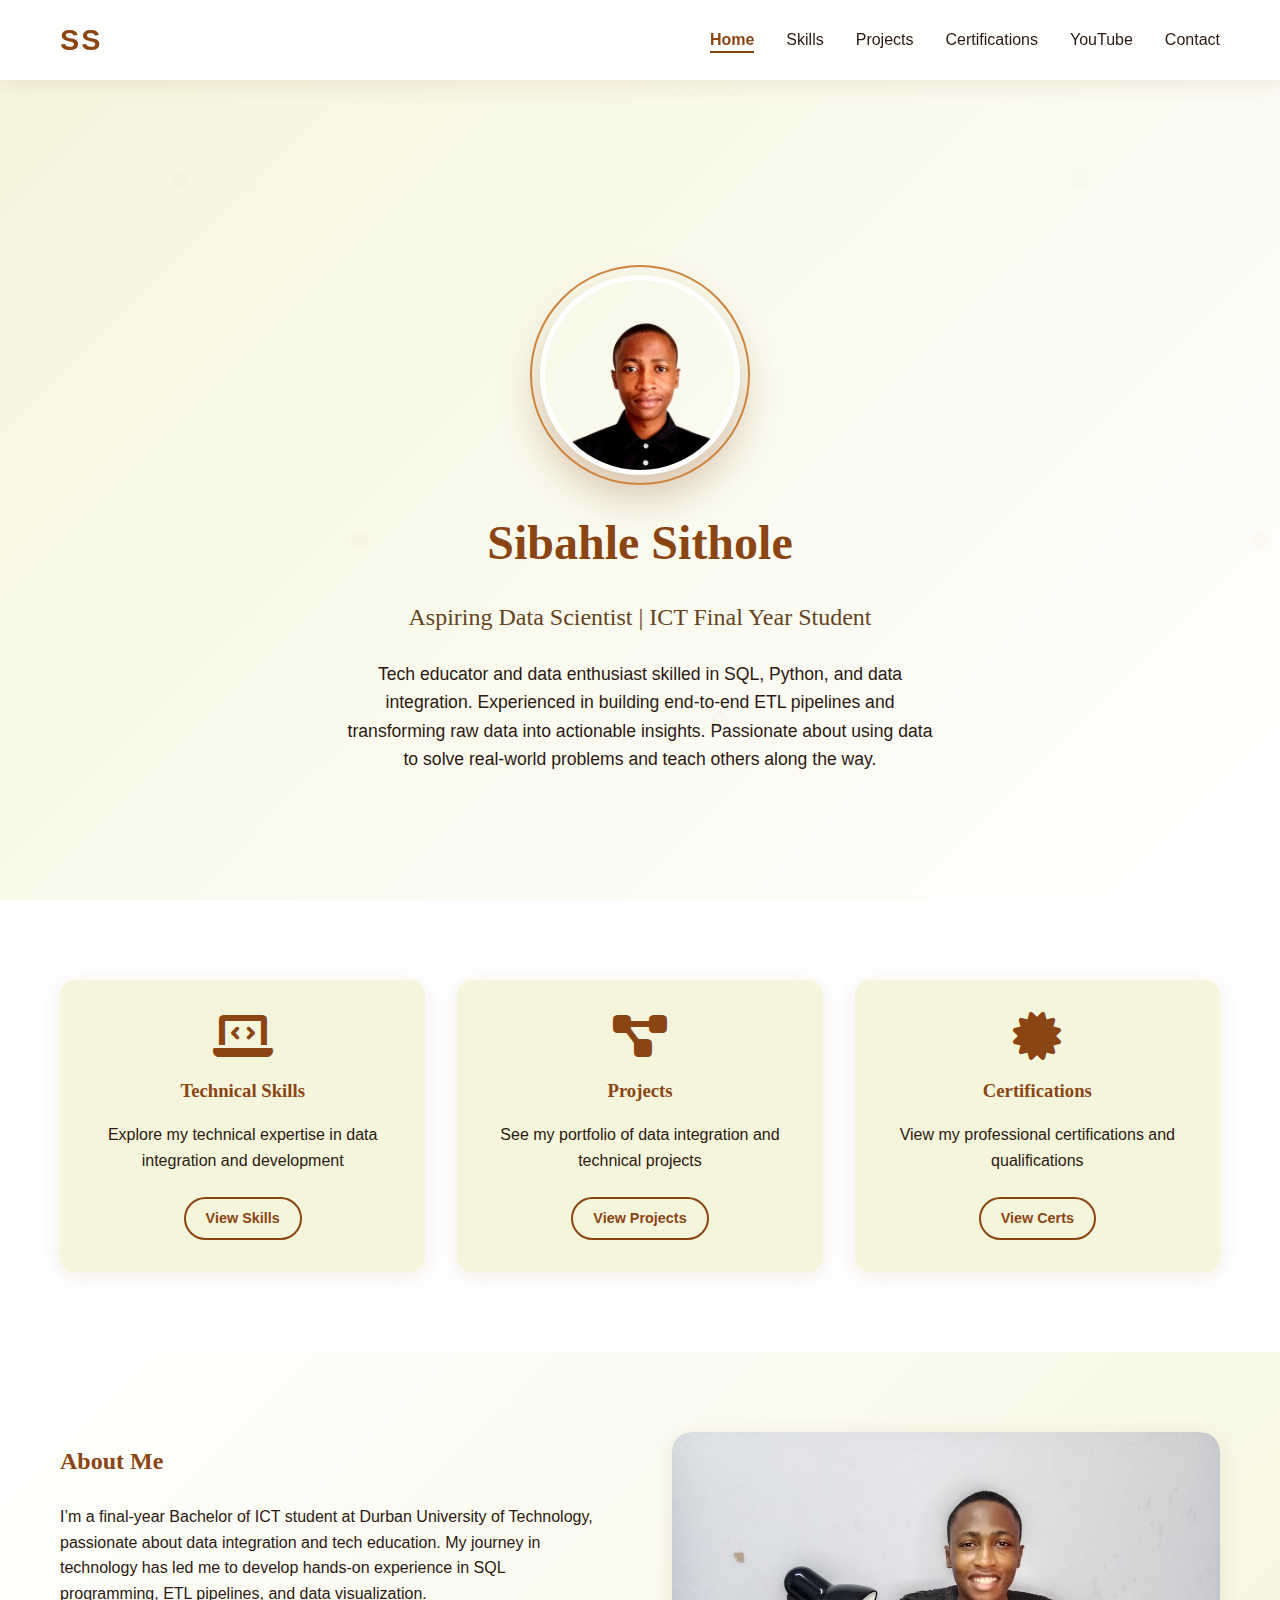
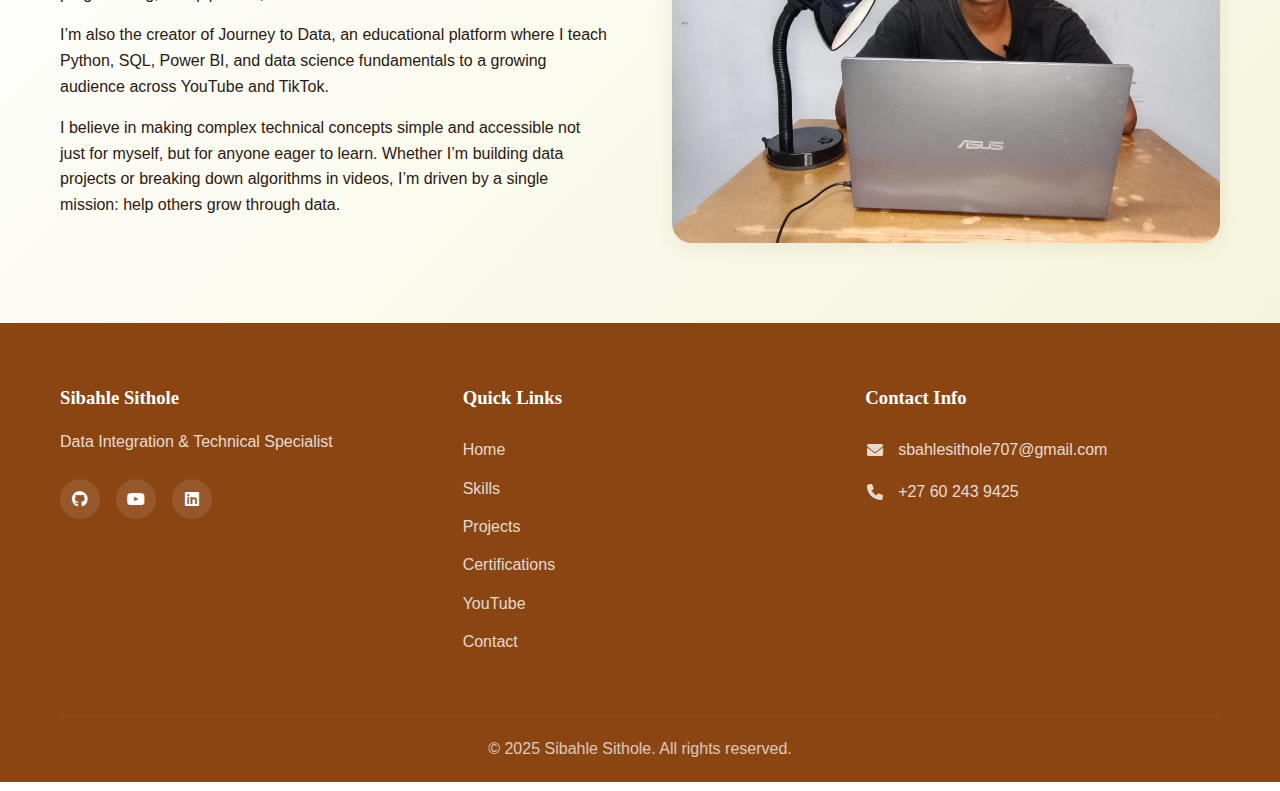
<file: index.html>
<!DOCTYPE html>
<html lang="en">
<head>
    <meta charset="UTF-8">
    <meta name="viewport" content="width=device-width, initial-scale=1.0">
    <title>Sibahle Sithole - Data Integration Specialist</title>
    <link href="https://cdnjs.cloudflare.com/ajax/libs/font-awesome/6.0.0/css/all.min.css" rel="stylesheet">
    <link href="css/styles.css" rel="stylesheet">
    <link href="css/animations.css" rel="stylesheet">
</head>
<body>
    <!-- Navigation -->
    <nav class="navbar">
        <div class="container">
            <a href="index.html" class="logo">SS</a>
            <ul class="nav-links">
                <li><a href="index.html" class="active">Home</a></li>
                <li><a href="skills.html">Skills</a></li>
                <li><a href="projects.html">Projects</a></li>
                <li><a href="certifications.html">Certifications</a></li>
                <li><a href="youtube.html">YouTube</a></li>
                <li><a href="contact.html">Contact</a></li>
            </ul>
            <div class="burger">
                <div class="line"></div>
                <div class="line"></div>
                <div class="line"></div>
            </div>
        </div>
    </nav>

    <!-- Hero Section -->
    <section class="hero">
        <div class="container">
            <div class="hero-content">
                <div class="profile-image">
                    <img src="photos/WhatsApp_Image_2025-02-24_at_16.25.56_9a5240c3-removebg-preview.png" alt="Sibahle Sithole">
                    <div class="image-border"></div>
                </div>
                <h1 class="fade-in">Sibahle Sithole</h1>
                <h2 class="fade-in delay-1">Aspiring Data Scientist | ICT Final Year Student</h2>
                <p class="fade-in delay-2">
                    Tech educator and data enthusiast skilled in SQL, Python, and data integration. Experienced in building end-to-end ETL pipelines and transforming raw data into actionable insights. Passionate about using data to solve real-world problems and teach others along the way.
                </p>
                <div class="cta-buttons fade-in delay-3"style="Display:None;">
                    <a href="projects.html" class="btn btn-primary">View Projects</a>
                    <a href="contact.html" class="btn btn-secondary">Contact Me</a>
                </div>
            </div>
        </div>
    </section>

    <!-- Quick Links Section -->
    <section class="quick-links">
        <div class="container">
            <div class="link-card">
                <i class="fas fa-laptop-code"></i>
                <h3>Technical Skills</h3>
                <p>Explore my technical expertise in data integration and development</p>
                <a href="skills.html" class="btn btn-outline">View Skills</a>
            </div>
            <div class="link-card">
                <i class="fas fa-project-diagram"></i>
                <h3>Projects</h3>
                <p>See my portfolio of data integration and technical projects</p>
                <a href="projects.html" class="btn btn-outline">View Projects</a>
            </div>
            <div class="link-card">
                <i class="fas fa-certificate"></i>
                <h3>Certifications</h3>
                <p>View my professional certifications and qualifications</p>
                <a href="certifications.html" class="btn btn-outline">View Certs</a>
            </div>
        </div>
    </section>

    <!-- About Section -->
    <section class="about">
        <div class="container">
            <div class="about-content">
                <div class="about-text">
                    <h2>About Me</h2>
                    <p>
                        I’m a final-year Bachelor of ICT student at Durban University of Technology, passionate about data 
                        integration and tech education. My journey in technology has led me to develop hands-on experience 
                        in SQL programming, ETL pipelines, and data visualization.
                    </p>
                    <p>
                        I’m also the creator of Journey to Data, an educational platform where I teach Python, SQL, Power BI,
                        and data science fundamentals to a growing audience across YouTube and TikTok.
                    </p>
                    <p>
                        I believe in making complex technical concepts simple and accessible not just for myself, but for 
                        anyone eager to learn. Whether I’m building data projects or breaking down algorithms in videos, 
                        I’m driven by a single mission: help others grow through data.
                    </p>
                </div>
                <div class="about-image">
                    <div class="image-container">
                        <img src="photos/WhatsApp Image 2025-06-08 at 05.38.42_e31dd56e.jpg" alt="About Sibahle">
                    </div>
                </div>
            </div>
        </div>
    </section>

    <!-- Footer -->
    <footer>
        <div class="container">
            <div class="footer-content">
                <div class="footer-about">
                    <h3>Sibahle Sithole</h3>
                    <p>Data Integration & Technical Specialist</p>
                    <div class="social-links">
                        <a href="https://github.com/Sibahle01" target="_blank"><i class="fab fa-github"></i></a>
                        <a href="https://youtube.com/@JourneytoData-h7u" target="_blank"><i class="fab fa-youtube"></i></a>
                        <a href="https://www.linkedin.com/in/sibahle-sithole-a6897625a/" target="_blank"><i class="fab fa-linkedin"></i></a>
                    </div>
                </div>
                <div class="footer-links">
                    <h3>Quick Links</h3>
                    <ul>
                        <li><a href="index.html">Home</a></li>
                        <li><a href="skills.html">Skills</a></li>
                        <li><a href="projects.html">Projects</a></li>
                        <li><a href="certifications.html">Certifications</a></li>
                        <li><a href="youtube.html">YouTube</a></li>
                        <li><a href="contact.html">Contact</a></li>
                    </ul>
                </div>
                <div class="footer-contact">
                    <h3>Contact Info</h3>
                    <p><i class="fas fa-envelope"></i> sbahlesithole707@gmail.com</p>
                    <p><i class="fas fa-phone"></i> +27 60 243 9425</p>
                </div>
            </div>
            <div class="footer-bottom">
                <p>&copy; 2025 Sibahle Sithole. All rights reserved.</p>
            </div>
        </div>
    </footer>

    <script src="js/main.js"></script>
    <script src="js/particles.js"></script>
</body>
</html>
</file>
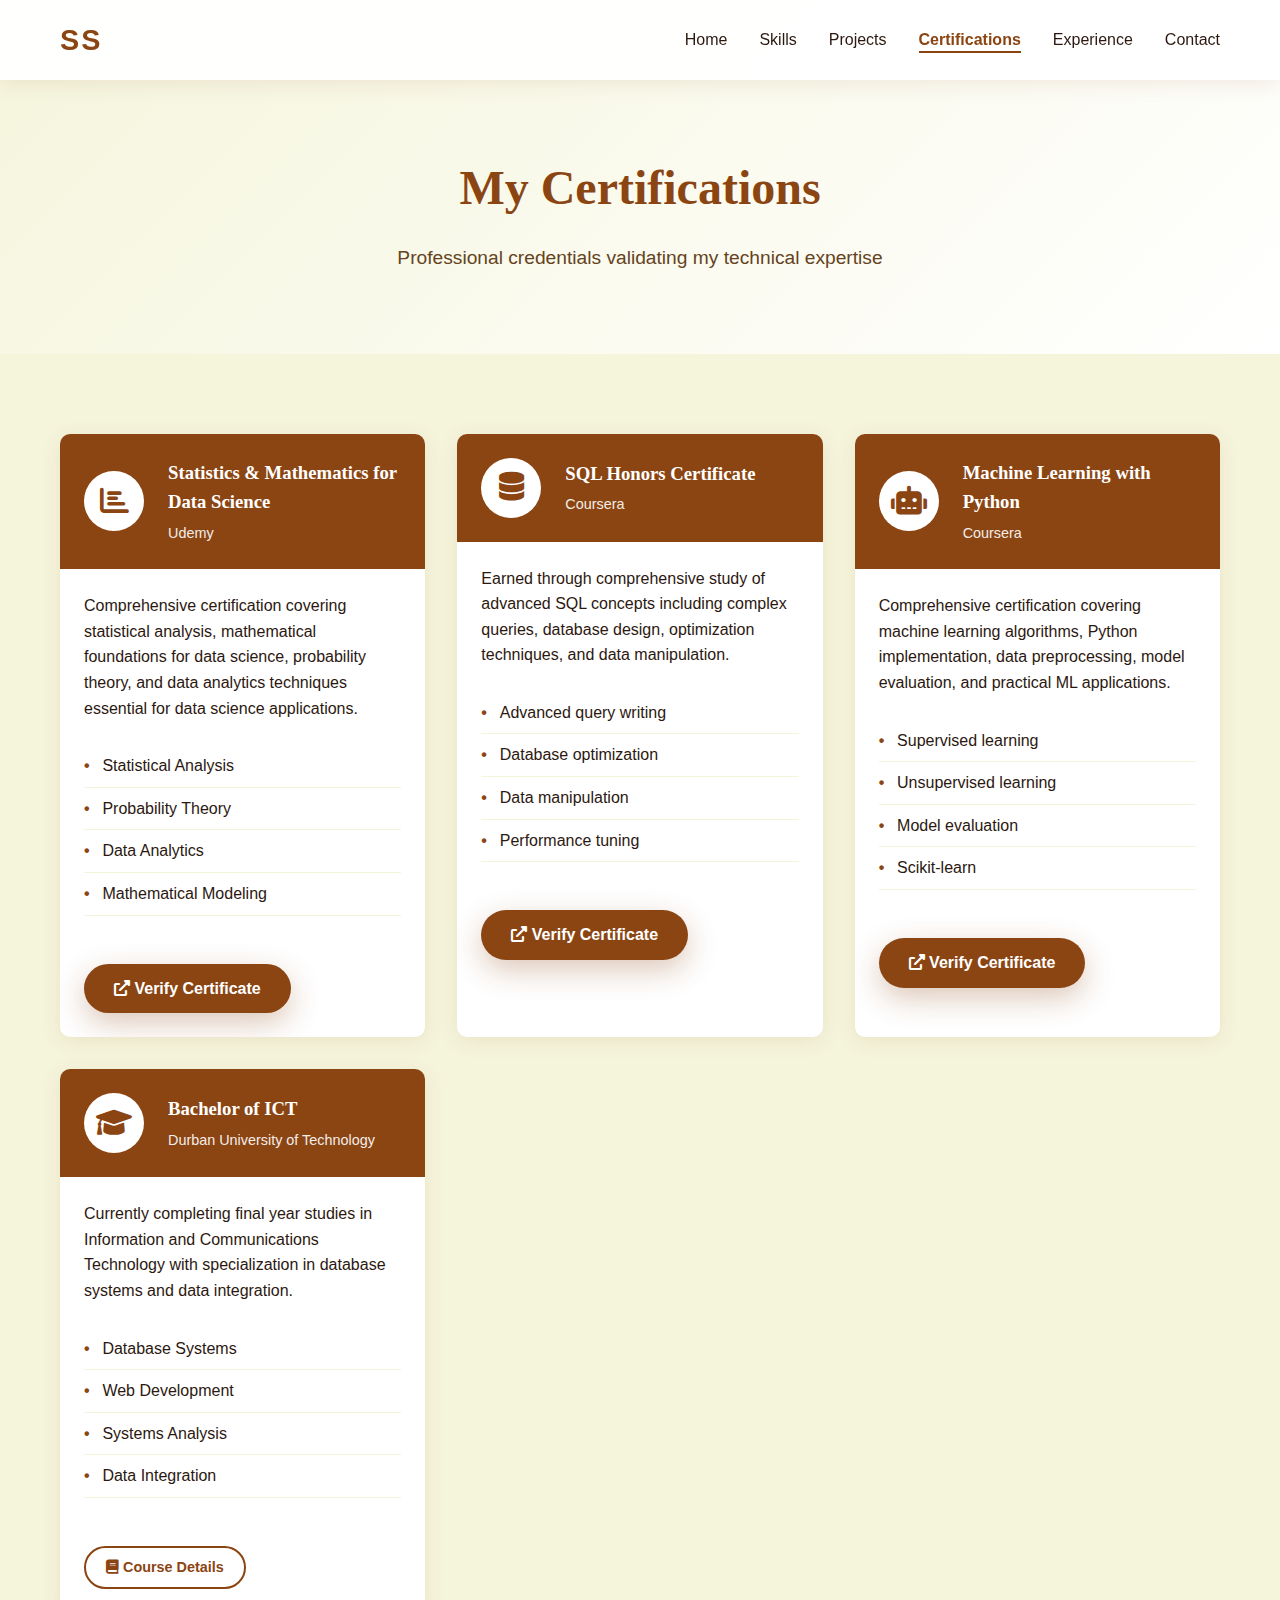
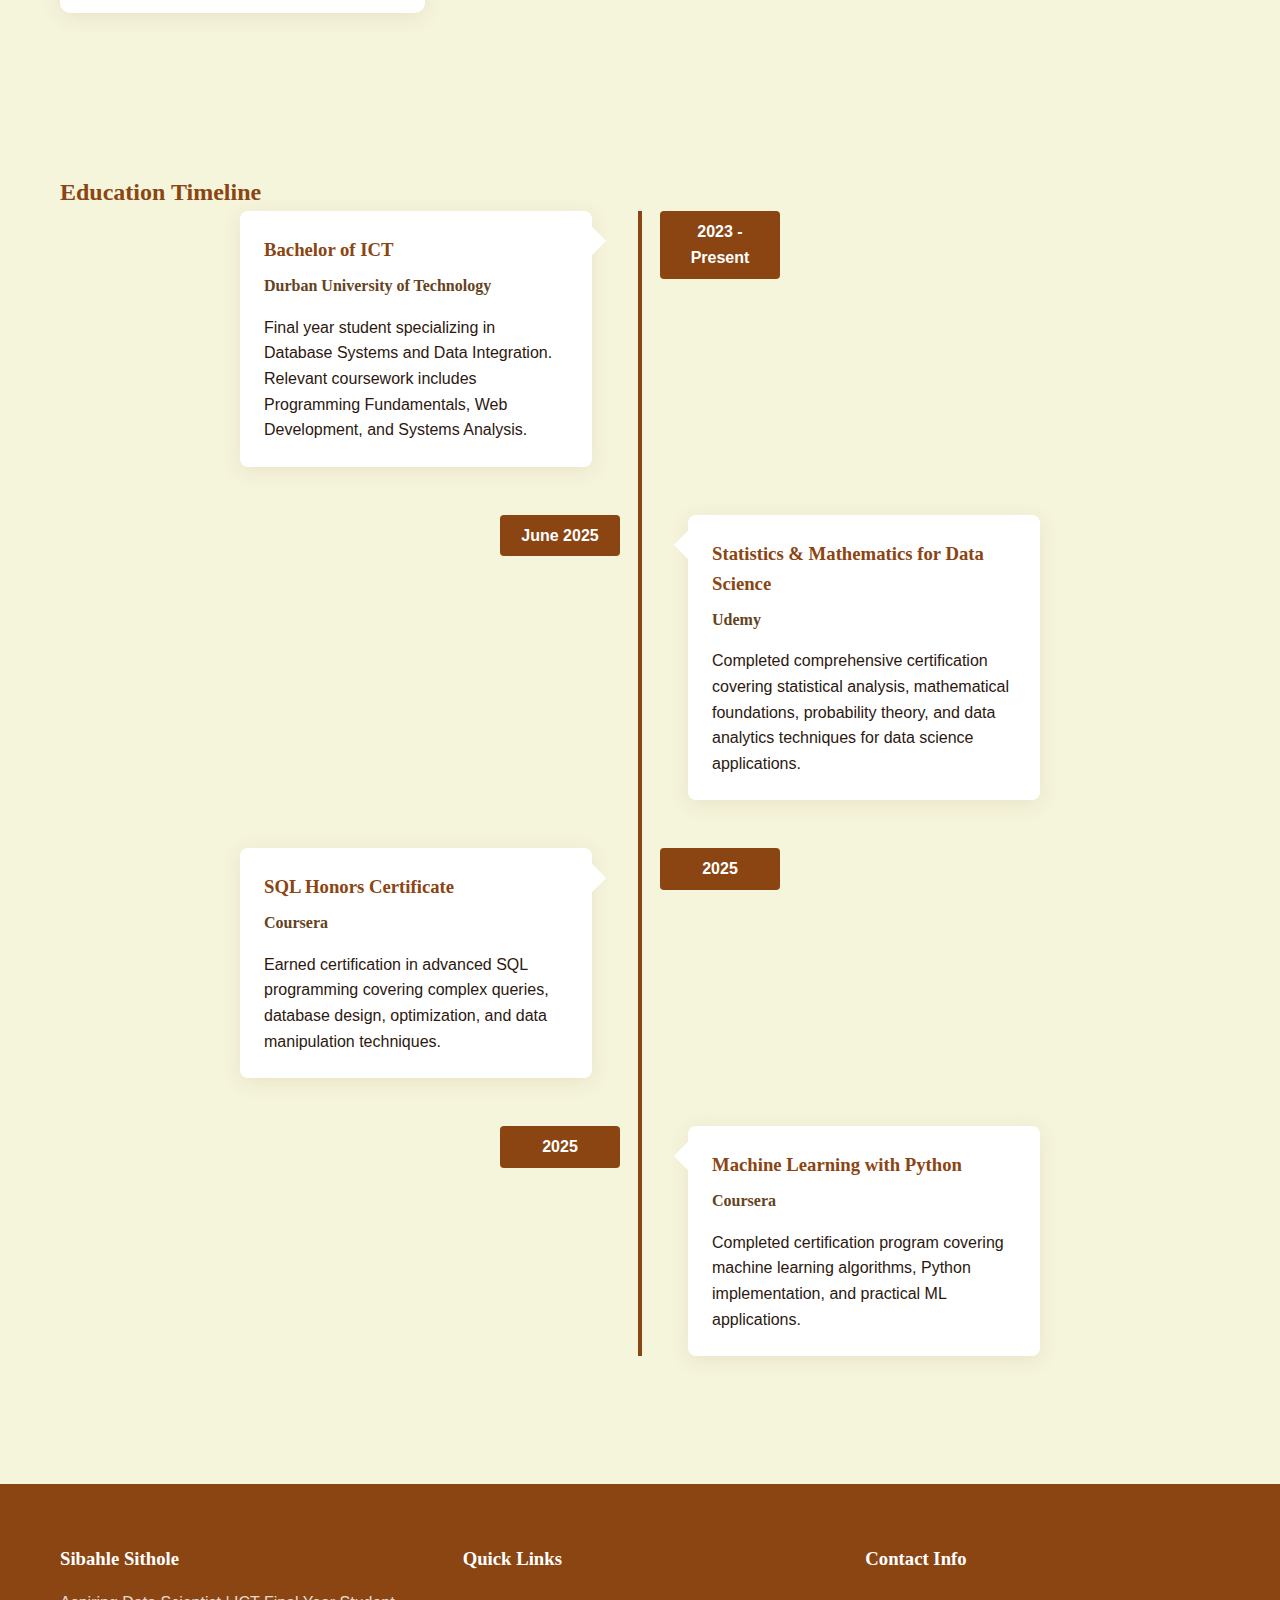
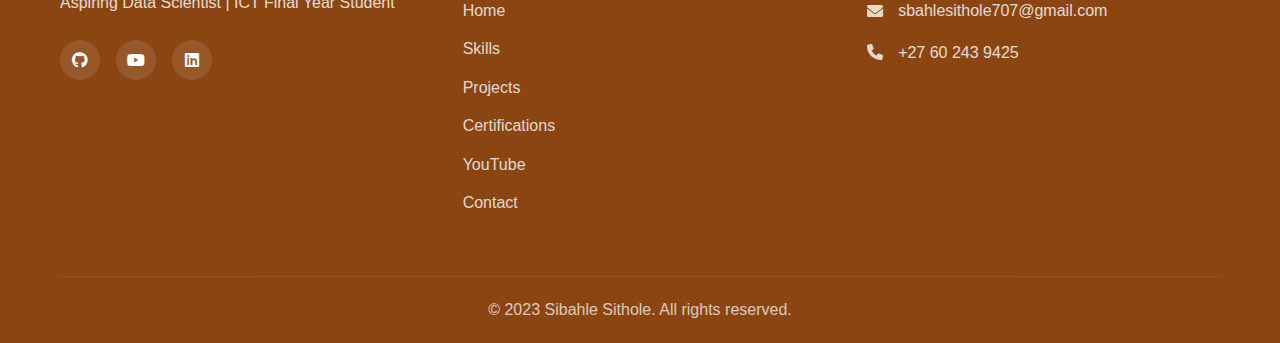
<file: certifications.html>
<!DOCTYPE html>
<html lang="en">
<head>
    <meta charset="UTF-8">
    <meta name="viewport" content="width=device-width, initial-scale=1.0">
    <title>Certifications | Sibahle Sithole</title>
    <link href="https://cdnjs.cloudflare.com/ajax/libs/font-awesome/6.0.0/css/all.min.css" rel="stylesheet">
    <link href="css/styles.css" rel="stylesheet">
</head>
<body>
    <!-- Navigation -->
    <nav class="navbar">
        <div class="container">
            <a href="index.html" class="logo">SS</a>
            <ul class="nav-links">
                <li><a href="index.html">Home</a></li>
                <li><a href="skills.html">Skills</a></li>
                <li><a href="projects.html">Projects</a></li>
                <li><a href="certifications.html" class="active">Certifications</a></li>
                <li><a href="Work Experience.html">Experience</a></li>
                <li><a href="contact.html">Contact</a></li>
            </ul>
            <div class="burger">
                <div class="line"></div>
                <div class="line"></div>
                <div class="line"></div>
            </div>
        </div>
    </nav>

    <!-- Certifications Hero -->
    <section class="page-hero">
        <div class="container">
            <h1>My Certifications</h1>
            <p>Professional credentials validating my technical expertise</p>
        </div>
    </section>

    <!-- Certifications Grid -->
    <section class="certifications-section">
        <div class="container">
            <div class="certifications-grid">
                <!-- Statistics & Mathematics Certification -->
                <div class="certification-card">
                    <div class="certification-header">
                        <div class="certification-icon">
                            <i class="fas fa-chart-bar"></i>
                        </div>
                        <div class="certification-title">
                            <h3>Statistics & Mathematics for Data Science</h3>
                            <p>Udemy</p>
                        </div>
                    </div>
                    <div class="certification-body">
                        <p>
                            Comprehensive certification covering statistical analysis, mathematical foundations for data science, 
                            probability theory, and data analytics techniques essential for data science applications.
                        </p>
                        <ul class="certification-skills">
                            <li>Statistical Analysis</li>
                            <li>Probability Theory</li>
                            <li>Data Analytics</li>
                            <li>Mathematical Modeling</li>
                        </ul>
                    </div>
                    <div class="certification-footer">
                        <a href="https://www.udemy.com/certificate/UC-cc0c7c4c-7579-4d88-a259-6da7441b5948/" class="btn btn-primary" target="_blank">
                            <i class="fas fa-external-link-alt"></i> Verify Certificate
                        </a>
                    </div>
                </div>

                <!-- SQL Certification -->
                <div class="certification-card">
                    <div class="certification-header">
                        <div class="certification-icon">
                            <i class="fas fa-database"></i>
                        </div>
                        <div class="certification-title">
                            <h3>SQL Honors Certificate</h3>
                            <p>Coursera</p>
                        </div>
                    </div>
                    <div class="certification-body">
                        <p>
                            Earned through comprehensive study of advanced SQL concepts including complex queries, 
                            database design, optimization techniques, and data manipulation.
                        </p>
                        <ul class="certification-skills">
                            <li>Advanced query writing</li>
                            <li>Database optimization</li>
                            <li>Data manipulation</li>
                            <li>Performance tuning</li>
                        </ul>
                    </div>
                    <div class="certification-footer">
                        <a href="https://coursera.org/share/e0cb510725b3b7ccecda4ff72b42e618" class="btn btn-primary" target="_blank">
                            <i class="fas fa-external-link-alt"></i> Verify Certificate
                        </a>
                    </div>
                </div>

                <!-- Machine Learning Certification -->
                <div class="certification-card">
                    <div class="certification-header">
                        <div class="certification-icon">
                            <i class="fas fa-robot"></i>
                        </div>
                        <div class="certification-title">
                            <h3>Machine Learning with Python</h3>
                            <p>Coursera</p>
                        </div>
                    </div>
                    <div class="certification-body">
                        <p>
                            Comprehensive certification covering machine learning algorithms, Python implementation, 
                            data preprocessing, model evaluation, and practical ML applications.
                        </p>
                        <ul class="certification-skills">
                            <li>Supervised learning</li>
                            <li>Unsupervised learning</li>
                            <li>Model evaluation</li>
                            <li>Scikit-learn</li>
                        </ul>
                    </div>
                    <div class="certification-footer">
                        <a href="https://coursera.org/share/e16955fb586e6a21e02dade9a192cc99" class="btn btn-primary" target="_blank">
                            <i class="fas fa-external-link-alt"></i> Verify Certificate
                        </a>
                    </div>
                </div>

                <!-- University Education -->
                <div class="certification-card">
                    <div class="certification-header">
                        <div class="certification-icon">
                            <i class="fas fa-graduation-cap"></i>
                        </div>
                        <div class="certification-title">
                            <h3>Bachelor of ICT</h3>
                            <p>Durban University of Technology</p>
                        </div>
                    </div>
                    <div class="certification-body">
                        <p>
                            Currently completing final year studies in Information and Communications Technology 
                            with specialization in database systems and data integration.
                        </p>
                        <ul class="certification-skills">
                            <li>Database Systems</li>
                            <li>Web Development</li>
                            <li>Systems Analysis</li>
                            <li>Data Integration</li>
                        </ul>
                    </div>
                    <div class="certification-footer">
                        <a href="https://www.dut.ac.za/wp-content/uploads/career_leaflets/FAI%20ICT%20BICT.pdf" class="btn btn-outline">
                            <i class="fas fa-book"></i> Course Details
                        </a>
                    </div>
                </div>
            </div>
        </div>
    </section>

    <!-- Education Timeline -->
    <section class="education-timeline">
        <div class="container">
            <h2 class="section-title">Education Timeline</h2>
            <div class="timeline">
                <div class="timeline-item">
                    <div class="timeline-date">2023 - Present</div>
                    <div class="timeline-content">
                        <h3>Bachelor of ICT</h3>
                        <h4>Durban University of Technology</h4>
                        <p>
                            Final year student specializing in Database Systems and Data Integration. 
                            Relevant coursework includes Programming Fundamentals, Web Development, 
                            and Systems Analysis.
                        </p>
                    </div>
                </div>
                <div class="timeline-item">
                    <div class="timeline-date">June 2025</div>
                    <div class="timeline-content">
                        <h3>Statistics & Mathematics for Data Science</h3>
                        <h4>Udemy</h4>
                        <p>
                            Completed comprehensive certification covering statistical analysis, mathematical foundations, 
                            probability theory, and data analytics techniques for data science applications.
                        </p>
                    </div>
                </div>
                <div class="timeline-item">
                    <div class="timeline-date">2025</div>
                    <div class="timeline-content">
                        <h3>SQL Honors Certificate</h3>
                        <h4>Coursera</h4>
                        <p>
                            Earned certification in advanced SQL programming covering complex queries, 
                            database design, optimization, and data manipulation techniques.
                        </p>
                    </div>
                </div>
                <div class="timeline-item">
                    <div class="timeline-date">2025</div>
                    <div class="timeline-content">
                        <h3>Machine Learning with Python</h3>
                        <h4>Coursera</h4>
                        <p>
                            Completed certification program covering machine learning algorithms, 
                            Python implementation, and practical ML applications.
                        </p>
                    </div>
                </div>
            </div>
        </div>
    </section>

    <!-- Footer -->
    <footer>
        <div class="container">
            <div class="footer-content">
                <div class="footer-about">
                    <h3>Sibahle Sithole</h3>
                    <p>Aspiring Data Scientist | ICT Final Year Student</p>
                    <div class="social-links">
                        <a href="https://github.com/Sibahle01" target="_blank"><i class="fab fa-github"></i></a>
                        <a href="https://youtube.com/@JourneytoData-h7u" target="_blank"><i class="fab fa-youtube"></i></a>
                        <a href="#" target="_blank"><i class="fab fa-linkedin"></i></a>
                    </div>
                </div>
                <div class="footer-links">
                    <h3>Quick Links</h3>
                    <ul>
                        <li><a href="index.html">Home</a></li>
                        <li><a href="skills.html">Skills</a></li>
                        <li><a href="projects.html">Projects</a></li>
                        <li><a href="certifications.html">Certifications</a></li>
                        <li><a href="youtube.html">YouTube</a></li>
                        <li><a href="contact.html">Contact</a></li>
                    </ul>
                </div>
                <div class="footer-contact">
                    <h3>Contact Info</h3>
                    <p><i class="fas fa-envelope"></i> sbahlesithole707@gmail.com</p>
                    <p><i class="fas fa-phone"></i> +27 60 243 9425</p>
                </div>
            </div>
            <div class="footer-bottom">
                <p>&copy; 2023 Sibahle Sithole. All rights reserved.</p>
            </div>
        </div>
    </footer>

    <script src="../js/main.js"></script>
</body>
</html>
</file>
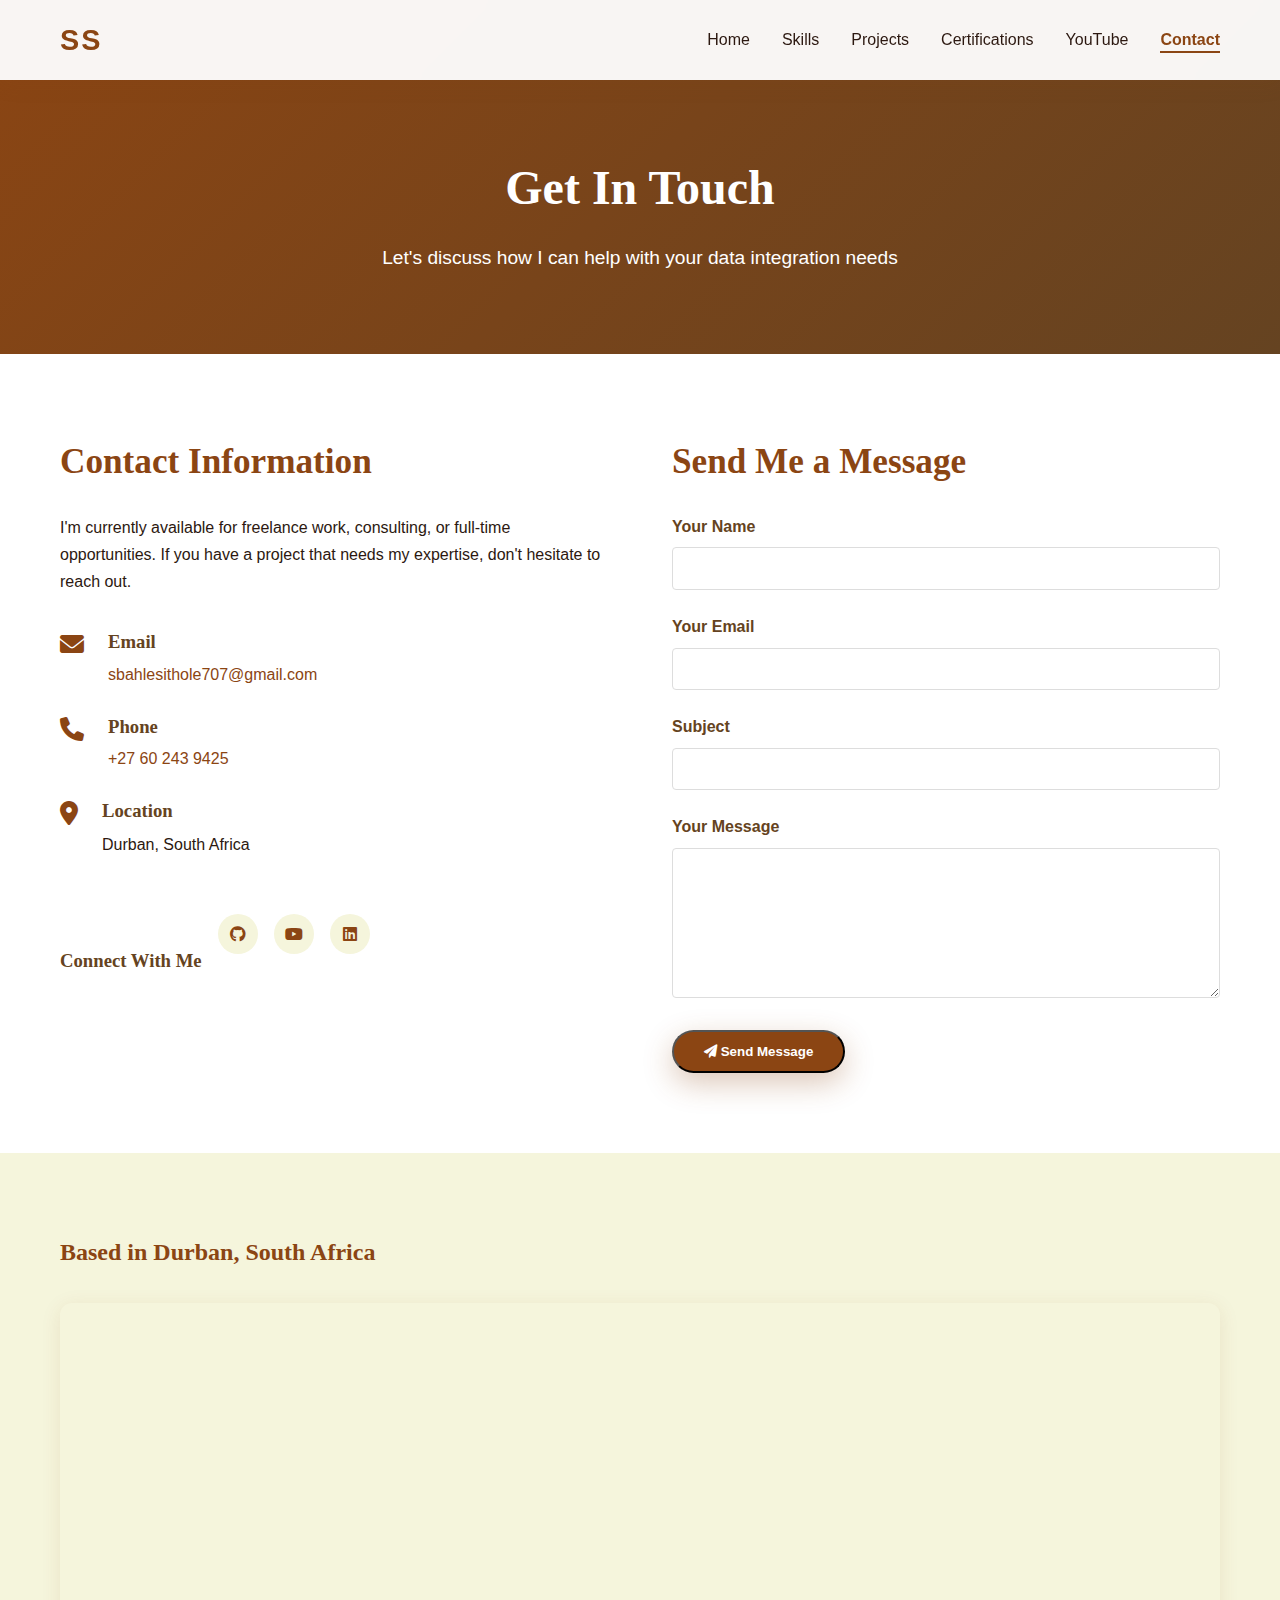
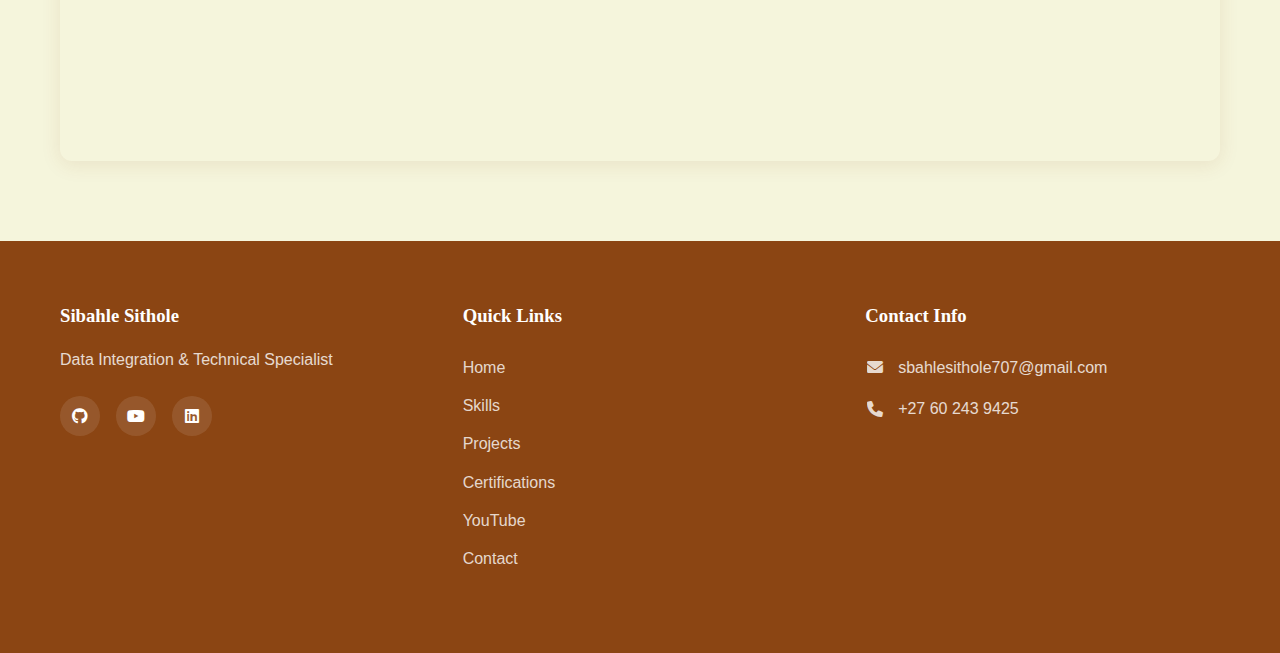
<file: contact.html>
<!DOCTYPE html>
<html lang="en">
<head>
    <meta charset="UTF-8">
    <meta name="viewport" content="width=device-width, initial-scale=1.0">
    <title>Contact | Sibahle Sithole</title>
    <link href="https://cdnjs.cloudflare.com/ajax/libs/font-awesome/6.0.0/css/all.min.css" rel="stylesheet">
    <link href="css/styles.css" rel="stylesheet">
    <link href="css/animations.css" rel="stylesheet">
</head>
<body>
    <!-- Navigation -->
    <nav class="navbar">
        <div class="container">
            <a href="index.html" class="logo">SS</a>
            <ul class="nav-links">
                <li><a href="index.html">Home</a></li>
                <li><a href="skills.html">Skills</a></li>
                <li><a href="projects.html">Projects</a></li>
                <li><a href="certifications.html">Certifications</a></li>
                <li><a href="youtube.html">YouTube</a></li>
                <li><a href="contact.html" class="active">Contact</a></li>
            </ul>
            <div class="burger">
                <div class="line"></div>
                <div class="line"></div>
                <div class="line"></div>
            </div>
        </div>
    </nav>

    <!-- Contact Hero -->
    <section class="page-hero contact-hero">
        <div class="container">
            <h1>Get In Touch</h1>
            <p>Let's discuss how I can help with your data integration needs</p>
        </div>
    </section>

    <!-- Contact Section -->
    <section class="contact-section">
        <div class="container">
            <div class="contact-content">
                <div class="contact-info">
                    <h2>Contact Information</h2>
                    <p>
                        I'm currently available for freelance work, consulting, or full-time opportunities. 
                        If you have a project that needs my expertise, don't hesitate to reach out.
                    </p>
                    
                    <div class="info-item">
                        <i class="fas fa-envelope"></i>
                        <div>
                            <h3>Email</h3>
                            <a href="mailto:sbahlesithole707@gmail.com">sbahlesithole707@gmail.com</a>
                        </div>
                    </div>
                    <div class="info-item">
                        <i class="fas fa-phone"></i>
                        <div>
                            <h3>Phone</h3>
                            <a href="tel:+27602439425">+27 60 243 9425</a>
                        </div>
                    </div>
                    <div class="info-item">
                        <i class="fas fa-map-marker-alt"></i>
                        <div>
                            <h3>Location</h3>
                            <p>Durban, South Africa</p>
                        </div>
                    </div>
                    
                    <div class="social-links">
                        <h3>Connect With Me</h3>
                        <div class="links">
                            <a href="https://github.com/Sibahle01" target="_blank">
                                <i class="fab fa-github"></i>
                            </a>
                            <a href="https://youtube.com/@JourneytoData-h7u" target="_blank">
                                <i class="fab fa-youtube"></i>
                            </a>
                            <a href="https://www.linkedin.com/in/sibahle-sithole-a6897625a/" target="_blank">
                                <i class="fab fa-linkedin"></i>
                            </a>
                        </div>
                    </div>
                </div>
                <div class="contact-form">
                    <h2>Send Me a Message</h2>
                    <form id="contactForm">
                        <div class="form-group">
                            <label for="name">Your Name</label>
                            <input type="text" id="name" name="name" required>
                        </div>
                        <div class="form-group">
                            <label for="email">Your Email</label>
                            <input type="email" id="email" name="email" required>
                        </div>
                        <div class="form-group">
                            <label for="subject">Subject</label>
                            <input type="text" id="subject" name="subject" required>
                        </div>
                        <div class="form-group">
                            <label for="message">Your Message</label>
                            <textarea id="message" name="message" rows="5" required></textarea>
                        </div>
                        <button type="submit" class="btn btn-primary">
                            <i class="fas fa-paper-plane"></i> Send Message
                        </button>
                    </form>
                </div>
            </div>
        </div>
    </section>

    <!-- Map Section -->
    <section class="map-section">
        <div class="container">
            <h2 class="section-title">Based in Durban, South Africa</h2>
            <div class="map-container">
                <iframe src="https://www.google.com/maps/embed?pb=!1m18!1m12!1m3!1d221996.8205500471!2d30.8780255!3d-29.858680399999998!2m3!1f0!2f0!3f0!3m2!1i1024!2i768!4f13.1!3m3!1m2!1s0x1ef7aad9f8a3533d%3A0x1a10a01e0a8a3f90!2sDurban!5e0!3m2!1sen!2sza!4v1681234567890!5m2!1sen!2sza" 
                        width="100%" height="450" style="border:0;" allowfullscreen="" loading="lazy"></iframe>
            </div>
        </div>
    </section>

    <!-- Footer -->
    <footer>
        <div class="container">
            <div class="footer-content">
                <div class="footer-about">
                    <h3>Sibahle Sithole</h3>
                    <p>Data Integration & Technical Specialist</p>
                    <div class="social-links">
                        <a href="https://github.com/Sibahle01" target="_blank"><i class="fab fa-github"></i></a>
                        <a href="https://youtube.com/@JourneytoData-h7u" target="_blank"><i class="fab fa-youtube"></i></a>
                        <a href="#" target="_blank"><i class="fab fa-linkedin"></i></a>
                    </div>
                </div>
                <div class="footer-links">
                    <h3>Quick Links</h3>
                    <ul>
                        <li><a href="index.html">Home</a></li>
                        <li><a href="skills.html">Skills</a></li>
                        <li><a href="projects.html">Projects</a></li>
                        <li><a href="certifications.html">Certifications</a></li>
                        <li><a href="youtube.html">YouTube</a></li>
                        <li><a href="contact.html">Contact</a></li>
                    </ul>
                </div>
                <div class="footer-contact">
                    <h3>Contact Info</h3>
                    <p><i class="fas fa-envelope"></i> sbahlesithole707@gmail.com</p>
                    <p><i class="fas fa-phone"></i> +27 60 243 9425</p
</file>
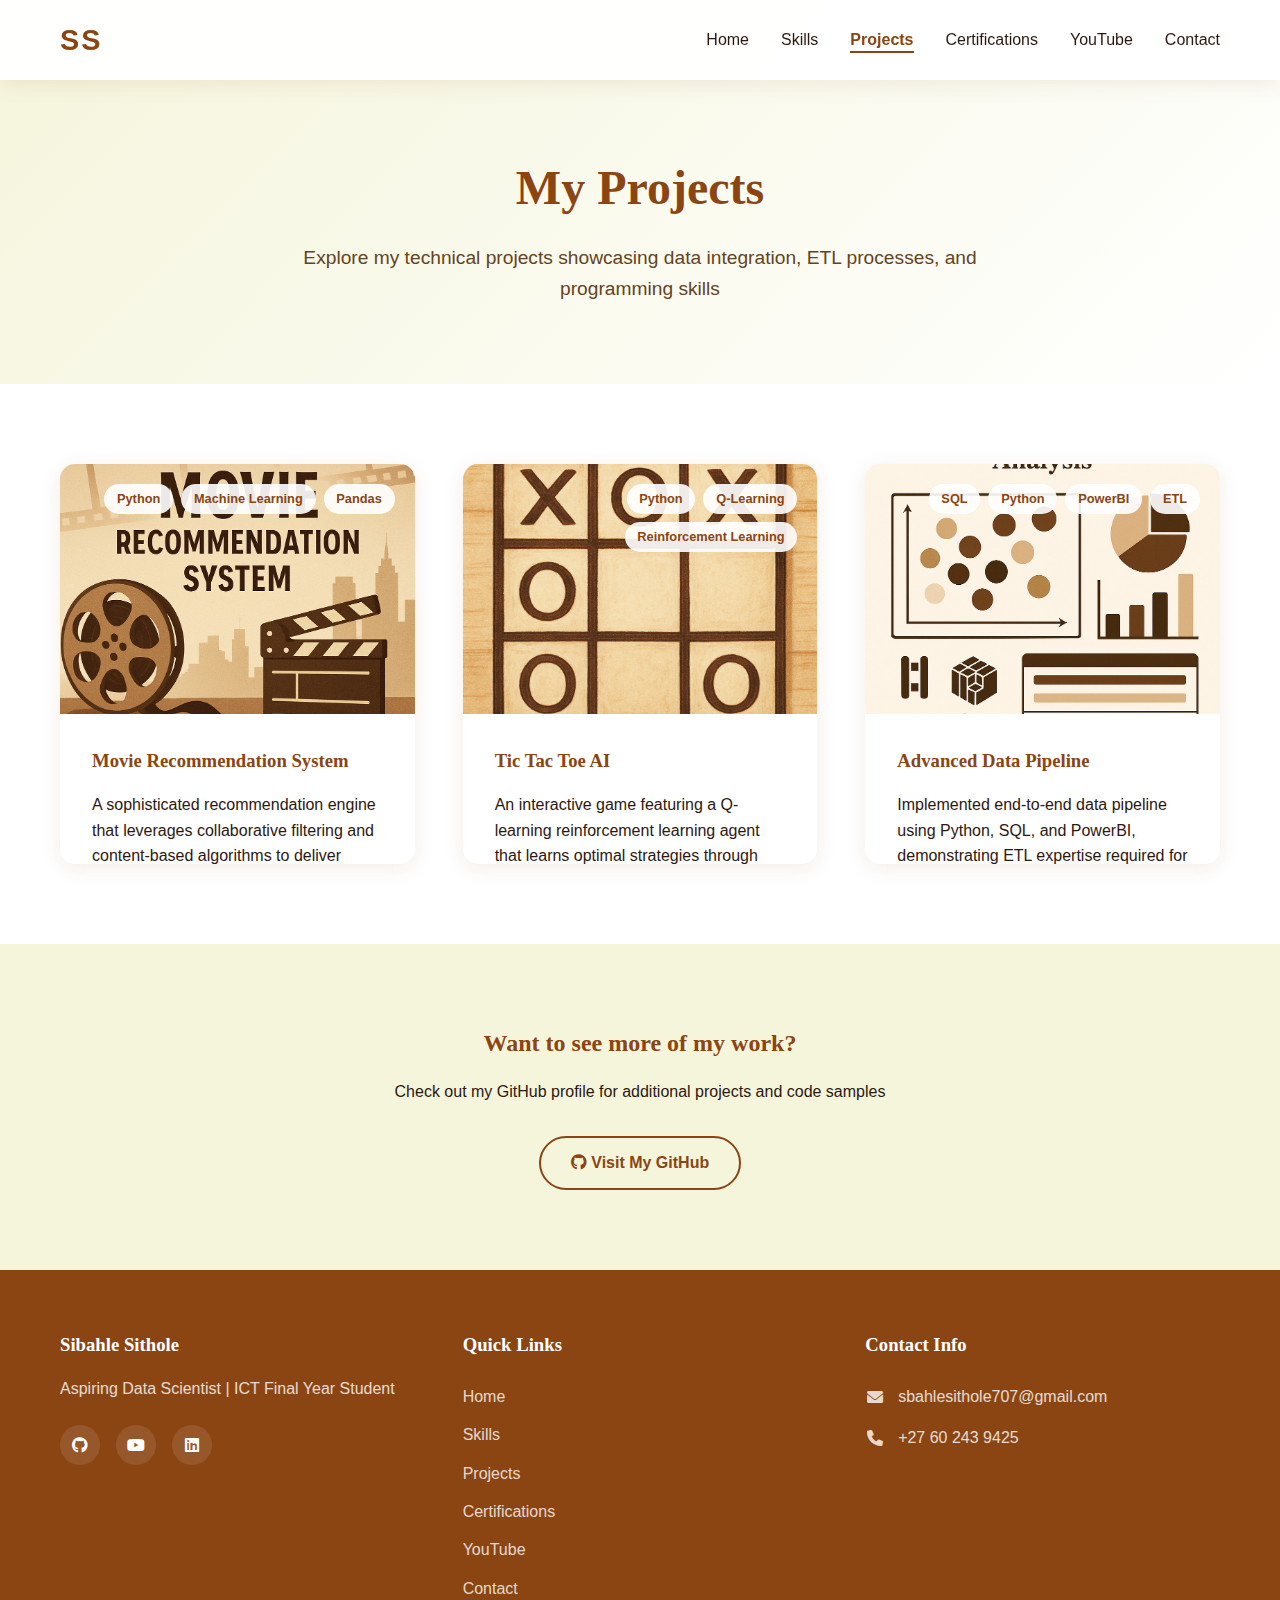
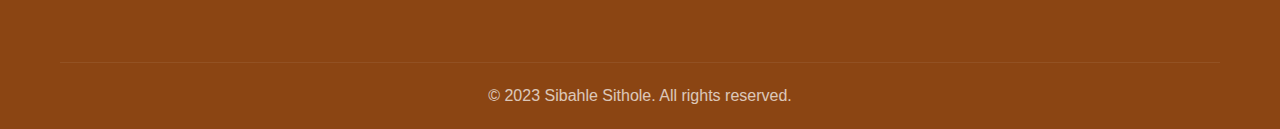
<file: projects.html>
<!DOCTYPE html>
<html lang="en">
<head>
    <meta charset="UTF-8">
    <meta name="viewport" content="width=device-width, initial-scale=1.0">
    <title>My Projects | Sibahle Sithole</title>
    <link href="https://cdnjs.cloudflare.com/ajax/libs/font-awesome/6.0.0/css/all.min.css" rel="stylesheet">
    <link href="css/styles.css" rel="stylesheet">
    <link href="css/animations.css" rel="stylesheet">
</head>
<body>
    <!-- Navigation -->
    <nav class="navbar">
        <div class="container">
            <a href="index.html" class="logo">SS</a>
            <ul class="nav-links">
                <li><a href="index.html">Home</a></li>
                <li><a href="skills.html">Skills</a></li>
                <li><a href="projects.html" class="active">Projects</a></li>
                <li><a href="certifications.html">Certifications</a></li>
                <li><a href="youtube.html">YouTube</a></li>
                <li><a href="contact.html">Contact</a></li>
            </ul>
            <div class="burger">
                <div class="line"></div>
                <div class="line"></div>
                <div class="line"></div>
            </div>
        </div>
    </nav>

    <!-- Projects Hero -->
    <section class="page-hero">
        <div class="container">
            <h1>My Projects</h1>
            <p>Explore my technical projects showcasing data integration, ETL processes, and programming skills</p>
        </div>
    </section>

    <!-- Projects Grid -->
    <section class="projects-grid">
        <div class="container">
            <!-- Movie Recommendation System -->
            <div class="project-card">
                <div class="project-image">
                    <div class="tech-tags">
                        <span>Python</span>
                        <span>Machine Learning</span>
                        <span>Pandas</span>
                    </div>
                    <img src="photos/GPT_Image_1_movie_recommendation_system_brown_and_white_theme_0.webp" alt="Movie Recommendation System">
                </div>
                <div class="project-content">
                    <h3>Movie Recommendation System</h3>
                    <p>
                        A sophisticated recommendation engine that leverages collaborative filtering and content-based 
                        algorithms to deliver personalized movie suggestions. Analyzes user preferences and movie metadata 
                        to create highly accurate recommendations.
                    </p>
                    <div class="project-links">
                        <a href="https://github.com/Sibahle01/Movie-Recommendations" class="btn btn-primary" target="_blank">
                            <i class="fab fa-github"></i> View Code
                        </a>
                    </div>
                </div>
            </div>

            <!-- Tic Tac Toe AI -->
            <div class="project-card">
                <div class="project-image">
                    <div class="tech-tags">
                        <span>Python</span>
                        <span>Q-Learning</span>
                        <span>Reinforcement Learning</span>
                    </div>
                    <img src="photos/GPT_Image_1_tic_tac_toe_brown_and_white_theme_0.webp" alt="Tic Tac Toe AI">
                </div>
                <div class="project-content">
                    <h3>Tic Tac Toe AI</h3>
                    <p>
                        An interactive game featuring a Q-learning reinforcement learning agent that learns optimal 
                        strategies through self-play. Demonstrates advanced decision-making capabilities using 
                        epsilon-greedy exploration and the Bellman equation.
                    </p>
                    <div class="project-links">
                        <a href="https://github.com/Sibahle01/Tic-Tac-Toe" class="btn btn-primary" target="_blank">
                            <i class="fab fa-github"></i> View Code
                        </a>
                    </div>
                </div>
            </div>

            <!-- Data Pipeline Project -->
            <div class="project-card">
                <div class="project-image">
                    <div class="tech-tags">
                        <span>SQL</span>
                        <span>Python</span>
                        <span>PowerBI</span>
                        <span>ETL</span>
                    </div>
                    <img src="photos/4f25b49f-a98a-452e-bdf0-ef43ed1cb7ab.png" alt="Data Pipeline Project">
                </div>
                <div class="project-content">
                    <h3>Advanced Data Pipeline</h3>
                    <p>
                        Implemented end-to-end data pipeline using Python, SQL, and PowerBI, demonstrating ETL expertise 
                        required for medical surveillance systems. Created data integration workflows to merge information 
                        from multiple sources into a centralized system.
                    </p>
                    <div class="project-links">
                        <a href="https://customer-analytics-fami.vercel.app/" class="btn btn-primary" target="_blank">
                            <i class="fas fa-external-link-alt"></i> View Details
                        </a>
                    </div>
                </div>
            </div>
        </div>
    </section>

    <!-- CTA Section -->
    <section class="cta">
        <div class="container">
            <h2>Want to see more of my work?</h2>
            <p>Check out my GitHub profile for additional projects and code samples</p>
            <a href="https://github.com/Sibahle01" class="btn btn-secondary" target="_blank">
                <i class="fab fa-github"></i> Visit My GitHub
            </a>
        </div>
    </section>

    <!-- Footer -->
    <footer>
        <div class="container">
            <div class="footer-content">
                <div class="footer-about">
                    <h3>Sibahle Sithole</h3>
                    <p>Aspiring Data Scientist | ICT Final Year Student</p>
                    <div class="social-links">
                        <a href="https://github.com/Sibahle01" target="_blank"><i class="fab fa-github"></i></a>
                        <a href="https://youtube.com/@JourneytoData-h7u" target="_blank"><i class="fab fa-youtube"></i></a>
                        <a href="#" target="_blank"><i class="fab fa-linkedin"></i></a>
                    </div>
                </div>
                <div class="footer-links">
                    <h3>Quick Links</h3>
                    <ul>
                        <li><a href="index.html">Home</a></li>
                        <li><a href="skills.html">Skills</a></li>
                        <li><a href="projects.html">Projects</a></li>
                        <li><a href="certifications.html">Certifications</a></li>
                        <li><a href="youtube.html">YouTube</a></li>
                        <li><a href="contact.html">Contact</a></li>
                    </ul>
                </div>
                <div class="footer-contact">
                    <h3>Contact Info</h3>
                    <p><i class="fas fa-envelope"></i> sbahlesithole707@gmail.com</p>
                    <p><i class="fas fa-phone"></i> +27 60 243 9425</p>
                </div>
            </div>
            <div class="footer-bottom">
                <p>&copy; 2023 Sibahle Sithole. All rights reserved.</p>
            </div>
        </div>
    </footer>

    <script src="../js/main.js"></script>
</body>
</html>
</file>
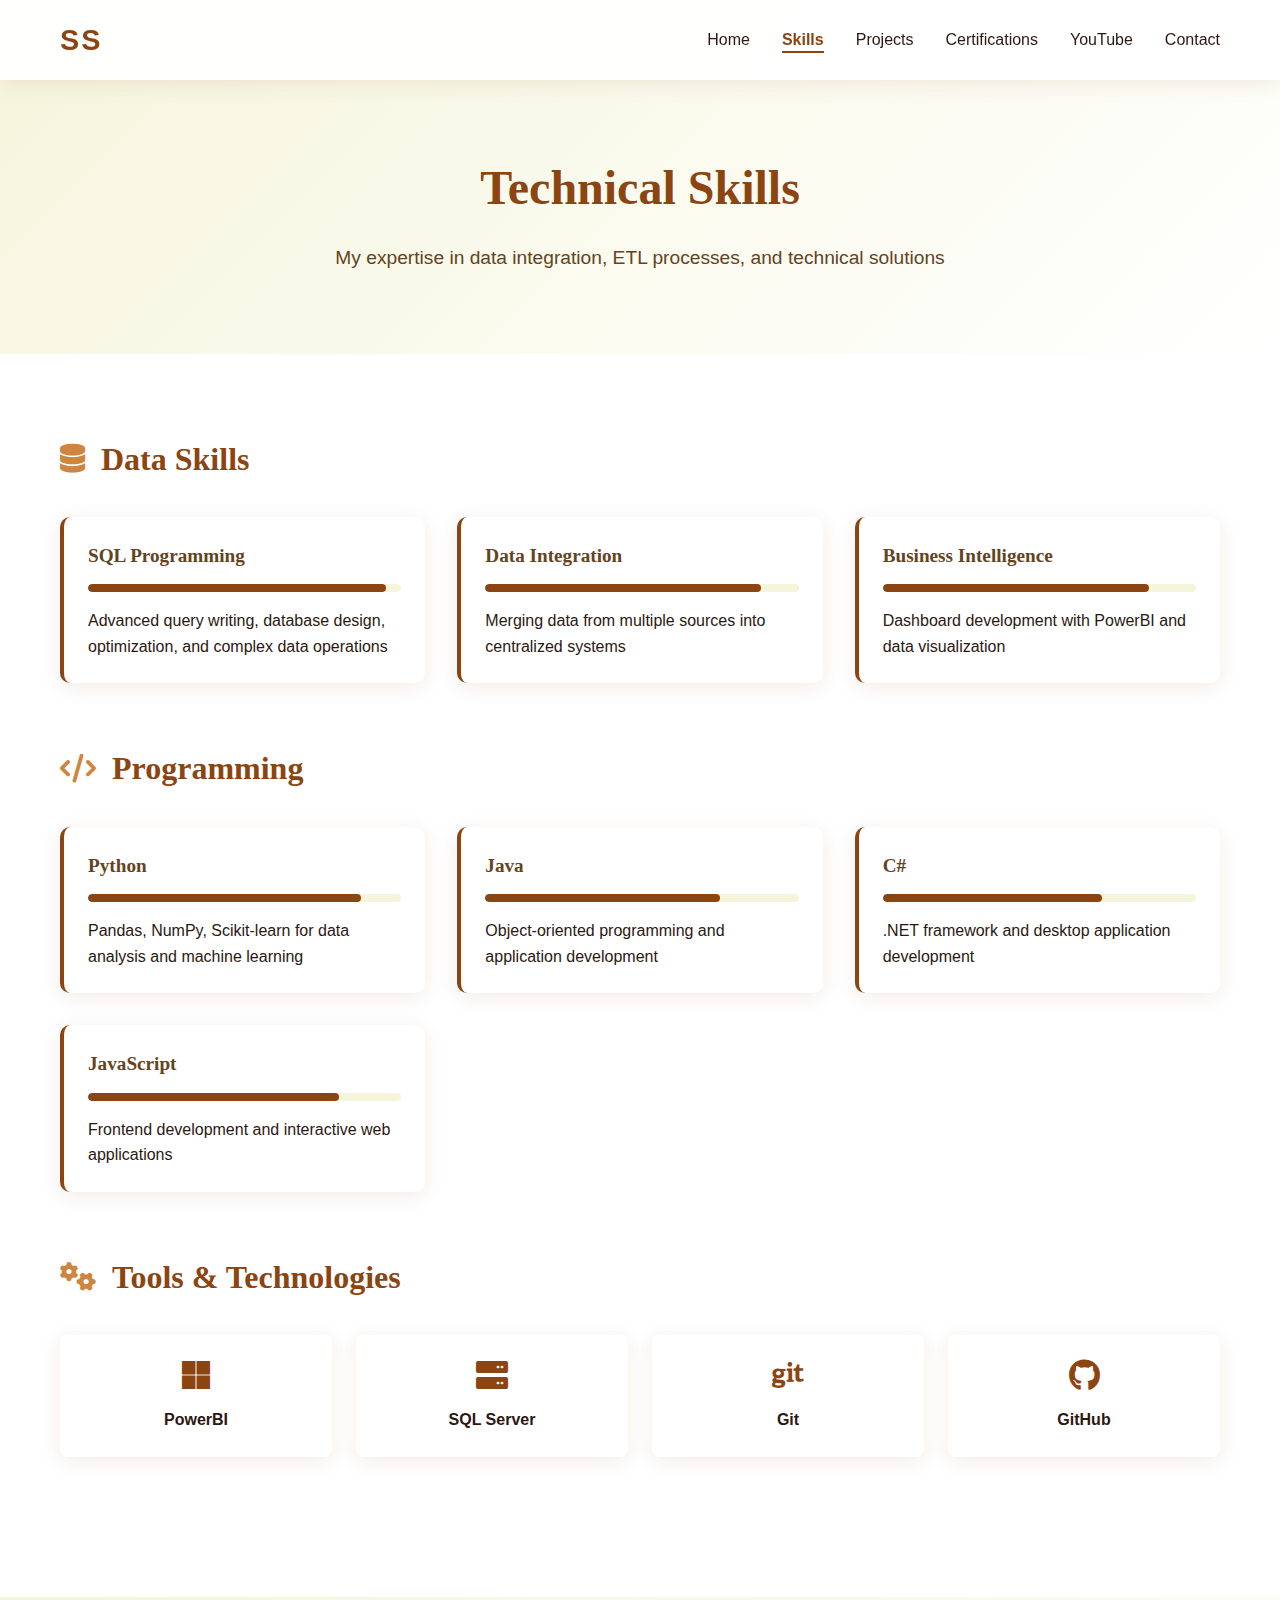
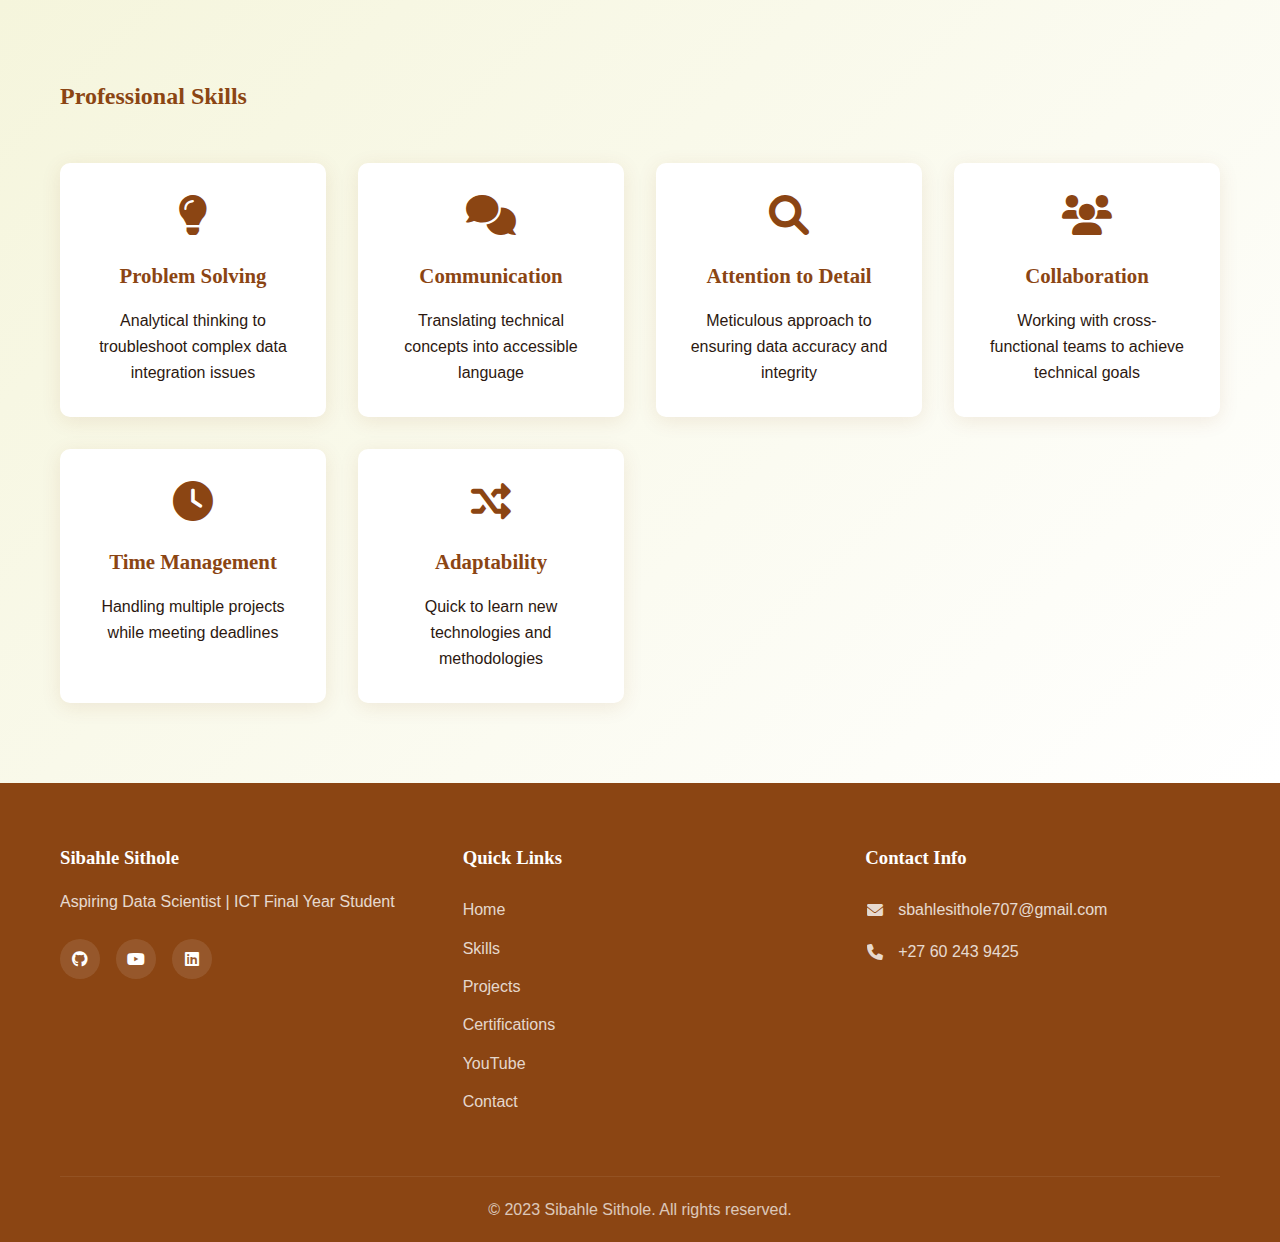
<file: skills.html>
<!DOCTYPE html>
<html lang="en">
<head>
    <meta charset="UTF-8">
    <meta name="viewport" content="width=device-width, initial-scale=1.0">
    <title>Technical Skills | Sibahle Sithole</title>
    <link href="https://cdnjs.cloudflare.com/ajax/libs/font-awesome/6.0.0/css/all.min.css" rel="stylesheet">
    <link href="css/styles.css" rel="stylesheet">
    <link href="css/animations.css" rel="stylesheet">
</head>
<body>
    <!-- Navigation -->
    <nav class="navbar">
        <div class="container">
            <a href="index.html" class="logo">SS</a>
            <ul class="nav-links">
                <li><a href="index.html">Home</a></li>
                <li><a href="skills.html" class="active">Skills</a></li>
                <li><a href="projects.html">Projects</a></li>
                <li><a href="certifications.html">Certifications</a></li>
                <li><a href="youtube.html">YouTube</a></li>
                <li><a href="contact.html">Contact</a></li>
            </ul>
            <div class="burger">
                <div class="line"></div>
                <div class="line"></div>
                <div class="line"></div>
            </div>
        </div>
    </nav>

    <!-- Skills Hero -->
    <section class="page-hero">
        <div class="container">
            <h1>Technical Skills</h1>
            <p>My expertise in data integration, ETL processes, and technical solutions</p>
        </div>
    </section>

    <!-- Technical Skills Section -->
    <section class="technical-skills">
        <div class="container">
            <div class="skills-category">
                <h2><i class="fas fa-database"></i> Data Skills</h2>
                <div class="skills-grid">
                    <div class="skill-item">
                        <h3>SQL Programming</h3>
                        <div class="skill-bar">
                            <div class="skill-level" style="width: 95%;"></div>
                        </div>
                        <p>Advanced query writing, database design, optimization, and complex data operations</p>
                    </div>
                    <div class="skill-item">
                        <h3>Data Integration</h3>
                        <div class="skill-bar">
                            <div class="skill-level" style="width: 88%;"></div>
                        </div>
                        <p>Merging data from multiple sources into centralized systems</p>
                    </div>
                    <div class="skill-item">
                        <h3>Business Intelligence</h3>
                        <div class="skill-bar">
                            <div class="skill-level" style="width: 85%;"></div>
                        </div>
                        <p>Dashboard development with PowerBI and data visualization</p>
                    </div>
                </div>
            </div>

            <div class="skills-category">
                <h2><i class="fas fa-code"></i> Programming</h2>
                <div class="skills-grid">
                    <div class="skill-item">
                        <h3>Python</h3>
                        <div class="skill-bar">
                            <div class="skill-level" style="width: 87%;"></div>
                        </div>
                        <p>Pandas, NumPy, Scikit-learn for data analysis and machine learning</p>
                    </div>
                    <div class="skill-item">
                        <h3>Java</h3>
                        <div class="skill-bar">
                            <div class="skill-level" style="width: 75%;"></div>
                        </div>
                        <p>Object-oriented programming and application development</p>
                    </div>
                    <div class="skill-item">
                        <h3>C#</h3>
                        <div class="skill-bar">
                            <div class="skill-level" style="width: 70%;"></div>
                        </div>
                        <p>.NET framework and desktop application development</p>
                    </div>
                    <div class="skill-item">
                        <h3>JavaScript</h3>
                        <div class="skill-bar">
                            <div class="skill-level" style="width: 80%;"></div>
                        </div>
                        <p>Frontend development and interactive web applications</p>
                    </div>
                </div>
            </div>

            <div class="skills-category">
                <h2><i class="fas fa-cogs"></i> Tools & Technologies</h2>
                <div class="tools-grid">
                    <div class="tool-item">
                        <i class="fab fa-microsoft"></i>
                        <span>PowerBI</span>
                    </div>
                    <div class="tool-item">
                        <i class="fas fa-server"></i>
                        <span>SQL Server</span>
                    </div>
                    <div class="tool-item">
                        <i class="fab fa-git"></i>
                        <span>Git</span>
                    </div>
                    <div class="tool-item">
                        <i class="fab fa-github"></i>
                        <span>GitHub</span>
                    </div>
                </div>
            </div>
        </div>
    </section>

    <!-- Professional Skills Section -->
    <section class="professional-skills">
        <div class="container">
            <h2 class="section-title">Professional Skills</h2>
            <div class="skills-container">
                <div class="skill-card">
                    <i class="fas fa-lightbulb"></i>
                    <h3>Problem Solving</h3>
                    <p>Analytical thinking to troubleshoot complex data integration issues</p>
                </div>
                <div class="skill-card">
                    <i class="fas fa-comments"></i>
                    <h3>Communication</h3>
                    <p>Translating technical concepts into accessible language</p>
                </div>
                <div class="skill-card">
                    <i class="fas fa-search"></i>
                    <h3>Attention to Detail</h3>
                    <p>Meticulous approach to ensuring data accuracy and integrity</p>
                </div>
                <div class="skill-card">
                    <i class="fas fa-users"></i>
                    <h3>Collaboration</h3>
                    <p>Working with cross-functional teams to achieve technical goals</p>
                </div>
                <div class="skill-card">
                    <i class="fas fa-clock"></i>
                    <h3>Time Management</h3>
                    <p>Handling multiple projects while meeting deadlines</p>
                </div>
                <div class="skill-card">
                    <i class="fas fa-random"></i>
                    <h3>Adaptability</h3>
                    <p>Quick to learn new technologies and methodologies</p>
                </div>
            </div>
        </div>
    </section>

    <!-- Footer -->
    <footer>
        <div class="container">
            <div class="footer-content">
                <div class="footer-about">
                    <h3>Sibahle Sithole</h3>
                    <p>Aspiring Data Scientist | ICT Final Year Student</p>
                    <div class="social-links">
                        <a href="https://github.com/Sibahle01" target="_blank"><i class="fab fa-github"></i></a>
                        <a href="https://youtube.com/@JourneytoData-h7u" target="_blank"><i class="fab fa-youtube"></i></a>
                        <a href="#" target="_blank"><i class="fab fa-linkedin"></i></a>
                    </div>
                </div>
                <div class="footer-links">
                    <h3>Quick Links</h3>
                    <ul>
                        <li><a href="index.html">Home</a></li>
                        <li><a href="skills.html">Skills</a></li>
                        <li><a href="projects.html">Projects</a></li>
                        <li><a href="certifications.html">Certifications</a></li>
                        <li><a href="youtube.html">YouTube</a></li>
                        <li><a href="contact.html">Contact</a></li>
                    </ul>
                </div>
                <div class="footer-contact">
                    <h3>Contact Info</h3>
                    <p><i class="fas fa-envelope"></i> sbahlesithole707@gmail.com</p>
                    <p><i class="fas fa-phone"></i> +27 60 243 9425</p>
                </div>
            </div>
            <div class="footer-bottom">
                <p>&copy; 2023 Sibahle Sithole. All rights reserved.</p>
            </div>
        </div>
    </footer>

    <script src="../js/main.js"></script>
</body>
</html>
</file>
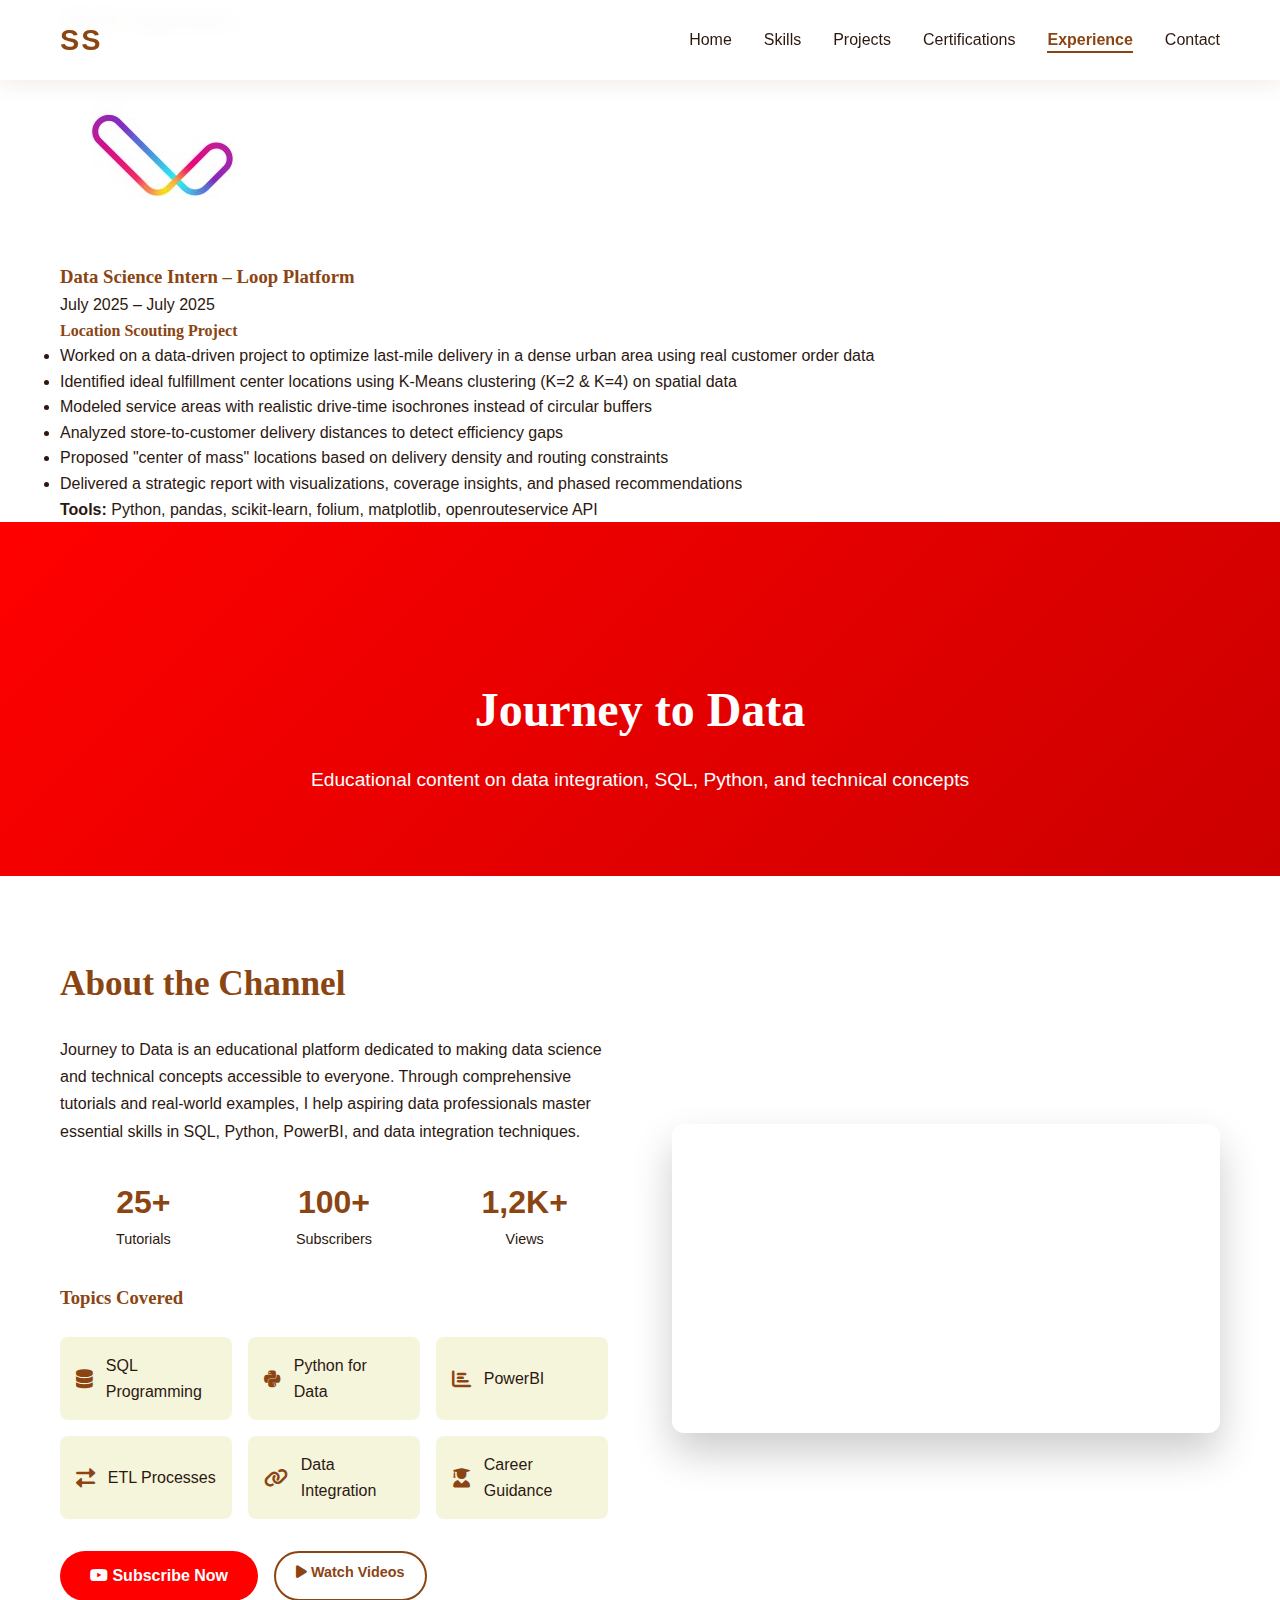
<file: Work Experience.html>
<!DOCTYPE html>
<html lang="en">
<head>
    <meta charset="UTF-8">
    <meta name="viewport" content="width=device-width, initial-scale=1.0">
    <title>Journey to Data | Sibahle Sithole</title>
    <link href="https://cdnjs.cloudflare.com/ajax/libs/font-awesome/6.0.0/css/all.min.css" rel="stylesheet">
    <link href="css/styles.css" rel="stylesheet">
    <link href="css/animations.css" rel="stylesheet">
</head>
<body>
    <!-- Navigation -->
    <nav class="navbar">
        <div class="container">
            <a href="index.html" class="logo">SS</a>
            <ul class="nav-links">
                <li><a href="index.html">Home</a></li>
                <li><a href="skills.html">Skills</a></li>
                <li><a href="projects.html">Projects</a></li>
                <li><a href="certifications.html">Certifications</a></li>
                <li><a href="Work Experience.html" class="active">Experience</a></li>
                <li><a href="contact.html">Contact</a></li>
            </ul>
            <div class="burger">
                <div class="line"></div>
                <div class="line"></div>
                <div class="line"></div>
            </div>
        </div>
    </nav>
    <!-- Work Experience Section -->
    <section class="work-experience">
        <div class="container">
            <h2 style="margin-bottom: 1rem;">Work Experience</h2>
    
            <div class="experience-card">
                <img src="loopplatform_logo.png" alt="Loop Platform Logo" class="experience-logo">
                <div class="experience-details">
                    <h3>Data Science Intern – Loop Platform</h3>
                    <p class="duration">July 2025 – July 2025</p>
                
                    <h4>Location Scouting Project</h4>
                    <ul>
                        <li>Worked on a data-driven project to optimize last-mile delivery in a dense urban area using real customer order data</li>
                        <li>Identified ideal fulfillment center locations using K-Means clustering (K=2 & K=4) on spatial data</li>
                        <li>Modeled service areas with realistic drive-time isochrones instead of circular buffers</li>
                        <li>Analyzed store-to-customer delivery distances to detect efficiency gaps</li>
                        <li>Proposed "center of mass" locations based on delivery density and routing constraints</li>
                        <li>Delivered a strategic report with visualizations, coverage insights, and phased recommendations</li>
                    </ul>
                
                    <p class="tools"><strong>Tools:</strong> Python, pandas, scikit-learn, folium, matplotlib, openrouteservice API</p>
                </div>
            </div>
        </div>
    </section>
                
    <!-- YouTube Hero -->
    <section class="page-hero youtube-hero">
        <div class="container">
            <h1>Journey to Data</h1>
            <p>Educational content on data integration, SQL, Python, and technical concepts</p>
        </div>
    </section>

    <!-- YouTube Channel Section -->
    <section class="youtube-channel">
        <div class="container">
            <div class="channel-content">
                <div class="channel-info">
                    <h2>About the Channel</h2>
                    <p>
                        Journey to Data is an educational platform dedicated to making data science and technical 
                        concepts accessible to everyone. Through comprehensive tutorials and real-world examples, 
                        I help aspiring data professionals master essential skills in SQL, Python, PowerBI, and 
                        data integration techniques.
                    </p>
                    
                    <div class="channel-stats">
                        <div class="stat-item">
                            <div class="stat-number">25+</div>
                            <div class="stat-label">Tutorials</div>
                        </div>
                        <div class="stat-item">
                            <div class="stat-number">100+</div>
                            <div class="stat-label">Subscribers</div>
                        </div>
                        <div class="stat-item">
                            <div class="stat-number">1,2K+</div>
                            <div class="stat-label">Views</div>
                        </div>
                    </div>

                    <div class="channel-topics">
                        <h3>Topics Covered</h3>
                        <div class="topics-grid">
                            <div class="topic-item">
                                <i class="fas fa-database"></i>
                                <span>SQL Programming</span>
                            </div>
                            <div class="topic-item">
                                <i class="fab fa-python"></i>
                                <span>Python for Data</span>
                            </div>
                            <div class="topic-item">
                                <i class="fas fa-chart-bar"></i>
                                <span>PowerBI</span>
                            </div>
                            <div class="topic-item">
                                <i class="fas fa-exchange-alt"></i>
                                <span>ETL Processes</span>
                            </div>
                            <div class="topic-item">
                                <i class="fas fa-link"></i>
                                <span>Data Integration</span>
                            </div>
                            <div class="topic-item">
                                <i class="fas fa-user-graduate"></i>
                                <span>Career Guidance</span>
                            </div>
                        </div>
                    </div>

                    <div class="channel-cta">
                        <a href="https://youtube.com/@JourneytoData-h7u" class="btn btn-red" target="_blank">
                            <i class="fab fa-youtube"></i> Subscribe Now
                        </a>
                        <a href="https://youtube.com/@JourneytoData-h7u" class="btn btn-outline" target="_blank">
                            <i class="fas fa-play"></i> Watch Videos
                        </a>
                    </div>
                </div>
                

                <!-- CORRECT: Using embed URL -->
                <div class="channel-video">
                <div class="video-container">
                     <iframe src="https://www.youtube.com/embed/qXPZqhlxeI8" 
                         frameborder="0" 
                         allowfullscreen
                         allow="accelerometer; autoplay; clipboard-write; encrypted-media; gyroscope; picture-in-picture"
                         title="YouTube video player">
                     </iframe>
                </div>
            </div>
</file>
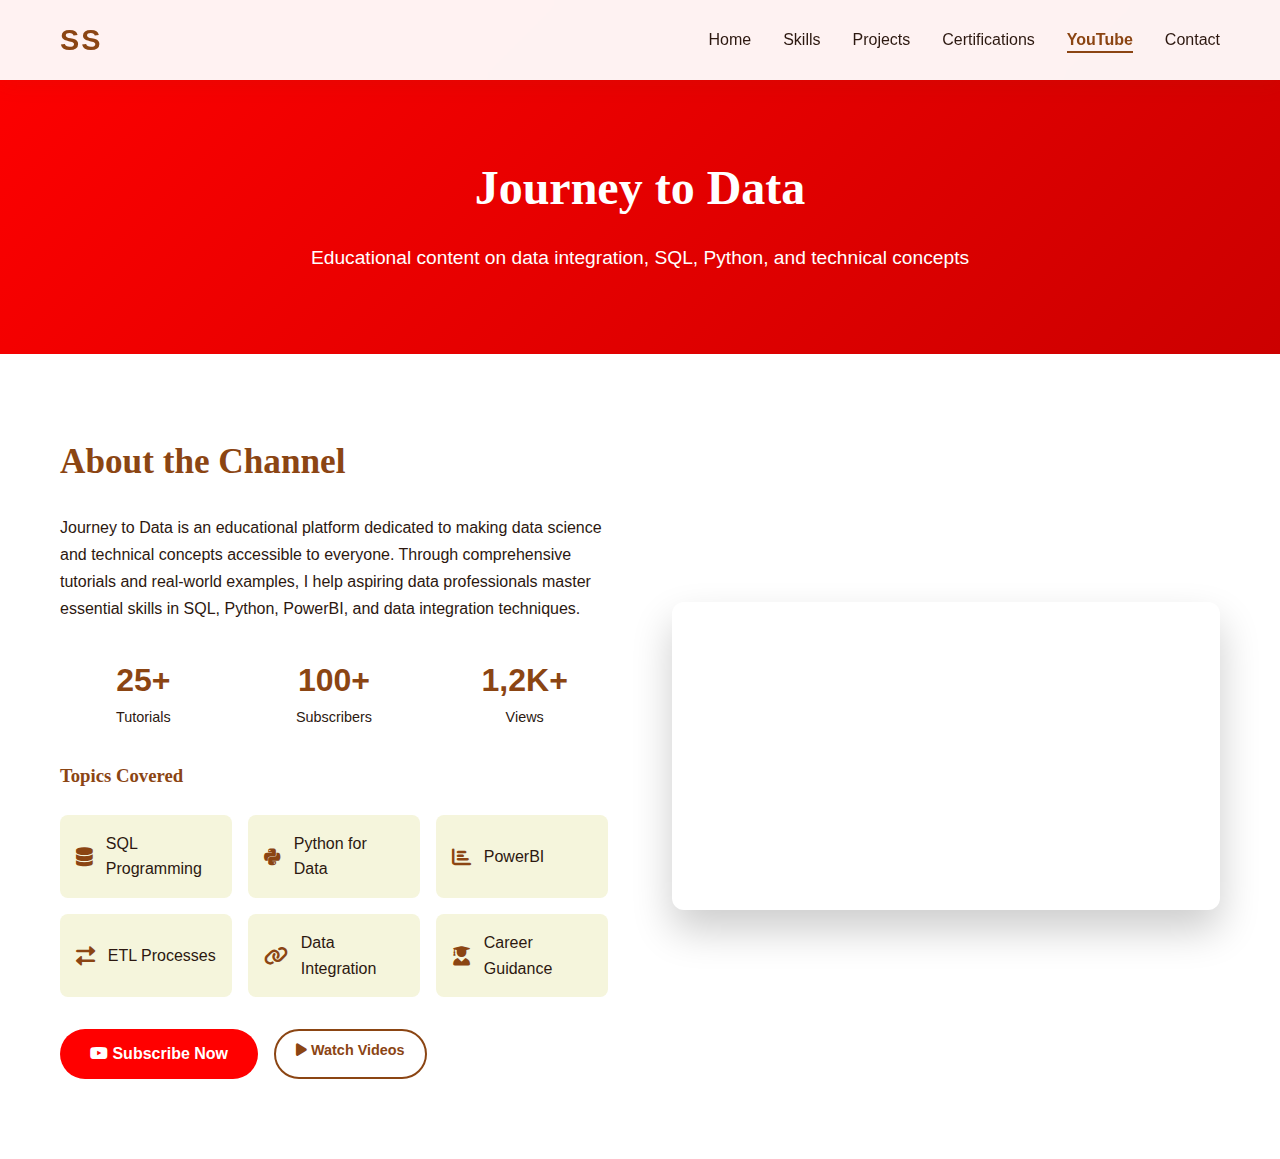
<file: youtube.html>
<!DOCTYPE html>
<html lang="en">
<head>
    <meta charset="UTF-8">
    <meta name="viewport" content="width=device-width, initial-scale=1.0">
    <title>Journey to Data | Sibahle Sithole</title>
    <link href="https://cdnjs.cloudflare.com/ajax/libs/font-awesome/6.0.0/css/all.min.css" rel="stylesheet">
    <link href="../css/styles.css" rel="stylesheet">
    <link href="../css/animations.css" rel="stylesheet">
</head>
<body>
    <!-- Navigation -->
    <nav class="navbar">
        <div class="container">
            <a href="../index.html" class="logo">SS</a>
            <ul class="nav-links">
                <li><a href="../index.html">Home</a></li>
                <li><a href="skills.html">Skills</a></li>
                <li><a href="projects.html">Projects</a></li>
                <li><a href="certifications.html">Certifications</a></li>
                <li><a href="youtube.html" class="active">YouTube</a></li>
                <li><a href="contact.html">Contact</a></li>
            </ul>
            <div class="burger">
                <div class="line"></div>
                <div class="line"></div>
                <div class="line"></div>
            </div>
        </div>
    </nav>

    <!-- YouTube Hero -->
    <section class="page-hero youtube-hero">
        <div class="container">
            <h1>Journey to Data</h1>
            <p>Educational content on data integration, SQL, Python, and technical concepts</p>
        </div>
    </section>

    <!-- YouTube Channel Section -->
    <section class="youtube-channel">
        <div class="container">
            <div class="channel-content">
                <div class="channel-info">
                    <h2>About the Channel</h2>
                    <p>
                        Journey to Data is an educational platform dedicated to making data science and technical 
                        concepts accessible to everyone. Through comprehensive tutorials and real-world examples, 
                        I help aspiring data professionals master essential skills in SQL, Python, PowerBI, and 
                        data integration techniques.
                    </p>
                    
                    <div class="channel-stats">
                        <div class="stat-item">
                            <div class="stat-number">25+</div>
                            <div class="stat-label">Tutorials</div>
                        </div>
                        <div class="stat-item">
                            <div class="stat-number">100+</div>
                            <div class="stat-label">Subscribers</div>
                        </div>
                        <div class="stat-item">
                            <div class="stat-number">1,2K+</div>
                            <div class="stat-label">Views</div>
                        </div>
                    </div>

                    <div class="channel-topics">
                        <h3>Topics Covered</h3>
                        <div class="topics-grid">
                            <div class="topic-item">
                                <i class="fas fa-database"></i>
                                <span>SQL Programming</span>
                            </div>
                            <div class="topic-item">
                                <i class="fab fa-python"></i>
                                <span>Python for Data</span>
                            </div>
                            <div class="topic-item">
                                <i class="fas fa-chart-bar"></i>
                                <span>PowerBI</span>
                            </div>
                            <div class="topic-item">
                                <i class="fas fa-exchange-alt"></i>
                                <span>ETL Processes</span>
                            </div>
                            <div class="topic-item">
                                <i class="fas fa-link"></i>
                                <span>Data Integration</span>
                            </div>
                            <div class="topic-item">
                                <i class="fas fa-user-graduate"></i>
                                <span>Career Guidance</span>
                            </div>
                        </div>
                    </div>

                    <div class="channel-cta">
                        <a href="https://youtube.com/@JourneytoData-h7u" class="btn btn-red" target="_blank">
                            <i class="fab fa-youtube"></i> Subscribe Now
                        </a>
                        <a href="https://youtube.com/@JourneytoData-h7u" class="btn btn-outline" target="_blank">
                            <i class="fas fa-play"></i> Watch Videos
                        </a>
                    </div>
                </div>
                

                <!-- CORRECT: Using embed URL -->
                <div class="channel-video">
                <div class="video-container">
                     <iframe src="https://www.youtube.com/embed/qXPZqhlxeI8" 
                         frameborder="0" 
                         allowfullscreen
                         allow="accelerometer; autoplay; clipboard-write; encrypted-media; gyroscope; picture-in-picture"
                         title="YouTube video player">
                     </iframe>
                </div>
            </div>
</file>
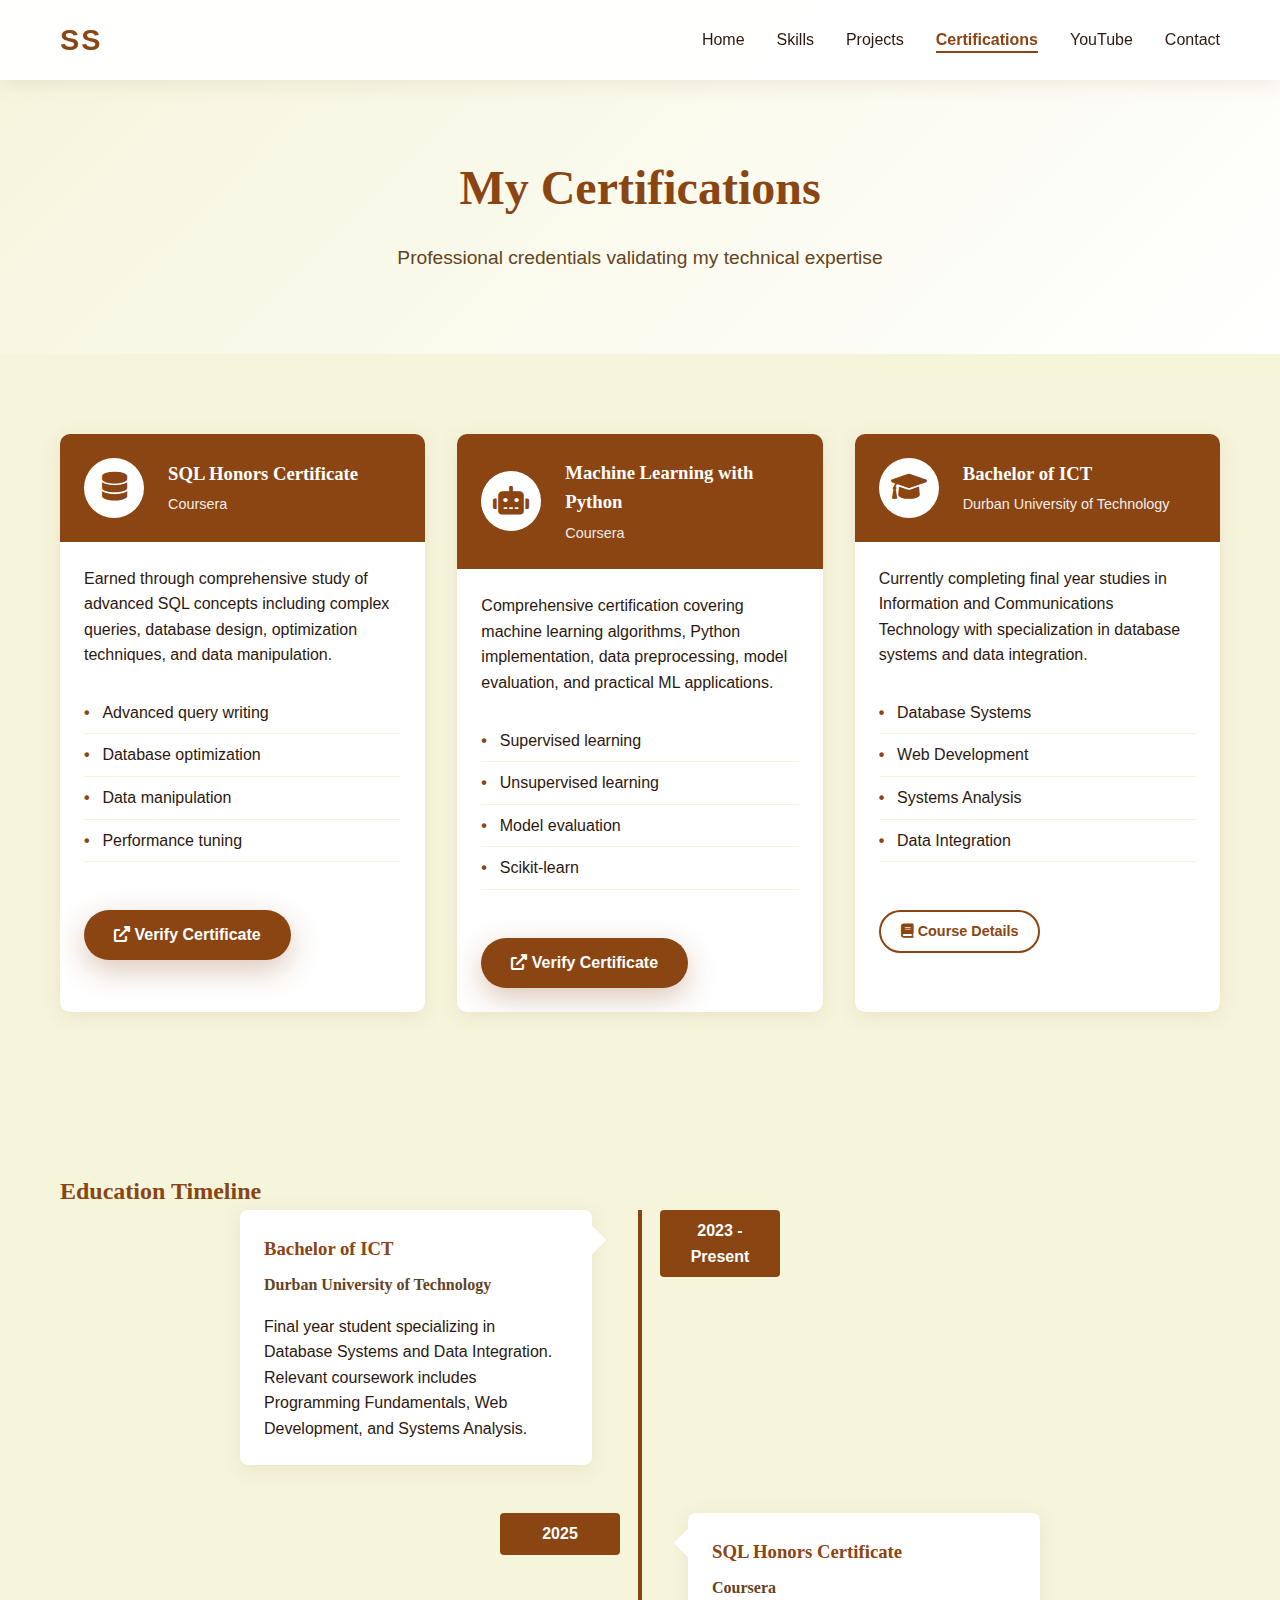
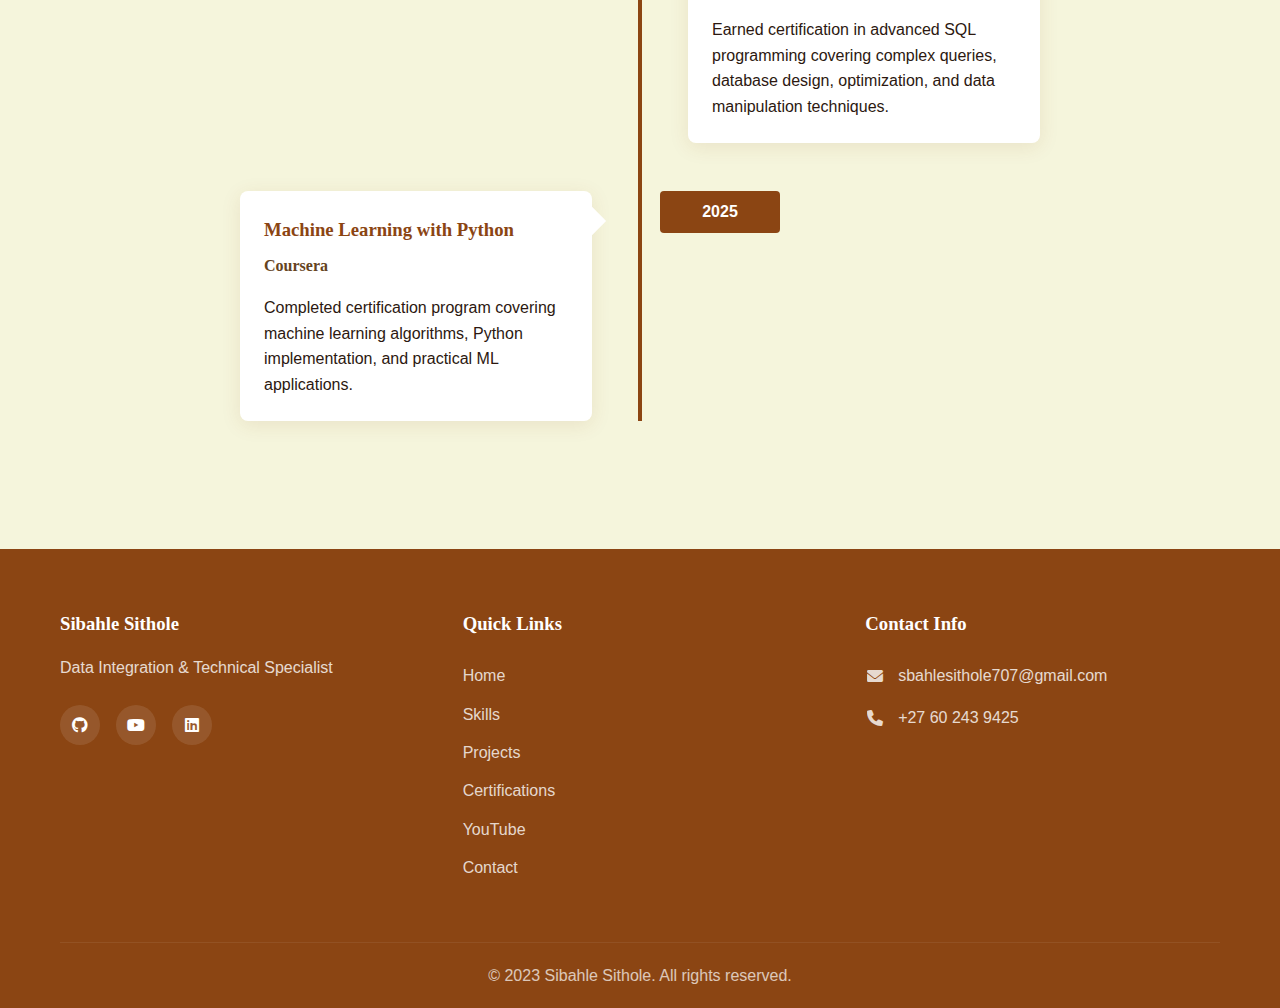
<file: Portfolio/certifications.html>
<!DOCTYPE html>
<html lang="en">
<head>
    <meta charset="UTF-8">
    <meta name="viewport" content="width=device-width, initial-scale=1.0">
    <title>Certifications | Sibahle Sithole</title>
    <link href="https://cdnjs.cloudflare.com/ajax/libs/font-awesome/6.0.0/css/all.min.css" rel="stylesheet">
    <link href="../css/styles.css" rel="stylesheet">
</head>
<body>
    <!-- Navigation -->
    <nav class="navbar">
        <div class="container">
            <a href="../index.html" class="logo">SS</a>
            <ul class="nav-links">
                <li><a href="../index.html">Home</a></li>
                <li><a href="skills.html">Skills</a></li>
                <li><a href="projects.html">Projects</a></li>
                <li><a href="certifications.html" class="active">Certifications</a></li>
                <li><a href="youtube.html">YouTube</a></li>
                <li><a href="contact.html">Contact</a></li>
            </ul>
            <div class="burger">
                <div class="line"></div>
                <div class="line"></div>
                <div class="line"></div>
            </div>
        </div>
    </nav>

    <!-- Certifications Hero -->
    <section class="page-hero">
        <div class="container">
            <h1>My Certifications</h1>
            <p>Professional credentials validating my technical expertise</p>
        </div>
    </section>

    <!-- Certifications Grid -->
    <section class="certifications-section">
        <div class="container">
            <div class="certifications-grid">
                <!-- SQL Certification -->
                <div class="certification-card">
                    <div class="certification-header">
                        <div class="certification-icon">
                            <i class="fas fa-database"></i>
                        </div>
                        <div class="certification-title">
                            <h3>SQL Honors Certificate</h3>
                            <p>Coursera</p>
                        </div>
                    </div>
                    <div class="certification-body">
                        <p>
                            Earned through comprehensive study of advanced SQL concepts including complex queries, 
                            database design, optimization techniques, and data manipulation.
                        </p>
                        <ul class="certification-skills">
                            <li>Advanced query writing</li>
                            <li>Database optimization</li>
                            <li>Data manipulation</li>
                            <li>Performance tuning</li>
                        </ul>
                    </div>
                    <div class="certification-footer">
                        <a href="https://coursera.org/share/e0cb510725b3b7ccecda4ff72b42e618" class="btn btn-primary" target="_blank">
                            <i class="fas fa-external-link-alt"></i> Verify Certificate
                        </a>
                    </div>
                </div>

                <!-- Machine Learning Certification -->
                <div class="certification-card">
                    <div class="certification-header">
                        <div class="certification-icon">
                            <i class="fas fa-robot"></i>
                        </div>
                        <div class="certification-title">
                            <h3>Machine Learning with Python</h3>
                            <p>Coursera</p>
                        </div>
                    </div>
                    <div class="certification-body">
                        <p>
                            Comprehensive certification covering machine learning algorithms, Python implementation, 
                            data preprocessing, model evaluation, and practical ML applications.
                        </p>
                        <ul class="certification-skills">
                            <li>Supervised learning</li>
                            <li>Unsupervised learning</li>
                            <li>Model evaluation</li>
                            <li>Scikit-learn</li>
                        </ul>
                    </div>
                    <div class="certification-footer">
                        <a href="https://coursera.org/share/e16955fb586e6a21e02dade9a192cc99" class="btn btn-primary" target="_blank">
                            <i class="fas fa-external-link-alt"></i> Verify Certificate
                        </a>
                    </div>
                </div>

                <!-- University Education -->
                <div class="certification-card">
                    <div class="certification-header">
                        <div class="certification-icon">
                            <i class="fas fa-graduation-cap"></i>
                        </div>
                        <div class="certification-title">
                            <h3>Bachelor of ICT</h3>
                            <p>Durban University of Technology</p>
                        </div>
                    </div>
                    <div class="certification-body">
                        <p>
                            Currently completing final year studies in Information and Communications Technology 
                            with specialization in database systems and data integration.
                        </p>
                        <ul class="certification-skills">
                            <li>Database Systems</li>
                            <li>Web Development</li>
                            <li>Systems Analysis</li>
                            <li>Data Integration</li>
                        </ul>
                    </div>
                    <div class="certification-footer">
                        <a href="https://www.dut.ac.za/wp-content/uploads/career_leaflets/FAI%20ICT%20BICT.pdf" class="btn btn-outline">
                            <i class="fas fa-book"></i> Course Details
                        </a>
                    </div>
                </div>
            </div>
        </div>
    </section>

    <!-- Education Timeline -->
    <section class="education-timeline">
        <div class="container">
            <h2 class="section-title">Education Timeline</h2>
            <div class="timeline">
                <div class="timeline-item">
                    <div class="timeline-date">2023 - Present</div>
                    <div class="timeline-content">
                        <h3>Bachelor of ICT</h3>
                        <h4>Durban University of Technology</h4>
                        <p>
                            Final year student specializing in Database Systems and Data Integration. 
                            Relevant coursework includes Programming Fundamentals, Web Development, 
                            and Systems Analysis.
                        </p>
                    </div>
                </div>
                <div class="timeline-item">
                    <div class="timeline-date">2025</div>
                    <div class="timeline-content">
                        <h3>SQL Honors Certificate</h3>
                        <h4>Coursera</h4>
                        <p>
                            Earned certification in advanced SQL programming covering complex queries, 
                            database design, optimization, and data manipulation techniques.
                        </p>
                    </div>
                </div>
                <div class="timeline-item">
                    <div class="timeline-date">2025</div>
                    <div class="timeline-content">
                        <h3>Machine Learning with Python</h3>
                        <h4>Coursera</h4>
                        <p>
                            Completed certification program covering machine learning algorithms, 
                            Python implementation, and practical ML applications.
                        </p>
                    </div>
                </div>
            </div>
        </div>
    </section>

    <!-- Footer -->
    <footer>
        <div class="container">
            <div class="footer-content">
                <div class="footer-about">
                    <h3>Sibahle Sithole</h3>
                    <p>Data Integration & Technical Specialist</p>
                    <div class="social-links">
                        <a href="https://github.com/Sibahle01" target="_blank"><i class="fab fa-github"></i></a>
                        <a href="https://youtube.com/@JourneytoData-h7u" target="_blank"><i class="fab fa-youtube"></i></a>
                        <a href="#" target="_blank"><i class="fab fa-linkedin"></i></a>
                    </div>
                </div>
                <div class="footer-links">
                    <h3>Quick Links</h3>
                    <ul>
                        <li><a href="../index.html">Home</a></li>
                        <li><a href="skills.html">Skills</a></li>
                        <li><a href="projects.html">Projects</a></li>
                        <li><a href="certifications.html">Certifications</a></li>
                        <li><a href="youtube.html">YouTube</a></li>
                        <li><a href="contact.html">Contact</a></li>
                    </ul>
                </div>
                <div class="footer-contact">
                    <h3>Contact Info</h3>
                    <p><i class="fas fa-envelope"></i> sbahlesithole707@gmail.com</p>
                    <p><i class="fas fa-phone"></i> +27 60 243 9425</p>
                </div>
            </div>
            <div class="footer-bottom">
                <p>&copy; 2023 Sibahle Sithole. All rights reserved.</p>
            </div>
        </div>
    </footer>

    <script src="../js/main.js"></script>
</body>
</html>
</file>
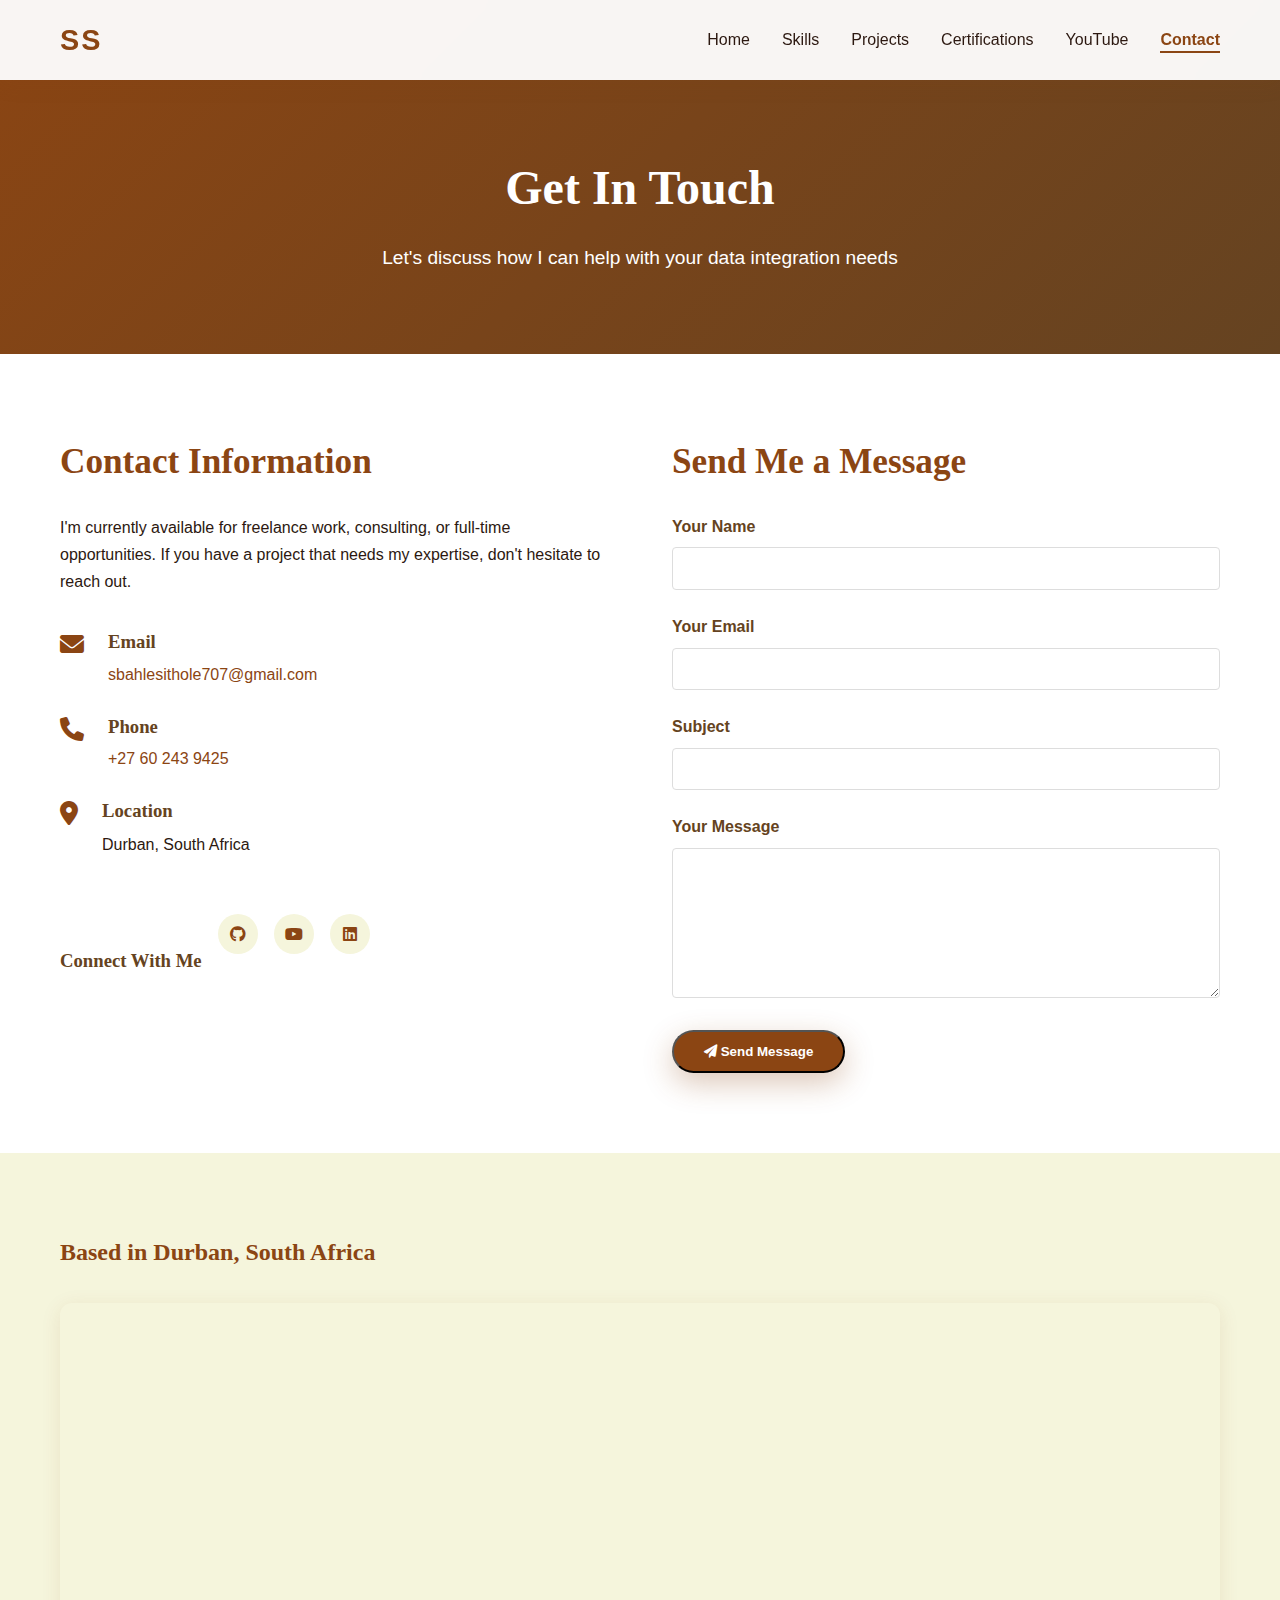
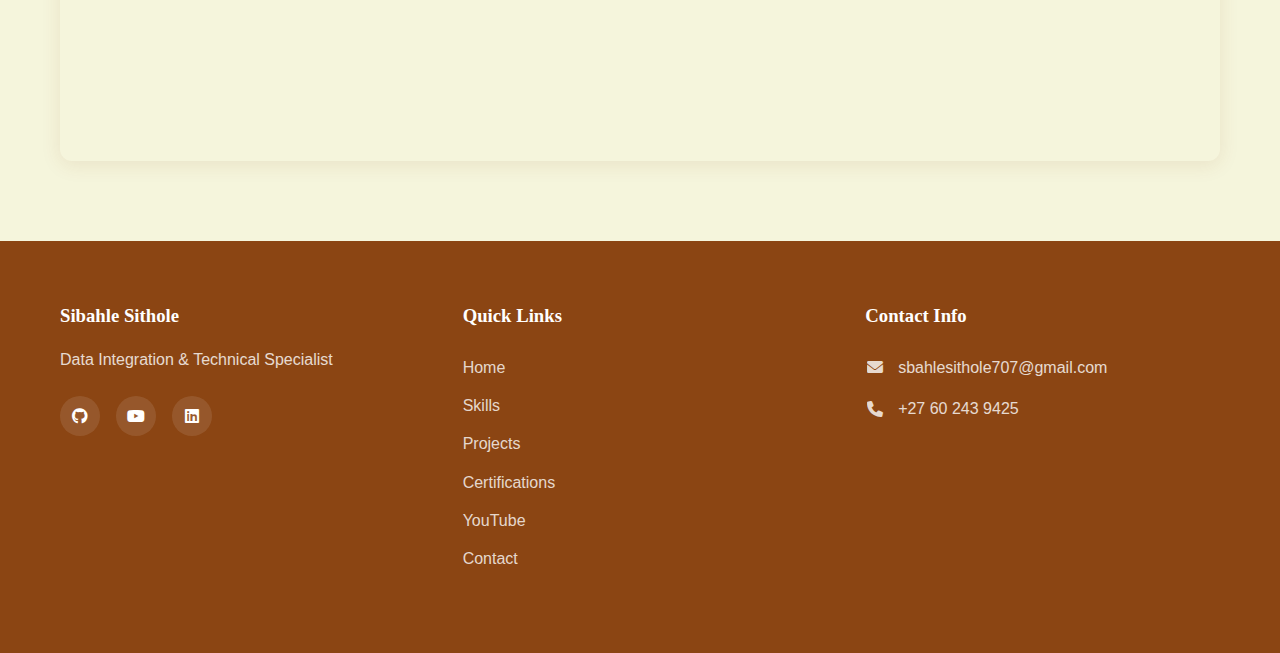
<file: Portfolio/contact.html>
<!DOCTYPE html>
<html lang="en">
<head>
    <meta charset="UTF-8">
    <meta name="viewport" content="width=device-width, initial-scale=1.0">
    <title>Contact | Sibahle Sithole</title>
    <link href="https://cdnjs.cloudflare.com/ajax/libs/font-awesome/6.0.0/css/all.min.css" rel="stylesheet">
    <link href="../css/styles.css" rel="stylesheet">
    <link href="../css/animations.css" rel="stylesheet">
</head>
<body>
    <!-- Navigation -->
    <nav class="navbar">
        <div class="container">
            <a href="../index.html" class="logo">SS</a>
            <ul class="nav-links">
                <li><a href="../index.html">Home</a></li>
                <li><a href="skills.html">Skills</a></li>
                <li><a href="projects.html">Projects</a></li>
                <li><a href="certifications.html">Certifications</a></li>
                <li><a href="youtube.html">YouTube</a></li>
                <li><a href="contact.html" class="active">Contact</a></li>
            </ul>
            <div class="burger">
                <div class="line"></div>
                <div class="line"></div>
                <div class="line"></div>
            </div>
        </div>
    </nav>

    <!-- Contact Hero -->
    <section class="page-hero contact-hero">
        <div class="container">
            <h1>Get In Touch</h1>
            <p>Let's discuss how I can help with your data integration needs</p>
        </div>
    </section>

    <!-- Contact Section -->
    <section class="contact-section">
        <div class="container">
            <div class="contact-content">
                <div class="contact-info">
                    <h2>Contact Information</h2>
                    <p>
                        I'm currently available for freelance work, consulting, or full-time opportunities. 
                        If you have a project that needs my expertise, don't hesitate to reach out.
                    </p>
                    
                    <div class="info-item">
                        <i class="fas fa-envelope"></i>
                        <div>
                            <h3>Email</h3>
                            <a href="mailto:sbahlesithole707@gmail.com">sbahlesithole707@gmail.com</a>
                        </div>
                    </div>
                    <div class="info-item">
                        <i class="fas fa-phone"></i>
                        <div>
                            <h3>Phone</h3>
                            <a href="tel:+27602439425">+27 60 243 9425</a>
                        </div>
                    </div>
                    <div class="info-item">
                        <i class="fas fa-map-marker-alt"></i>
                        <div>
                            <h3>Location</h3>
                            <p>Durban, South Africa</p>
                        </div>
                    </div>
                    
                    <div class="social-links">
                        <h3>Connect With Me</h3>
                        <div class="links">
                            <a href="https://github.com/Sibahle01" target="_blank">
                                <i class="fab fa-github"></i>
                            </a>
                            <a href="https://youtube.com/@JourneytoData-h7u" target="_blank">
                                <i class="fab fa-youtube"></i>
                            </a>
                            <a href="https://www.linkedin.com/in/sibahle-sithole-a6897625a/" target="_blank">
                                <i class="fab fa-linkedin"></i>
                            </a>
                        </div>
                    </div>
                </div>
                <div class="contact-form">
                    <h2>Send Me a Message</h2>
                    <form id="contactForm">
                        <div class="form-group">
                            <label for="name">Your Name</label>
                            <input type="text" id="name" name="name" required>
                        </div>
                        <div class="form-group">
                            <label for="email">Your Email</label>
                            <input type="email" id="email" name="email" required>
                        </div>
                        <div class="form-group">
                            <label for="subject">Subject</label>
                            <input type="text" id="subject" name="subject" required>
                        </div>
                        <div class="form-group">
                            <label for="message">Your Message</label>
                            <textarea id="message" name="message" rows="5" required></textarea>
                        </div>
                        <button type="submit" class="btn btn-primary">
                            <i class="fas fa-paper-plane"></i> Send Message
                        </button>
                    </form>
                </div>
            </div>
        </div>
    </section>

    <!-- Map Section -->
    <section class="map-section">
        <div class="container">
            <h2 class="section-title">Based in Durban, South Africa</h2>
            <div class="map-container">
                <iframe src="https://www.google.com/maps/embed?pb=!1m18!1m12!1m3!1d221996.8205500471!2d30.8780255!3d-29.858680399999998!2m3!1f0!2f0!3f0!3m2!1i1024!2i768!4f13.1!3m3!1m2!1s0x1ef7aad9f8a3533d%3A0x1a10a01e0a8a3f90!2sDurban!5e0!3m2!1sen!2sza!4v1681234567890!5m2!1sen!2sza" 
                        width="100%" height="450" style="border:0;" allowfullscreen="" loading="lazy"></iframe>
            </div>
        </div>
    </section>

    <!-- Footer -->
    <footer>
        <div class="container">
            <div class="footer-content">
                <div class="footer-about">
                    <h3>Sibahle Sithole</h3>
                    <p>Data Integration & Technical Specialist</p>
                    <div class="social-links">
                        <a href="https://github.com/Sibahle01" target="_blank"><i class="fab fa-github"></i></a>
                        <a href="https://youtube.com/@JourneytoData-h7u" target="_blank"><i class="fab fa-youtube"></i></a>
                        <a href="#" target="_blank"><i class="fab fa-linkedin"></i></a>
                    </div>
                </div>
                <div class="footer-links">
                    <h3>Quick Links</h3>
                    <ul>
                        <li><a href="../index.html">Home</a></li>
                        <li><a href="skills.html">Skills</a></li>
                        <li><a href="projects.html">Projects</a></li>
                        <li><a href="certifications.html">Certifications</a></li>
                        <li><a href="youtube.html">YouTube</a></li>
                        <li><a href="contact.html">Contact</a></li>
                    </ul>
                </div>
                <div class="footer-contact">
                    <h3>Contact Info</h3>
                    <p><i class="fas fa-envelope"></i> sbahlesithole707@gmail.com</p>
                    <p><i class="fas fa-phone"></i> +27 60 243 9425</p
</file>
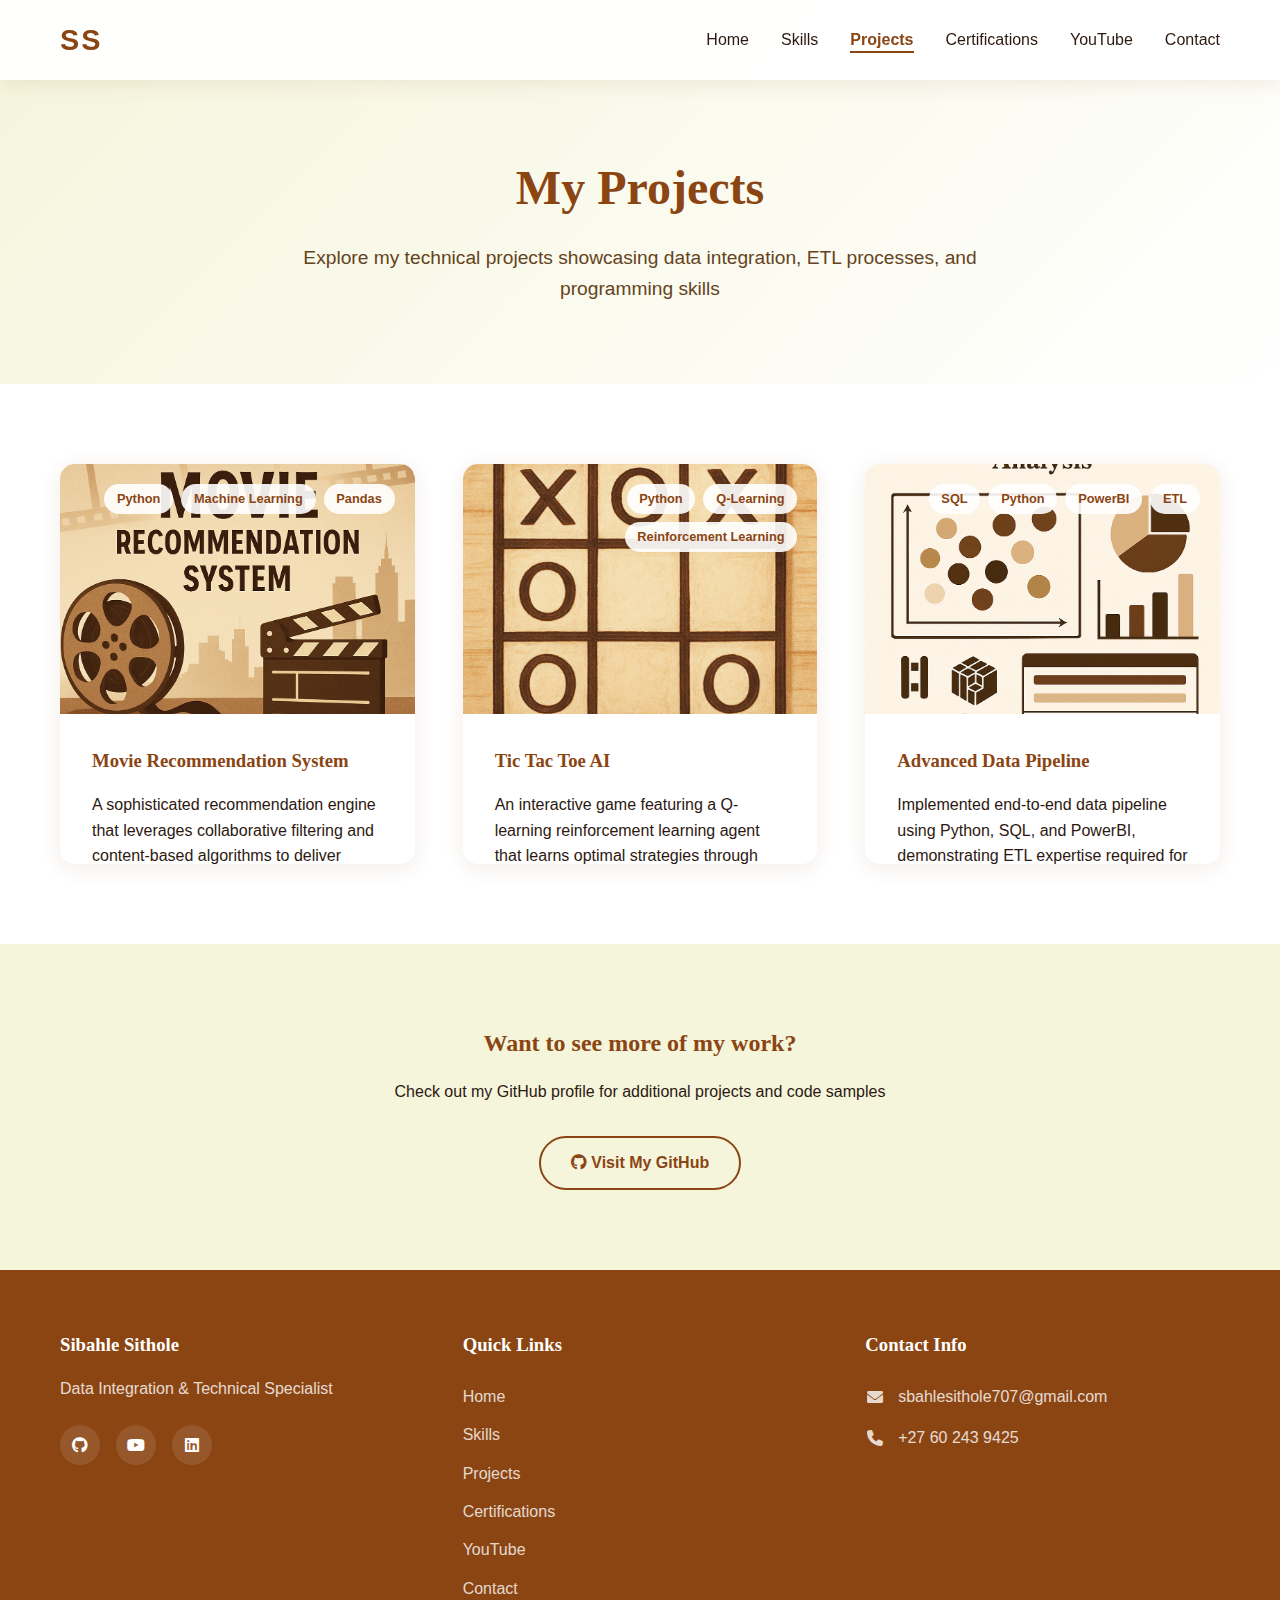
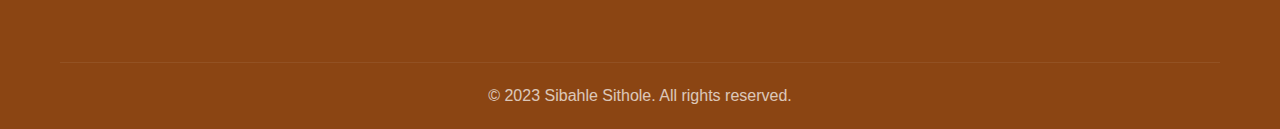
<file: Portfolio/projects.html>
<!DOCTYPE html>
<html lang="en">
<head>
    <meta charset="UTF-8">
    <meta name="viewport" content="width=device-width, initial-scale=1.0">
    <title>My Projects | Sibahle Sithole</title>
    <link href="https://cdnjs.cloudflare.com/ajax/libs/font-awesome/6.0.0/css/all.min.css" rel="stylesheet">
    <link href="../css/styles.css" rel="stylesheet">
    <link href="../css/animations.css" rel="stylesheet">
</head>
<body>
    <!-- Navigation -->
    <nav class="navbar">
        <div class="container">
            <a href="../index.html" class="logo">SS</a>
            <ul class="nav-links">
                <li><a href="../index.html">Home</a></li>
                <li><a href="skills.html">Skills</a></li>
                <li><a href="projects.html" class="active">Projects</a></li>
                <li><a href="certifications.html">Certifications</a></li>
                <li><a href="youtube.html">YouTube</a></li>
                <li><a href="contact.html">Contact</a></li>
            </ul>
            <div class="burger">
                <div class="line"></div>
                <div class="line"></div>
                <div class="line"></div>
            </div>
        </div>
    </nav>

    <!-- Projects Hero -->
    <section class="page-hero">
        <div class="container">
            <h1>My Projects</h1>
            <p>Explore my technical projects showcasing data integration, ETL processes, and programming skills</p>
        </div>
    </section>

    <!-- Projects Grid -->
    <section class="projects-grid">
        <div class="container">
            <!-- Movie Recommendation System -->
            <div class="project-card">
                <div class="project-image">
                    <div class="tech-tags">
                        <span>Python</span>
                        <span>Machine Learning</span>
                        <span>Pandas</span>
                    </div>
                    <img src="photos/GPT_Image_1_movie_recommendation_system_brown_and_white_theme_0.webp" alt="Movie Recommendation System">
                </div>
                <div class="project-content">
                    <h3>Movie Recommendation System</h3>
                    <p>
                        A sophisticated recommendation engine that leverages collaborative filtering and content-based 
                        algorithms to deliver personalized movie suggestions. Analyzes user preferences and movie metadata 
                        to create highly accurate recommendations.
                    </p>
                    <div class="project-links">
                        <a href="https://github.com/Sibahle01/Movie-Recommendations" class="btn btn-primary" target="_blank">
                            <i class="fab fa-github"></i> View Code
                        </a>
                    </div>
                </div>
            </div>

            <!-- Tic Tac Toe AI -->
            <div class="project-card">
                <div class="project-image">
                    <div class="tech-tags">
                        <span>Python</span>
                        <span>Q-Learning</span>
                        <span>Reinforcement Learning</span>
                    </div>
                    <img src="photos/GPT_Image_1_tic_tac_toe_brown_and_white_theme_0.webp" alt="Tic Tac Toe AI">
                </div>
                <div class="project-content">
                    <h3>Tic Tac Toe AI</h3>
                    <p>
                        An interactive game featuring a Q-learning reinforcement learning agent that learns optimal 
                        strategies through self-play. Demonstrates advanced decision-making capabilities using 
                        epsilon-greedy exploration and the Bellman equation.
                    </p>
                    <div class="project-links">
                        <a href="https://github.com/Sibahle01/Tic-Tac-Toe" class="btn btn-primary" target="_blank">
                            <i class="fab fa-github"></i> View Code
                        </a>
                    </div>
                </div>
            </div>

            <!-- Data Pipeline Project -->
            <div class="project-card">
                <div class="project-image">
                    <div class="tech-tags">
                        <span>SQL</span>
                        <span>Python</span>
                        <span>PowerBI</span>
                        <span>ETL</span>
                    </div>
                    <img src="photos/4f25b49f-a98a-452e-bdf0-ef43ed1cb7ab.png" alt="Data Pipeline Project">
                </div>
                <div class="project-content">
                    <h3>Advanced Data Pipeline</h3>
                    <p>
                        Implemented end-to-end data pipeline using Python, SQL, and PowerBI, demonstrating ETL expertise 
                        required for medical surveillance systems. Created data integration workflows to merge information 
                        from multiple sources into a centralized system.
                    </p>
                    <div class="project-links">
                        <a href="https://customer-analytics-fami.vercel.app/" class="btn btn-primary" target="_blank">
                            <i class="fas fa-external-link-alt"></i> View Details
                        </a>
                    </div>
                </div>
            </div>
        </div>
    </section>

    <!-- CTA Section -->
    <section class="cta">
        <div class="container">
            <h2>Want to see more of my work?</h2>
            <p>Check out my GitHub profile for additional projects and code samples</p>
            <a href="https://github.com/Sibahle01" class="btn btn-secondary" target="_blank">
                <i class="fab fa-github"></i> Visit My GitHub
            </a>
        </div>
    </section>

    <!-- Footer -->
    <footer>
        <div class="container">
            <div class="footer-content">
                <div class="footer-about">
                    <h3>Sibahle Sithole</h3>
                    <p>Data Integration & Technical Specialist</p>
                    <div class="social-links">
                        <a href="https://github.com/Sibahle01" target="_blank"><i class="fab fa-github"></i></a>
                        <a href="https://youtube.com/@JourneytoData-h7u" target="_blank"><i class="fab fa-youtube"></i></a>
                        <a href="#" target="_blank"><i class="fab fa-linkedin"></i></a>
                    </div>
                </div>
                <div class="footer-links">
                    <h3>Quick Links</h3>
                    <ul>
                        <li><a href="../index.html">Home</a></li>
                        <li><a href="skills.html">Skills</a></li>
                        <li><a href="projects.html">Projects</a></li>
                        <li><a href="certifications.html">Certifications</a></li>
                        <li><a href="youtube.html">YouTube</a></li>
                        <li><a href="contact.html">Contact</a></li>
                    </ul>
                </div>
                <div class="footer-contact">
                    <h3>Contact Info</h3>
                    <p><i class="fas fa-envelope"></i> sbahlesithole707@gmail.com</p>
                    <p><i class="fas fa-phone"></i> +27 60 243 9425</p>
                </div>
            </div>
            <div class="footer-bottom">
                <p>&copy; 2023 Sibahle Sithole. All rights reserved.</p>
            </div>
        </div>
    </footer>

    <script src="../js/main.js"></script>
</body>
</html>
</file>
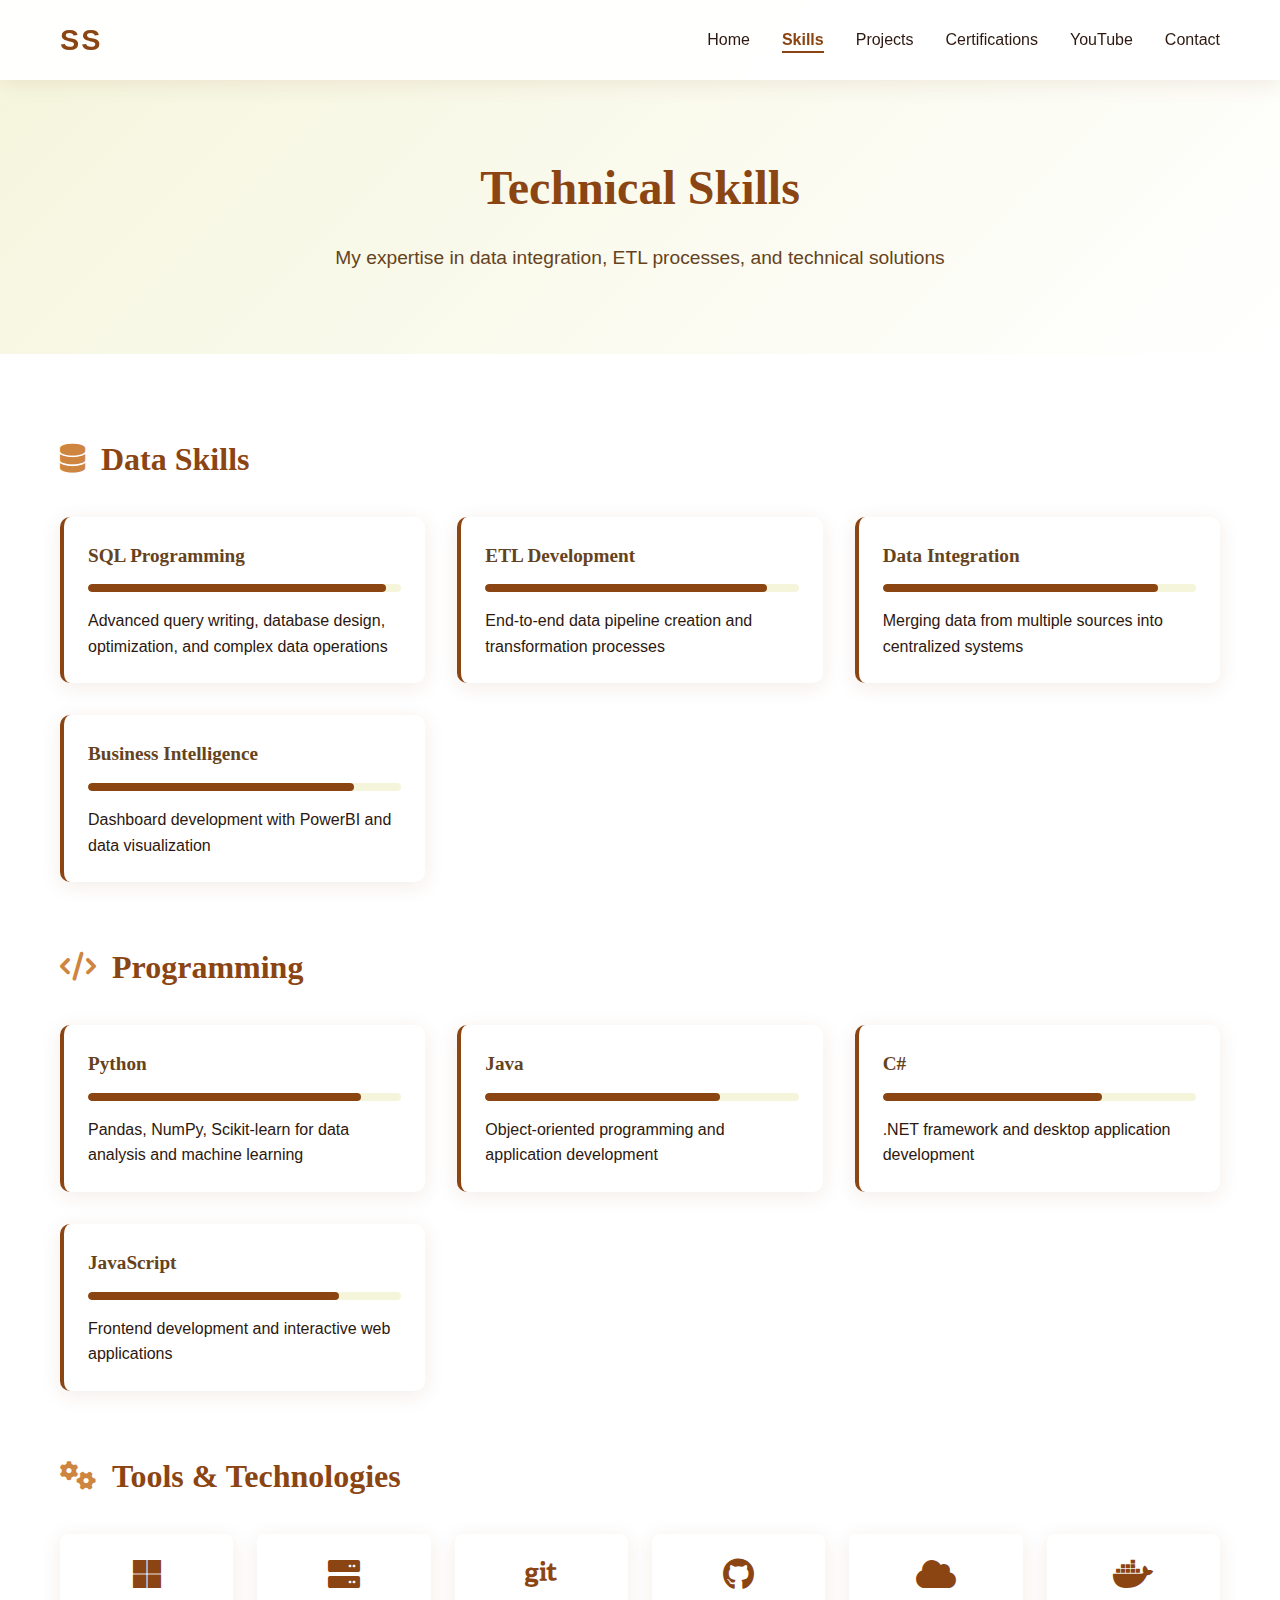
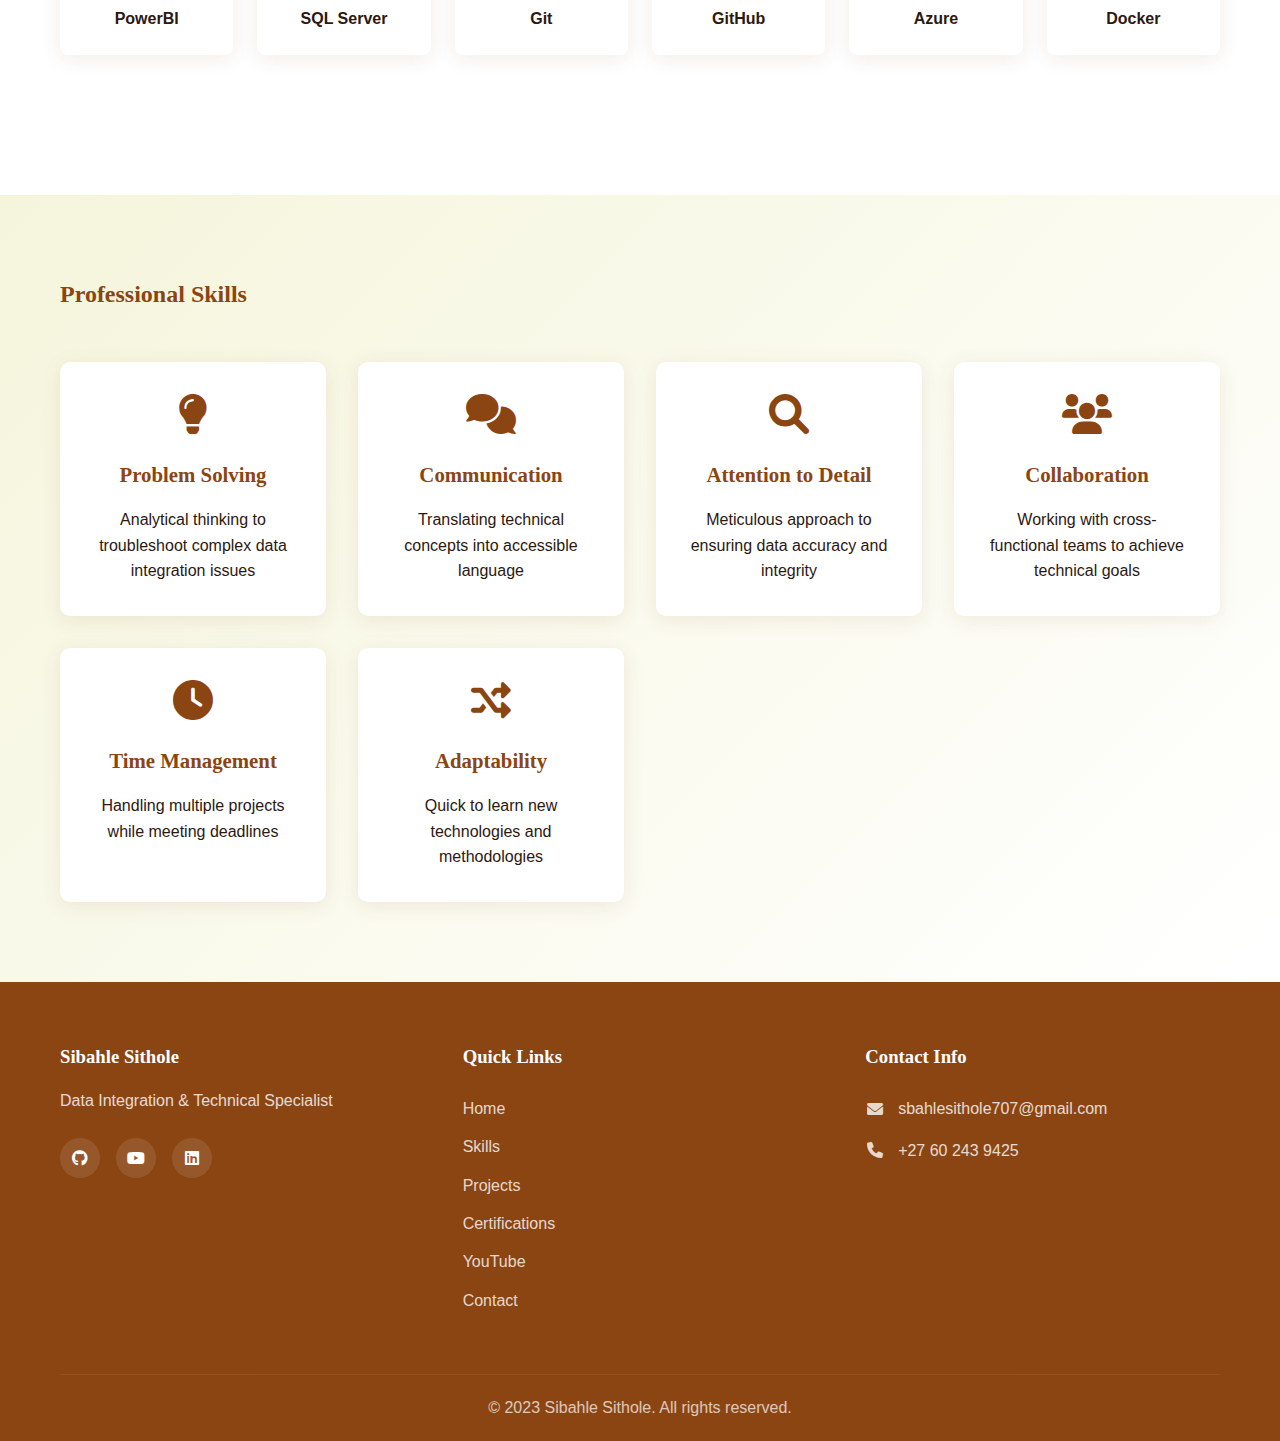
<file: Portfolio/skills.html>
<!DOCTYPE html>
<html lang="en">
<head>
    <meta charset="UTF-8">
    <meta name="viewport" content="width=device-width, initial-scale=1.0">
    <title>Technical Skills | Sibahle Sithole</title>
    <link href="https://cdnjs.cloudflare.com/ajax/libs/font-awesome/6.0.0/css/all.min.css" rel="stylesheet">
    <link href="../css/styles.css" rel="stylesheet">
    <link href="../css/animations.css" rel="stylesheet">
</head>
<body>
    <!-- Navigation -->
    <nav class="navbar">
        <div class="container">
            <a href="../index.html" class="logo">SS</a>
            <ul class="nav-links">
                <li><a href="../index.html">Home</a></li>
                <li><a href="skills.html" class="active">Skills</a></li>
                <li><a href="projects.html">Projects</a></li>
                <li><a href="certifications.html">Certifications</a></li>
                <li><a href="youtube.html">YouTube</a></li>
                <li><a href="contact.html">Contact</a></li>
            </ul>
            <div class="burger">
                <div class="line"></div>
                <div class="line"></div>
                <div class="line"></div>
            </div>
        </div>
    </nav>

    <!-- Skills Hero -->
    <section class="page-hero">
        <div class="container">
            <h1>Technical Skills</h1>
            <p>My expertise in data integration, ETL processes, and technical solutions</p>
        </div>
    </section>

    <!-- Technical Skills Section -->
    <section class="technical-skills">
        <div class="container">
            <div class="skills-category">
                <h2><i class="fas fa-database"></i> Data Skills</h2>
                <div class="skills-grid">
                    <div class="skill-item">
                        <h3>SQL Programming</h3>
                        <div class="skill-bar">
                            <div class="skill-level" style="width: 95%;"></div>
                        </div>
                        <p>Advanced query writing, database design, optimization, and complex data operations</p>
                    </div>
                    <div class="skill-item">
                        <h3>ETL Development</h3>
                        <div class="skill-bar">
                            <div class="skill-level" style="width: 90%;"></div>
                        </div>
                        <p>End-to-end data pipeline creation and transformation processes</p>
                    </div>
                    <div class="skill-item">
                        <h3>Data Integration</h3>
                        <div class="skill-bar">
                            <div class="skill-level" style="width: 88%;"></div>
                        </div>
                        <p>Merging data from multiple sources into centralized systems</p>
                    </div>
                    <div class="skill-item">
                        <h3>Business Intelligence</h3>
                        <div class="skill-bar">
                            <div class="skill-level" style="width: 85%;"></div>
                        </div>
                        <p>Dashboard development with PowerBI and data visualization</p>
                    </div>
                </div>
            </div>

            <div class="skills-category">
                <h2><i class="fas fa-code"></i> Programming</h2>
                <div class="skills-grid">
                    <div class="skill-item">
                        <h3>Python</h3>
                        <div class="skill-bar">
                            <div class="skill-level" style="width: 87%;"></div>
                        </div>
                        <p>Pandas, NumPy, Scikit-learn for data analysis and machine learning</p>
                    </div>
                    <div class="skill-item">
                        <h3>Java</h3>
                        <div class="skill-bar">
                            <div class="skill-level" style="width: 75%;"></div>
                        </div>
                        <p>Object-oriented programming and application development</p>
                    </div>
                    <div class="skill-item">
                        <h3>C#</h3>
                        <div class="skill-bar">
                            <div class="skill-level" style="width: 70%;"></div>
                        </div>
                        <p>.NET framework and desktop application development</p>
                    </div>
                    <div class="skill-item">
                        <h3>JavaScript</h3>
                        <div class="skill-bar">
                            <div class="skill-level" style="width: 80%;"></div>
                        </div>
                        <p>Frontend development and interactive web applications</p>
                    </div>
                </div>
            </div>

            <div class="skills-category">
                <h2><i class="fas fa-cogs"></i> Tools & Technologies</h2>
                <div class="tools-grid">
                    <div class="tool-item">
                        <i class="fab fa-microsoft"></i>
                        <span>PowerBI</span>
                    </div>
                    <div class="tool-item">
                        <i class="fas fa-server"></i>
                        <span>SQL Server</span>
                    </div>
                    <div class="tool-item">
                        <i class="fab fa-git"></i>
                        <span>Git</span>
                    </div>
                    <div class="tool-item">
                        <i class="fab fa-github"></i>
                        <span>GitHub</span>
                    </div>
                    <div class="tool-item">
                        <i class="fas fa-cloud"></i>
                        <span>Azure</span>
                    </div>
                    <div class="tool-item">
                        <i class="fab fa-docker"></i>
                        <span>Docker</span>
                    </div>
                </div>
            </div>
        </div>
    </section>

    <!-- Professional Skills Section -->
    <section class="professional-skills">
        <div class="container">
            <h2 class="section-title">Professional Skills</h2>
            <div class="skills-container">
                <div class="skill-card">
                    <i class="fas fa-lightbulb"></i>
                    <h3>Problem Solving</h3>
                    <p>Analytical thinking to troubleshoot complex data integration issues</p>
                </div>
                <div class="skill-card">
                    <i class="fas fa-comments"></i>
                    <h3>Communication</h3>
                    <p>Translating technical concepts into accessible language</p>
                </div>
                <div class="skill-card">
                    <i class="fas fa-search"></i>
                    <h3>Attention to Detail</h3>
                    <p>Meticulous approach to ensuring data accuracy and integrity</p>
                </div>
                <div class="skill-card">
                    <i class="fas fa-users"></i>
                    <h3>Collaboration</h3>
                    <p>Working with cross-functional teams to achieve technical goals</p>
                </div>
                <div class="skill-card">
                    <i class="fas fa-clock"></i>
                    <h3>Time Management</h3>
                    <p>Handling multiple projects while meeting deadlines</p>
                </div>
                <div class="skill-card">
                    <i class="fas fa-random"></i>
                    <h3>Adaptability</h3>
                    <p>Quick to learn new technologies and methodologies</p>
                </div>
            </div>
        </div>
    </section>

    <!-- Footer -->
    <footer>
        <div class="container">
            <div class="footer-content">
                <div class="footer-about">
                    <h3>Sibahle Sithole</h3>
                    <p>Data Integration & Technical Specialist</p>
                    <div class="social-links">
                        <a href="https://github.com/Sibahle01" target="_blank"><i class="fab fa-github"></i></a>
                        <a href="https://youtube.com/@JourneytoData-h7u" target="_blank"><i class="fab fa-youtube"></i></a>
                        <a href="#" target="_blank"><i class="fab fa-linkedin"></i></a>
                    </div>
                </div>
                <div class="footer-links">
                    <h3>Quick Links</h3>
                    <ul>
                        <li><a href="../index.html">Home</a></li>
                        <li><a href="skills.html">Skills</a></li>
                        <li><a href="projects.html">Projects</a></li>
                        <li><a href="certifications.html">Certifications</a></li>
                        <li><a href="youtube.html">YouTube</a></li>
                        <li><a href="contact.html">Contact</a></li>
                    </ul>
                </div>
                <div class="footer-contact">
                    <h3>Contact Info</h3>
                    <p><i class="fas fa-envelope"></i> sbahlesithole707@gmail.com</p>
                    <p><i class="fas fa-phone"></i> +27 60 243 9425</p>
                </div>
            </div>
            <div class="footer-bottom">
                <p>&copy; 2023 Sibahle Sithole. All rights reserved.</p>
            </div>
        </div>
    </footer>

    <script src="../js/main.js"></script>
</body>
</html>
</file>
<file: css/styles.css>
/* Base Styles */
:root {
    --primary-brown: #8B4513;
    --light-brown: #D2B48C;
    --dark-brown: #654321;
    --cream: #F5F5DC;
    --white: #FFFFFF;
    --text-dark: #2C1810;
    --accent: #CD853F;
    --shadow: 0 4px 20px rgba(139, 69, 19, 0.1);
    --transition: all 0.3s ease;
}

* {
    margin: 0;
    padding: 0;
    box-sizing: border-box;
}

body {
    font-family: 'Segoe UI', Tahoma, Geneva, Verdana, sans-serif;
    line-height: 1.6;
    color: var(--text-dark);
    background-color: var(--white);
    overflow-x: hidden;
}

h1, h2, h3, h4 {
    font-family: 'Playfair Display', serif;
    font-weight: 700;
    color: var(--primary-brown);
}

a {
    text-decoration: none;
    color: inherit;
    transition: var(--transition);
}

.container {
    max-width: 1200px;
    margin: 0 auto;
    padding: 0 20px;
}

/* Buttons */
.btn {
    display: inline-block;
    padding: 12px 30px;
    border-radius: 50px;
    font-weight: 600;
    cursor: pointer;
    transition: var(--transition);
    text-align: center;
}

.btn-primary {
    background: var(--primary-brown);
    color: var(--white);
    box-shadow: 0 10px 30px rgba(139, 69, 19, 0.3);
}

.btn-primary:hover {
    background: var(--dark-brown);
    transform: translateY(-3px);
    box-shadow: 0 15px 40px rgba(139, 69, 19, 0.4);
}

.btn-secondary {
    background: transparent;
    color: var(--primary-brown);
    border: 2px solid var(--primary-brown);
}

.btn-secondary:hover {
    background: var(--primary-brown);
    color: var(--white);
    transform: translateY(-3px);
}

.btn-outline {
    background: transparent;
    color: var(--primary-brown);
    border: 2px solid var(--primary-brown);
    padding: 8px 20px;
    font-size: 0.9rem;
}

.btn-outline:hover {
    background: var(--primary-brown);
    color: var(--white);
}

/* Navigation */
.navbar {
    position: fixed;
    top: 0;
    width: 100%;
    background: rgba(255, 255, 255, 0.95);
    backdrop-filter: blur(10px);
    padding: 15px 0;
    z-index: 1000;
    transition: var(--transition);
    box-shadow: var(--shadow);
    height: 80px;
}

.navbar .container {
    display: flex;
    justify-content: space-between;
    align-items: center;
    height: 100%;
}

.logo {
    font-size: 1.8rem;
    font-weight: bold;
    color: var(--primary-brown);
    letter-spacing: 2px;
}

.nav-links {
    display: flex;
    list-style: none;
    gap: 2rem;
}

.nav-links a {
    position: relative;
    padding: 5px 0;
    font-weight: 500;
}

.nav-links a::after {
    content: '';
    position: absolute;
    width: 0;
    height: 2px;
    bottom: 0;
    left: 0;
    background: var(--primary-brown);
    transition: var(--transition);
}

.nav-links a:hover::after,
.nav-links a.active::after {
    width: 100%;
}

.nav-links a.active {
    color: var(--primary-brown);
    font-weight: 600;
}

.burger {
    display: none;
    cursor: pointer;
}

.burger .line {
    width: 25px;
    height: 3px;
    background: var(--primary-brown);
    margin: 5px;
    transition: var(--transition);
}

/* Hero Section */
.hero {
    height: 100vh;
    display: flex;
    align-items: center;
    background: linear-gradient(135deg, var(--cream) 0%, var(--white) 100%);
    position: relative;
    overflow: hidden;
    padding-top: 180px;
}

.navbar-spacer {
    height: 100px; /* Match your navbar height */
}

.hero::before {
    content: '';
    position: absolute;
    top: 0;
    left: 0;
    right: 0;
    bottom: 0;
    background: url('data:image/svg+xml,<svg xmlns="http://www.w3.org/2000/svg" viewBox="0 0 100 100"><defs><pattern id="grain" width="100" height="100" patternUnits="userSpaceOnUse"><circle cx="20" cy="20" r="1" fill="%23D2B48C" opacity="0.1"/><circle cx="80" cy="80" r="1" fill="%238B4513" opacity="0.1"/><circle cx="40" cy="60" r="1" fill="%23CD853F" opacity="0.1"/></pattern></defs><rect width="100" height="100" fill="url(%23grain)"/></svg>');
    opacity: 0.3;
}

.hero-content {
    text-align: center;
    max-width: 800px;
    margin: 0 auto;
    position: relative;
    z-index: 2;
}

.profile-image {
    width: 200px;
    height: 200px;
    border-radius: 50%;
    margin: 0 auto 30px;
    position: relative;
}

.profile-image img {
    width: 100%;
    height: 100%;
    object-fit: cover;
    border-radius: 50%;
    border: 5px solid var(--white);
    box-shadow: 0 20px 40px rgba(139, 69, 19, 0.3);
}

.image-border {
    position: absolute;
    top: -10px;
    left: -10px;
    right: -10px;
    bottom: -10px;
    border: 2px solid var(--accent);
    border-radius: 50%;
    animation: pulse 2s infinite;
}

.hero h1 {
    font-size: 3rem;
    margin-bottom: 1rem;
}

.hero h2 {
    font-size: 1.5rem;
    font-weight: 400;
    color: var(--dark-brown);
    margin-bottom: 1.5rem;
}

.hero p {
    font-size: 1.1rem;
    margin-bottom: 2rem;
    max-width: 600px;
    margin-left: auto;
    margin-right: auto;
}

.cta-buttons {
    display: flex;
    gap: 1rem;
    justify-content: center;
}

/* Quick Links */
.quick-links {
    padding: 80px 0;
    background: var(--white);
}

.quick-links .container {
    display: grid;
    grid-template-columns: repeat(auto-fit, minmax(300px, 1fr));
    gap: 2rem;
    
}

.link-card {
    background: var(--cream);
    padding: 2rem;
    border-radius: 15px;
    text-align: center;
    transition: var(--transition);
    box-shadow: var(--shadow);
}

.link-card:hover {
    transform: translateY(-10px);
    box-shadow: 0 20px 40px rgba(139, 69, 19, 0.2);
}

.link-card i {
    font-size: 3rem;
    color: var(--primary-brown);
    margin-bottom: 1rem;
    padding-top: 400p;
}

.link-card h3 {
    margin-bottom: 1rem;
}

.link-card p {
    margin-bottom: 1.5rem;
    color: var(--text-dark);
}

/* About Section */
.about {
    padding: 80px 0;
    background: linear-gradient(135deg, var(--white) 0%, var(--cream) 100%);
}

.about-content {
    display: grid;
    grid-template-columns: 1fr 1fr;
    gap: 4rem;
    align-items: center;
}

.about-text h2 {
    margin-bottom: 1.5rem;
}

.about-text p {
    margin-bottom: 1rem;
    color: var(--text-dark);
}

.signature {
    margin-top: 2rem;
}

.signature img {
    height: 60px;
}

.about-image {
    position: relative;
}

.about-image .image-container {
    border-radius: 20px;
    overflow: hidden;
    box-shadow: var(--shadow);
}

.about-image img {
    width: 100%;
    height: auto;
    display: block;
}

/* Page Hero */
.page-hero {
    padding: 150px 0 80px;
    text-align: center;
    background: linear-gradient(135deg, var(--cream) 0%, var(--white) 100%);
}

.page-hero h1 {
    font-size: 3rem;
    margin-bottom: 1rem;
}

.page-hero p {
    font-size: 1.2rem;
    color: var(--dark-brown);
    max-width: 700px;
    margin: 0 auto;
}

/* Projects Grid */
.projects-grid {
    padding: 80px 0;
}

.projects-grid .container {
    display: grid;
    grid-template-columns: repeat(auto-fit, minmax(350px, 1fr));
    gap: 3rem;
}

.project-card {
    background: var(--white);
    border-radius: 15px;
    overflow: hidden;
    box-shadow: var(--shadow);
    transition: var(--transition);
}

.project-card:hover {
    transform: translateY(-10px);
    box-shadow: 0 25px 50px rgba(139, 69, 19, 0.2);
}

.project-image {
    height: 250px;
    position: relative;
    overflow: hidden;
}

.project-image img {
    width: 100%;
    height: 100%;
    object-fit: cover;
    transition: var(--transition);
}

.project-card:hover .project-image img {
    transform: scale(1.05);
}

.tech-tags {
    position: absolute;
    top: 20px;
    right: 20px;
    display: flex;
    flex-wrap: wrap;
    gap: 0.5rem;
    justify-content: flex-end;
}

.tech-tags span {
    background: rgba(255, 255, 255, 0.9);
    color: var(--primary-brown);
    padding: 0.3rem 0.8rem;
    border-radius: 20px;
    font-size: 0.8rem;
    font-weight: 600;
}

.project-content {
    padding: 2rem;
}

.project-content h3 {
    margin-bottom: 1rem;
}

.project-content p {
    margin-bottom: 1.5rem;
    color: var(--text-dark);
}

.project-links {
    display: flex;
    gap: 1rem;
}

/* CTA Section */
.cta {
    padding: 80px 0;
    text-align: center;
    background: var(--cream);
}

.cta h2 {
    margin-bottom: 1rem;
}

.cta p {
    margin-bottom: 2rem;
    color: var(--text-dark);
    max-width: 600px;
    margin-left: auto;
    margin-right: auto;
}

/* Footer */
footer {
    background: var(--primary-brown);
    color: var(--white);
    padding: 60px 0 20px;
}

.footer-content {
    display: grid;
    grid-template-columns: repeat(auto-fit, minmax(250px, 1fr));
    gap: 3rem;
    margin-bottom: 3rem;
}

.footer-about h3 {
    color: var(--white);
    margin-bottom: 1rem;
}

.footer-about p {
    margin-bottom: 1.5rem;
    opacity: 0.8;
}

.social-links {
    display: flex;
    gap: 1rem;
}

.social-links a {
    width: 40px;
    height: 40px;
    border-radius: 50%;
    background: rgba(255, 255, 255, 0.1);
    display: flex;
    align-items: center;
    justify-content: center;
    transition: var(--transition);
}

.social-links a:hover {
    background: var(--accent);
    transform: translateY(-3px);
}

.footer-links h3 {
    color: var(--white);
    margin-bottom: 1.5rem;
}

.footer-links ul {
    list-style: none;
}

.footer-links li {
    margin-bottom: 0.8rem;
}

.footer-links a {
    color: rgba(255, 255, 255, 0.8);
}

.footer-links a:hover {
    color: var(--white);
    padding-left: 5px;
}

.footer-contact h3 {
    color: var(--white);
    margin-bottom: 1.5rem;
}

.footer-contact p {
    margin-bottom: 1rem;
    display: flex;
    align-items: center;
    gap: 0.8rem;
    opacity: 0.8;
}

.footer-contact i {
    width: 20px;
    text-align: center;
}

.footer-bottom {
    text-align: center;
    padding-top: 20px;
    border-top: 1px solid rgba(255, 255, 255, 0.1);
    opacity: 0.7;
}

/* Responsive Design */
@media (max-width: 992px) {
    .about-content {
        grid-template-columns: 1fr;
    }
    
    .about-image {
        order: -1;
    }
}

@media (max-width: 768px) {
    .navbar {
        padding: 15px 0;
    }
    
    .nav-links {
        position: fixed;
        top: 80px;
        left: 0;
        width: 100%;
        background: var(--white);
        flex-direction: column;
        align-items: center;
        padding: 2rem 0;
        clip-path: circle(0px at 90% -10%);
        transition: all 0.5s ease-out;
        pointer-events: none;
        box-shadow: 0 10px 30px rgba(139, 69, 19, 0.2);
    }
    
    .nav-links.active {
        clip-path: circle(1000px at 90% -10%);
        pointer-events: all;
    }
    
    .burger {
        display: block;
    }
    
    .burger.active .line:nth-child(1) {
        transform: rotate(-45deg) translate(-5px, 6px);
    }
    
    .burger.active .line:nth-child(2) {
        opacity: 0;
    }
    
    .burger.active .line:nth-child(3) {
        transform: rotate(45deg) translate(-5px, -6px);
    }
    
    .hero h1 {
        font-size: 2.5rem;
    }
    
    .hero h2 {
        font-size: 1.3rem;
    }
    
    .cta-buttons {
        flex-direction: column;
        align-items: center;
    }
    
    .btn {
        width: 100%;
        max-width: 250px;
        margin-bottom: 1rem;
    }
}

@media (max-width: 576px) {
    .hero h1 {
        font-size: 2rem;
    }
    
    .hero h2 {
        font-size: 1.1rem;
    }
    
    .hero p {
        font-size: 1rem;
    }
    
    .quick-links .container {
        grid-template-columns: 1fr;
    }
    
    .projects-grid .container {
        grid-template-columns: 1fr;
    }
}


/* Technical Skills Page */
.technical-skills {
    padding: 80px 0;
}

.skills-category {
    margin-bottom: 60px;
}

.skills-category h2 {
    font-size: 2rem;
    margin-bottom: 2rem;
    display: flex;
    align-items: center;
    gap: 1rem;
    color: var(--primary-brown);
}

.skills-category h2 i {
    font-size: 1.8rem;
    color: var(--accent);
}

.skills-grid {
    display: grid;
    grid-template-columns: repeat(auto-fit, minmax(300px, 1fr));
    gap: 2rem;
}

.skill-item {
    background: var(--white);
    padding: 1.5rem;
    border-radius: 10px;
    box-shadow: var(--shadow);
    border-left: 4px solid var(--primary-brown);
}

.skill-item h3 {
    font-size: 1.2rem;
    margin-bottom: 0.8rem;
    color: var(--dark-brown);
}

.skill-bar {
    height: 8px;
    background: var(--cream);
    border-radius: 4px;
    margin-bottom: 1rem;
    overflow: hidden;
}

.skill-level {
    height: 100%;
    background: var(--primary-brown);
    border-radius: 4px;
    transition: width 1.5s ease;
}

.tools-grid {
    display: grid;
    grid-template-columns: repeat(auto-fit, minmax(150px, 1fr));
    gap: 1.5rem;
    margin-top: 2rem;
}

.tool-item {
    background: var(--white);
    padding: 1.5rem;
    border-radius: 8px;
    text-align: center;
    box-shadow: var(--shadow);
    transition: var(--transition);
}

.tool-item:hover {
    transform: translateY(-5px);
    box-shadow: 0 10px 30px rgba(139, 69, 19, 0.2);
}

.tool-item i {
    font-size: 2rem;
    color: var(--primary-brown);
    margin-bottom: 1rem;
    display: block;
}

.tool-item span {
    font-weight: 600;
    color: var(--text-dark);
}

.professional-skills {
    padding: 80px 0;
    background: linear-gradient(135deg, var(--cream) 0%, var(--white) 100%);
}

.skills-container {
    display: grid;
    grid-template-columns: repeat(auto-fit, minmax(250px, 1fr));
    gap: 2rem;
    margin-top: 3rem;
}

.skill-card {
    background: var(--white);
    padding: 2rem;
    border-radius: 10px;
    text-align: center;
    box-shadow: var(--shadow);
    transition: var(--transition);
}

.skill-card:hover {
    transform: translateY(-10px);
    box-shadow: 0 20px 40px rgba(139, 69, 19, 0.2);
}

.skill-card i {
    font-size: 2.5rem;
    color: var(--primary-brown);
    margin-bottom: 1.5rem;
}

.skill-card h3 {
    margin-bottom: 1rem;
    font-size: 1.3rem;
}

.skill-card p {
    color: var(--text-dark);
}

/* Certifications Page */
.certifications-section {
    padding: 80px 0;
}

.cert-grid {
    display: grid;
    grid-template-columns: repeat(auto-fit, minmax(350px, 1fr));
    gap: 2rem;
}

.cert-card {
    background: var(--white);
    border-radius: 15px;
    overflow: hidden;
    box-shadow: var(--shadow);
    transition: var(--transition);
}

.cert-card:hover {
    transform: translateY(-10px);
    box-shadow: 0 25px 50px rgba(139, 69, 19, 0.2);
}

.cert-header {
    background: var(--primary-brown);
    color: var(--white);
    padding: 1.5rem;
    display: flex;
    align-items: center;
    gap: 1.5rem;
}

.cert-icon {
    width: 60px;
    height: 60px;
    background: var(--white);
    border-radius: 12px;
    display: flex;
    align-items: center;
    justify-content: center;
    font-size: 1.8rem;
    color: var(--primary-brown);
    flex-shrink: 0;
}

.cert-info h3 {
    color: var(--white);
    margin-bottom: 0.5rem;
    font-size: 1.3rem;
}

.cert-provider {
    font-size: 0.9rem;
    opacity: 0.9;
}

.cert-date {
    font-size: 0.8rem;
    opacity: 0.8;
    margin-top: 0.3rem;
}

.cert-body {
    padding: 1.5rem;
}

.cert-body p {
    margin-bottom: 1.5rem;
    color: var(--text-dark);
}

.cert-skills {
    list-style: none;
    margin-bottom: 1.5rem;
}

.cert-skills li {
    padding: 0.5rem 0;
    border-bottom: 1px solid var(--cream);
    display: flex;
    align-items: center;
}

.cert-skills li::before {
    content: '✓';
    color: var(--primary-brown);
    margin-right: 0.8rem;
    font-weight: bold;
}

.cert-footer {
    padding: 0 1.5rem 1.5rem;
}

.education-timeline {
    padding: 80px 0;
    background: var(--cream);
}

.timeline {
    position: relative;
    max-width: 800px;
    margin: 0 auto;
}

.timeline::before {
    content: '';
    position: absolute;
    top: 0;
    bottom: 0;
    left: 50%;
    width: 4px;
    background: var(--primary-brown);
    transform: translateX(-50%);
}

.timeline-item {
    position: relative;
    margin-bottom: 3rem;
    width: 50%;
    padding-right: 3rem;
    box-sizing: border-box;
}

.timeline-item:nth-child(even) {
    margin-left: 50%;
    padding-left: 3rem;
    padding-right: 0;
}

.timeline-date {
    position: absolute;
    top: 0;
    width: 120px;
    padding: 0.5rem;
    background: var(--primary-brown);
    color: var(--white);
    text-align: center;
    border-radius: 4px;
    font-weight: 600;
}

.timeline-item:nth-child(odd) .timeline-date {
    right: -140px;
}

.timeline-item:nth-child(even) .timeline-date {
    left: -140px;
}

.timeline-content {
    background: var(--white);
    padding: 1.5rem;
    border-radius: 8px;
    box-shadow: var(--shadow);
    position: relative;
}

.timeline-content::before {
    content: '';
    position: absolute;
    top: 20px;
    width: 20px;
    height: 20px;
    background: var(--white);
    transform: rotate(45deg);
}

.timeline-item:nth-child(odd) .timeline-content::before {
    right: -10px;
}

.timeline-item:nth-child(even) .timeline-content::before {
    left: -10px;
}

.timeline-content h3 {
    margin-bottom: 0.5rem;
    color: var(--primary-brown);
}

.timeline-content h4 {
    margin-bottom: 1rem;
    color: var(--dark-brown);
    font-size: 1rem;
}

.timeline-content p {
    color: var(--text-dark);
}

/* YouTube Page */
.youtube-hero {
    background: linear-gradient(135deg, #FF0000 0%, #CC0000 100%);
    color: white;
}

.youtube-hero h1,
.youtube-hero p {
    color: white;
}

.youtube-channel {
    padding: 80px 0;
}

.channel-content {
    display: grid;
    grid-template-columns: 1fr 1fr;
    gap: 4rem;
    align-items: center;
}

.channel-info h2 {
    font-size: 2.2rem;
    color: var(--primary-brown);
    margin-bottom: 1.5rem;
}

.channel-info p {
    margin-bottom: 2rem;
    color: var(--text-dark);
    line-height: 1.7;
}

.channel-stats {
    display: flex;
    gap: 1.5rem;
    margin: 2rem 0;
}

.stat-item {
    text-align: center;
    flex: 1;
}

.stat-number {
    font-size: 2rem;
    font-weight: bold;
    color: var(--primary-brown);
    display: block;
}

.stat-label {
    color: var(--text-dark);
    font-size: 0.9rem;
}

.channel-topics h3 {
    margin-bottom: 1.5rem;
    color: var(--primary-brown);
}

.topics-grid {
    display: grid;
    grid-template-columns: repeat(auto-fit, minmax(150px, 1fr));
    gap: 1rem;
}

.topic-item {
    background: var(--cream);
    padding: 1rem;
    border-radius: 8px;
    display: flex;
    align-items: center;
    gap: 0.8rem;
    transition: var(--transition);
}

.topic-item:hover {
    background: var(--primary-brown);
    color: white;
}

.topic-item:hover i {
    color: white;
}

.topic-item i {
    color: var(--primary-brown);
    font-size: 1.2rem;
}

.channel-cta {
    display: flex;
    gap: 1rem;
    margin-top: 2rem;
}

.btn-red {
    background: #FF0000;
    color: white;
}

.btn-red:hover {
    background: #CC0000;
    color: white;
}

.video-container {
    position: relative;
    padding-bottom: 56.25%;
    height: 0;
    overflow: hidden;
    border-radius: 12px;
    box-shadow: 0 20px 40px rgba(0, 0, 0, 0.2);
}

.video-container iframe {
    position: absolute;
    top: 0;
    left: 0;
    width: 100%;
    height: 100%;
}

.featured-videos {
    padding: 80px 0;
    background: var(--cream);
}

.videos-grid {
    display: grid;
    grid-template-columns: repeat(auto-fit, minmax(300px, 1fr));
    gap: 2rem;
    margin-top: 3rem;
}

.video-card {
    background: var(--white);
    border-radius: 10px;
    overflow: hidden;
    box-shadow: var(--shadow);
    transition: var(--transition);
}

.video-card:hover {
    transform: translateY(-10px);
    box-shadow: 0 20px 40px rgba(139, 69, 19, 0.2);
}

.video-thumbnail {
    position: relative;
    height: 180px;
    overflow: hidden;
}

.video-thumbnail img {
    width: 100%;
    height: 100%;
    object-fit: cover;
    transition: var(--transition);
}

.video-card:hover .video-thumbnail img {
    transform: scale(1.1);
}

.play-button {
    position: absolute;
    top: 50%;
    left: 50%;
    transform: translate(-50%, -50%);
    width: 60px;
    height: 60px;
    background: rgba(255, 255, 255, 0.9);
    border-radius: 50%;
    display: flex;
    align-items: center;
    justify-content: center;
    color: #FF0000;
    font-size: 1.5rem;
    opacity: 0;
    transition: var(--transition);
}

.video-card:hover .play-button {
    opacity: 1;
}

.video-info {
    padding: 1.5rem;
}

.video-info h3 {
    margin-bottom: 0.5rem;
    color: var(--primary-brown);
}

.video-info p {
    margin-bottom: 1rem;
    color: var(--text-dark);
    font-size: 0.9rem;
}

.btn-small {
    padding: 0.5rem 1.5rem;
    font-size: 0.9rem;
}

.testimonials {
    padding: 80px 0;
}

.testimonials-grid {
    display: grid;
    grid-template-columns: repeat(auto-fit, minmax(300px, 1fr));
    gap: 2rem;
    margin-top: 3rem;
}

.testimonial-card {
    background: var(--white);
    padding: 2rem;
    border-radius: 10px;
    box-shadow: var(--shadow);
    position: relative;
}

.testimonial-card::before {
    content: '"';
    position: absolute;
    top: 20px;
    left: 20px;
    font-size: 5rem;
    color: rgba(139, 69, 19, 0.1);
    font-family: serif;
    line-height: 1;
}

.testimonial-content {
    position: relative;
    z-index: 1;
    margin-bottom: 1.5rem;
    font-style: italic;
    color: var(--text-dark);
    line-height: 1.7;
}

.testimonial-author {
    display: flex;
    flex-direction: column;
}

.author-name {
    font-weight: 600;
    color: var(--primary-brown);
}

.author-title {
    font-size: 0.9rem;
    color: var(--text-dark);
    opacity: 0.8;
}

/* Contact Page */
.contact-hero {
    background: linear-gradient(135deg, var(--primary-brown) 0%, var(--dark-brown) 100%);
    color: white;
}

.contact-hero h1,
.contact-hero p {
    color: white;
}

.contact-section {
    padding: 80px 0;
}

.contact-content {
    display: grid;
    grid-template-columns: 1fr 1fr;
    gap: 4rem;
}

.contact-info h2 {
    font-size: 2.2rem;
    color: var(--primary-brown);
    margin-bottom: 1.5rem;
}

.contact-info p {
    margin-bottom: 2rem;
    color: var(--text-dark);
    line-height: 1.7;
}

.info-item {
    display: flex;
    gap: 1.5rem;
    margin-bottom: 1.5rem;
    align-items: flex-start;
}

.info-item i {
    font-size: 1.5rem;
    color: var(--primary-brown);
    margin-top: 0.3rem;
}

.info-item h3 {
    margin-bottom: 0.3rem;
    color: var(--dark-brown);
}

.info-item a {
    color: var(--primary-brown);
    transition: var(--transition);
}

.info-item a:hover {
    color: var(--dark-brown);
}

.social-links h3 {
    margin: 2rem 0 1rem;
    color: var(--dark-brown);
}

.social-links .links {
    display: flex;
    gap: 1rem;
}

.social-links .links a {
    width: 40px;
    height: 40px;
    border-radius: 50%;
    background: var(--cream);
    display: flex;
    align-items: center;
    justify-content: center;
    color: var(--primary-brown);
    transition: var(--transition);
}

.social-links .links a:hover {
    background: var(--primary-brown);
    color: white;
    transform: translateY(-3px);
}

.contact-form h2 {
    font-size: 2.2rem;
    color: var(--primary-brown);
    margin-bottom: 1.5rem;
}

.form-group {
    margin-bottom: 1.5rem;
}

.form-group label {
    display: block;
    margin-bottom: 0.5rem;
    font-weight: 600;
    color: var(--dark-brown);
}

.form-group input,
.form-group textarea {
    width: 100%;
    padding: 0.8rem 1rem;
    border: 1px solid #ddd;
    border-radius: 4px;
    font-family: inherit;
    transition: var(--transition);
}

.form-group input:focus,
.form-group textarea:focus {
    outline: none;
    border-color: var(--primary-brown);
    box-shadow: 0 0 0 2px rgba(139, 69, 19, 0.1);
}

.form-group textarea {
    min-height: 150px;
    resize: vertical;
}

.map-section {
    padding: 80px 0;
    background: var(--cream);
}

.map-container {
    border-radius: 12px;
    overflow: hidden;
    box-shadow: var(--shadow);
    margin-top: 2rem;
}

/* Responsive Adjustments */
@media (max-width: 992px) {
    .contact-content {
        grid-template-columns: 1fr;
    }
    
    .channel-content {
        grid-template-columns: 1fr;
    }
    
    .video-container {
        order: -1;
    }
}

@media (max-width: 768px) {
    .timeline::before {
        left: 30px;
    }
    
    .timeline-item {
        width: 100%;
        padding-right: 0;
        padding-left: 70px;
    }
    
    .timeline-item:nth-child(even) {
        margin-left: 0;
        padding-left: 70px;
    }
    
    .timeline-item:nth-child(odd) .timeline-date,
    .timeline-item:nth-child(even) .timeline-date {
        left: 0;
        right: auto;
        top: 20px;
        width: auto;
    }
    
    .timeline-item:nth-child(odd) .timeline-content::before,
    .timeline-item:nth-child(even) .timeline-content::before {
        left: 50px;
        right: auto;
        top: -10px;
    }
}

@media (max-width: 576px) {
    .channel-stats {
        flex-direction: column;
    }
    
    .channel-cta {
        flex-direction: column;
    }
    
    .btn {
        width: 100%;
    }
}

/* Technical Skills Page */
.technical-skills {
    padding: 80px 0;
}

.skills-category {
    margin-bottom: 60px;
}

.skills-category h2 {
    font-size: 2rem;
    margin-bottom: 2rem;
    display: flex;
    align-items: center;
    gap: 1rem;
    color: var(--primary-brown);
}

.skills-category h2 i {
    font-size: 1.8rem;
    color: var(--accent);
}

.skills-grid {
    display: grid;
    grid-template-columns: repeat(auto-fit, minmax(300px, 1fr));
    gap: 2rem;
}

.skill-item {
    background: var(--white);
    padding: 1.5rem;
    border-radius: 10px;
    box-shadow: var(--shadow);
    border-left: 4px solid var(--primary-brown);
}

.skill-item h3 {
    font-size: 1.2rem;
    margin-bottom: 0.8rem;
    color: var(--dark-brown);
}

.skill-bar {
    height: 8px;
    background: var(--cream);
    border-radius: 4px;
    margin-bottom: 1rem;
    overflow: hidden;
}

.skill-level {
    height: 100%;
    background: var(--primary-brown);
    border-radius: 4px;
    transition: width 1.5s ease;
}

.tools-grid {
    display: grid;
    grid-template-columns: repeat(auto-fit, minmax(150px, 1fr));
    gap: 1.5rem;
    margin-top: 2rem;
}

.tool-item {
    background: var(--white);
    padding: 1.5rem;
    border-radius: 8px;
    text-align: center;
    box-shadow: var(--shadow);
    transition: var(--transition);
}

.tool-item:hover {
    transform: translateY(-5px);
    box-shadow: 0 10px 30px rgba(139, 69, 19, 0.2);
}

.tool-item i {
    font-size: 2rem;
    color: var(--primary-brown);
    margin-bottom: 1rem;
    display: block;
}

.tool-item span {
    font-weight: 600;
    color: var(--text-dark);
}

.professional-skills {
    padding: 80px 0;
    background: linear-gradient(135deg, var(--cream) 0%, var(--white) 100%);
}

.skills-container {
    display: grid;
    grid-template-columns: repeat(auto-fit, minmax(250px, 1fr));
    gap: 2rem;
    margin-top: 3rem;
}

.skill-card {
    background: var(--white);
    padding: 2rem;
    border-radius: 10px;
    text-align: center;
    box-shadow: var(--shadow);
    transition: var(--transition);
}

.skill-card:hover {
    transform: translateY(-10px);
    box-shadow: 0 20px 40px rgba(139, 69, 19, 0.2);
}

.skill-card i {
    font-size: 2.5rem;
    color: var(--primary-brown);
    margin-bottom: 1.5rem;
}

.skill-card h3 {
    margin-bottom: 1rem;
    font-size: 1.3rem;
}

.skill-card p {
    color: var(--text-dark);
}

/* Certifications Page */
.certifications-section {
    padding: 80px 0;
}

.cert-grid {
    display: grid;
    grid-template-columns: repeat(auto-fit, minmax(350px, 1fr));
    gap: 2rem;
}

.cert-card {
    background: var(--white);
    border-radius: 15px;
    overflow: hidden;
    box-shadow: var(--shadow);
    transition: var(--transition);
}

.cert-card:hover {
    transform: translateY(-10px);
    box-shadow: 0 25px 50px rgba(139, 69, 19, 0.2);
}

.cert-header {
    background: var(--primary-brown);
    color: var(--white);
    padding: 1.5rem;
    display: flex;
    align-items: center;
    gap: 1.5rem;
}

.cert-icon {
    width: 60px;
    height: 60px;
    background: var(--white);
    border-radius: 12px;
    display: flex;
    align-items: center;
    justify-content: center;
    font-size: 1.8rem;
    color: var(--primary-brown);
    flex-shrink: 0;
}

.cert-info h3 {
    color: var(--white);
    margin-bottom: 0.5rem;
    font-size: 1.3rem;
}

.cert-provider {
    font-size: 0.9rem;
    opacity: 0.9;
}

.cert-date {
    font-size: 0.8rem;
    opacity: 0.8;
    margin-top: 0.3rem;
}

.cert-body {
    padding: 1.5rem;
}

.cert-body p {
    margin-bottom: 1.5rem;
    color: var(--text-dark);
}

.cert-skills {
    list-style: none;
    margin-bottom: 1.5rem;
}

.cert-skills li {
    padding: 0.5rem 0;
    border-bottom: 1px solid var(--cream);
    display: flex;
    align-items: center;
}

.cert-skills li::before {
    content: '✓';
    color: var(--primary-brown);
    margin-right: 0.8rem;
    font-weight: bold;
}

.cert-footer {
    padding: 0 1.5rem 1.5rem;
}

.education-timeline {
    padding: 80px 0;
    background: var(--cream);
}

.timeline {
    position: relative;
    max-width: 800px;
    margin: 0 auto;
}

.timeline::before {
    content: '';
    position: absolute;
    top: 0;
    bottom: 0;
    left: 50%;
    width: 4px;
    background: var(--primary-brown);
    transform: translateX(-50%);
}

.timeline-item {
    position: relative;
    margin-bottom: 3rem;
    width: 50%;
    padding-right: 3rem;
    box-sizing: border-box;
}

.timeline-item:nth-child(even) {
    margin-left: 50%;
    padding-left: 3rem;
    padding-right: 0;
}

.timeline-date {
    position: absolute;
    top: 0;
    width: 120px;
    padding: 0.5rem;
    background: var(--primary-brown);
    color: var(--white);
    text-align: center;
    border-radius: 4px;
    font-weight: 600;
}

.timeline-item:nth-child(odd) .timeline-date {
    right: -140px;
}

.timeline-item:nth-child(even) .timeline-date {
    left: -140px;
}

.timeline-content {
    background: var(--white);
    padding: 1.5rem;
    border-radius: 8px;
    box-shadow: var(--shadow);
    position: relative;
}

.timeline-content::before {
    content: '';
    position: absolute;
    top: 20px;
    width: 20px;
    height: 20px;
    background: var(--white);
    transform: rotate(45deg);
}

.timeline-item:nth-child(odd) .timeline-content::before {
    right: -10px;
}

.timeline-item:nth-child(even) .timeline-content::before {
    left: -10px;
}

.timeline-content h3 {
    margin-bottom: 0.5rem;
    color: var(--primary-brown);
}

.timeline-content h4 {
    margin-bottom: 1rem;
    color: var(--dark-brown);
    font-size: 1rem;
}

.timeline-content p {
    color: var(--text-dark);
}

/* YouTube Page */
.youtube-hero {
    background: linear-gradient(135deg, #FF0000 0%, #CC0000 100%);
    color: white;
}

.youtube-hero h1,
.youtube-hero p {
    color: white;
}

.youtube-channel {
    padding: 80px 0;
}

.channel-content {
    display: grid;
    grid-template-columns: 1fr 1fr;
    gap: 4rem;
    align-items: center;
}

.channel-info h2 {
    font-size: 2.2rem;
    color: var(--primary-brown);
    margin-bottom: 1.5rem;
}

.channel-info p {
    margin-bottom: 2rem;
    color: var(--text-dark);
    line-height: 1.7;
}

.channel-stats {
    display: flex;
    gap: 1.5rem;
    margin: 2rem 0;
}

.stat-item {
    text-align: center;
    flex: 1;
}

.stat-number {
    font-size: 2rem;
    font-weight: bold;
    color: var(--primary-brown);
    display: block;
}

.stat-label {
    color: var(--text-dark);
    font-size: 0.9rem;
}

.channel-topics h3 {
    margin-bottom: 1.5rem;
    color: var(--primary-brown);
}

.topics-grid {
    display: grid;
    grid-template-columns: repeat(auto-fit, minmax(150px, 1fr));
    gap: 1rem;
}

.topic-item {
    background: var(--cream);
    padding: 1rem;
    border-radius: 8px;
    display: flex;
    align-items: center;
    gap: 0.8rem;
    transition: var(--transition);
}

.topic-item:hover {
    background: var(--primary-brown);
    color: white;
}

.topic-item:hover i {
    color: white;
}

.topic-item i {
    color: var(--primary-brown);
    font-size: 1.2rem;
}

.channel-cta {
    display: flex;
    gap: 1rem;
    margin-top: 2rem;
}

.btn-red {
    background: #FF0000;
    color: white;
}

.btn-red:hover {
    background: #CC0000;
    color: white;
}

.video-container {
    position: relative;
    padding-bottom: 56.25%;
    height: 0;
    overflow: hidden;
    border-radius: 12px;
    box-shadow: 0 20px 40px rgba(0, 0, 0, 0.2);
}

.video-container iframe {
    position: absolute;
    top: 0;
    left: 0;
    width: 100%;
    height: 100%;
}

.featured-videos {
    padding: 80px 0;
    background: var(--cream);
}

.videos-grid {
    display: grid;
    grid-template-columns: repeat(auto-fit, minmax(300px, 1fr));
    gap: 2rem;
    margin-top: 3rem;
}

.video-card {
    background: var(--white);
    border-radius: 10px;
    overflow: hidden;
    box-shadow: var(--shadow);
    transition: var(--transition);
}

.video-card:hover {
    transform: translateY(-10px);
    box-shadow: 0 20px 40px rgba(139, 69, 19, 0.2);
}

.video-thumbnail {
    position: relative;
    height: 180px;
    overflow: hidden;
}

.video-thumbnail img {
    width: 100%;
    height: 100%;
    object-fit: cover;
    transition: var(--transition);
}

.video-card:hover .video-thumbnail img {
    transform: scale(1.1);
}

.play-button {
    position: absolute;
    top: 50%;
    left: 50%;
    transform: translate(-50%, -50%);
    width: 60px;
    height: 60px;
    background: rgba(255, 255, 255, 0.9);
    border-radius: 50%;
    display: flex;
    align-items: center;
    justify-content: center;
    color: #FF0000;
    font-size: 1.5rem;
    opacity: 0;
    transition: var(--transition);
}

.video-card:hover .play-button {
    opacity: 1;
}

.video-info {
    padding: 1.5rem;
}

.video-info h3 {
    margin-bottom: 0.5rem;
    color: var(--primary-brown);
}

.video-info p {
    margin-bottom: 1rem;
    color: var(--text-dark);
    font-size: 0.9rem;
}

.btn-small {
    padding: 0.5rem 1.5rem;
    font-size: 0.9rem;
}

.testimonials {
    padding: 80px 0;
}

.testimonials-grid {
    display: grid;
    grid-template-columns: repeat(auto-fit, minmax(300px, 1fr));
    gap: 2rem;
    margin-top: 3rem;
}

.testimonial-card {
    background: var(--white);
    padding: 2rem;
    border-radius: 10px;
    box-shadow: var(--shadow);
    position: relative;
}

.testimonial-card::before {
    content: '"';
    position: absolute;
    top: 20px;
    left: 20px;
    font-size: 5rem;
    color: rgba(139, 69, 19, 0.1);
    font-family: serif;
    line-height: 1;
}

.testimonial-content {
    position: relative;
    z-index: 1;
    margin-bottom: 1.5rem;
    font-style: italic;
    color: var(--text-dark);
    line-height: 1.7;
}

.testimonial-author {
    display: flex;
    flex-direction: column;
}

.author-name {
    font-weight: 600;
    color: var(--primary-brown);
}

.author-title {
    font-size: 0.9rem;
    color: var(--text-dark);
    opacity: 0.8;
}

/* Contact Page */
.contact-hero {
    background: linear-gradient(135deg, var(--primary-brown) 0%, var(--dark-brown) 100%);
    color: white;
}

.contact-hero h1,
.contact-hero p {
    color: white;
}

.contact-section {
    padding: 80px 0;
}

.contact-content {
    display: grid;
    grid-template-columns: 1fr 1fr;
    gap: 4rem;
}

.contact-info h2 {
    font-size: 2.2rem;
    color: var(--primary-brown);
    margin-bottom: 1.5rem;
}

.contact-info p {
    margin-bottom: 2rem;
    color: var(--text-dark);
    line-height: 1.7;
}

.info-item {
    display: flex;
    gap: 1.5rem;
    margin-bottom: 1.5rem;
    align-items: flex-start;
}

.info-item i {
    font-size: 1.5rem;
    color: var(--primary-brown);
    margin-top: 0.3rem;
}

.info-item h3 {
    margin-bottom: 0.3rem;
    color: var(--dark-brown);
}

.info-item a {
    color: var(--primary-brown);
    transition: var(--transition);
}

.info-item a:hover {
    color: var(--dark-brown);
}

.social-links h3 {
    margin: 2rem 0 1rem;
    color: var(--dark-brown);
}

.social-links .links {
    display: flex;
    gap: 1rem;
}

.social-links .links a {
    width: 40px;
    height: 40px;
    border-radius: 50%;
    background: var(--cream);
    display: flex;
    align-items: center;
    justify-content: center;
    color: var(--primary-brown);
    transition: var(--transition);
}

.social-links .links a:hover {
    background: var(--primary-brown);
    color: white;
    transform: translateY(-3px);
}

.contact-form h2 {
    font-size: 2.2rem;
    color: var(--primary-brown);
    margin-bottom: 1.5rem;
}

.form-group {
    margin-bottom: 1.5rem;
}

.form-group label {
    display: block;
    margin-bottom: 0.5rem;
    font-weight: 600;
    color: var(--dark-brown);
}

.form-group input,
.form-group textarea {
    width: 100%;
    padding: 0.8rem 1rem;
    border: 1px solid #ddd;
    border-radius: 4px;
    font-family: inherit;
    transition: var(--transition);
}

.form-group input:focus,
.form-group textarea:focus {
    outline: none;
    border-color: var(--primary-brown);
    box-shadow: 0 0 0 2px rgba(139, 69, 19, 0.1);
}

.form-group textarea {
    min-height: 150px;
    resize: vertical;
}

.map-section {
    padding: 80px 0;
    background: var(--cream);
}

.map-container {
    border-radius: 12px;
    overflow: hidden;
    box-shadow: var(--shadow);
    margin-top: 2rem;
}

/* Responsive Adjustments */
@media (max-width: 992px) {
    .contact-content {
        grid-template-columns: 1fr;
    }
    
    .channel-content {
        grid-template-columns: 1fr;
    }
    
    .video-container {
        order: -1;
    }
}

@media (max-width: 768px) {
    .timeline::before {
        left: 30px;
    }
    
    .timeline-item {
        width: 100%;
        padding-right: 0;
        padding-left: 70px;
    }
    
    .timeline-item:nth-child(even) {
        margin-left: 0;
        padding-left: 70px;
    }
    
    .timeline-item:nth-child(odd) .timeline-date,
    .timeline-item:nth-child(even) .timeline-date {
        left: 0;
        right: auto;
        top: 20px;
        width: auto;
    }
    
    .timeline-item:nth-child(odd) .timeline-content::before,
    .timeline-item:nth-child(even) .timeline-content::before {
        left: 50px;
        right: auto;
        top: -10px;
    }
}

@media (max-width: 576px) {
    .channel-stats {
        flex-direction: column;
    }
    
    .channel-cta {
        flex-direction: column;
    }
    
    .btn {
        width: 100%;
    }
}

/* Certifications Section */
.certifications-section {
    padding: 80px 0;
    background: var(--cream);
}

.certifications-grid {
    display: grid;
    grid-template-columns: repeat(auto-fit, minmax(350px, 1fr));
    gap: 2rem;
}

.certification-card {
    background: var(--white);
    border-radius: 10px;
    overflow: hidden;
    box-shadow: var(--shadow);
    transition: var(--transition);
}

.certification-card:hover {
    transform: translateY(-10px);
    box-shadow: 0 15px 30px rgba(139, 69, 19, 0.2);
}

.certification-header {
    background: var(--primary-brown);
    color: var(--white);
    padding: 1.5rem;
    display: flex;
    align-items: center;
    gap: 1.5rem;
}

.certification-icon {
    width: 60px;
    height: 60px;
    background: var(--white);
    border-radius: 50%;
    display: flex;
    align-items: center;
    justify-content: center;
    font-size: 1.8rem;
    color: var(--primary-brown);
    flex-shrink: 0;
}

.certification-title h3 {
    margin-bottom: 0.3rem;
    color: var(--white);
}

.certification-title p {
    opacity: 0.9;
    font-size: 0.9rem;
}

.certification-body {
    padding: 1.5rem;
}

.certification-body p {
    margin-bottom: 1.5rem;
    color: var(--text-dark);
}

.certification-skills {
    list-style: none;
    margin-bottom: 1.5rem;
}

.certification-skills li {
    padding: 0.5rem 0;
    border-bottom: 1px solid var(--cream);
    display: flex;
    align-items: center;
}

.certification-skills li::before {
    content: '•';
    color: var(--primary-brown);
    margin-right: 0.8rem;
    font-weight: bold;
}

.certification-footer {
    padding: 0 1.5rem 1.5rem;
}

/* Education Timeline */
.education-timeline {
    padding: 80px 0;
}

.timeline {
    position: relative;
    max-width: 800px;
    margin: 0 auto;
}

.timeline::before {
    content: '';
    position: absolute;
    top: 0;
    bottom: 0;
    left: 50%;
    width: 4px;
    background: var(--primary-brown);
    transform: translateX(-50%);
}

.timeline-item {
    position: relative;
    margin-bottom: 3rem;
    width: 50%;
    padding-right: 3rem;
    box-sizing: border-box;
}

.timeline-item:nth-child(even) {
    margin-left: 50%;
    padding-left: 3rem;
    padding-right: 0;
}

.timeline-date {
    position: absolute;
    top: 0;
    width: 120px;
    padding: 0.5rem;
    background: var(--primary-brown);
    color: var(--white);
    text-align: center;
    border-radius: 4px;
    font-weight: 600;
}

.timeline-item:nth-child(odd) .timeline-date {
    right: -140px;
}

.timeline-item:nth-child(even) .timeline-date {
    left: -140px;
}

.timeline-content {
    background: var(--white);
    padding: 1.5rem;
    border-radius: 8px;
    box-shadow: var(--shadow);
    position: relative;
}

.timeline-content::before {
    content: '';
    position: absolute;
    top: 20px;
    width: 20px;
    height: 20px;
    background: var(--white);
    transform: rotate(45deg);
}

.timeline-item:nth-child(odd) .timeline-content::before {
    right: -10px;
}

.timeline-item:nth-child(even) .timeline-content::before {
    left: -10px;
}

.timeline-content h3 {
    margin-bottom: 0.5rem;
    color: var(--primary-brown);
}

.timeline-content h4 {
    margin-bottom: 1rem;
    color: var(--dark-brown);
    font-size: 1rem;
}

.timeline-content p {
    color: var(--text-dark);
}

/* Responsive Adjustments */
@media (max-width: 768px) {
    .timeline::before {
        left: 30px;
    }
    
    .timeline-item {
        width: 100%;
        padding-right: 0;
        padding-left: 70px;
    }
    
    .timeline-item:nth-child(even) {
        margin-left: 0;
        padding-left: 70px;
    }
    
    .timeline-item:nth-child(odd) .timeline-date,
    .timeline-item:nth-child(even) .timeline-date {
        left: 0;
        right: auto;
        top: 20px;
        width: auto;
    }
    
    .timeline-item:nth-child(odd) .timeline-content::before,
    .timeline-item:nth-child(even) .timeline-content::before {
        left: 50px;
        right: auto;
        top: -10px;
    }
}
</file>
<file: css/animations.css>
.project-card {
  perspective: 1500px;
  height: 400px;
}

.card-inner {
  position: relative;
  width: 100%;
  height: 100%;
  transform-style: preserve-3d;
  transition: transform 0.8s cubic-bezier(0.785, 0.135, 0.15, 0.86);
}

.project-card:hover .card-inner {
  transform: rotateY(180deg);
}

.card-front,
.card-back {
  position: absolute;
  width: 100%;
  height: 100%;
  backface-visibility: hidden;
  border-radius: 12px;
  overflow: hidden;
  box-shadow: 0 20px 40px rgba(0,0,0,0.1);
}

.card-back {
  background: var(--dark-brown);
  color: white;
  transform: rotateY(180deg);
  display: flex;
  align-items: center;
  justify-content: center;
  padding: 2rem;
}

.project-details {
  text-align: center;
}

.project-details h4 {
  font-size: 1.5rem;
  margin-bottom: 1.5rem;
  color: var(--cream);
}

.project-details ul {
  list-style: none;
  margin-bottom: 2rem;
}

.project-details li {
  padding: 0.5rem 0;
  position: relative;
}

.project-details li::before {
  content: '→';
  position: absolute;
  left: -1.5rem;
  color: var(--cream);
}

.view-project {
  position: absolute;
  bottom: 1.5rem;
  right: 1.5rem;
  color: var(--primary-brown);
  font-weight: 600;
  transition: all 0.3s ease;
}

.project-card:hover .view-project {
  transform: translateX(5px);
  color: var(--dark-brown);
}
</file>
